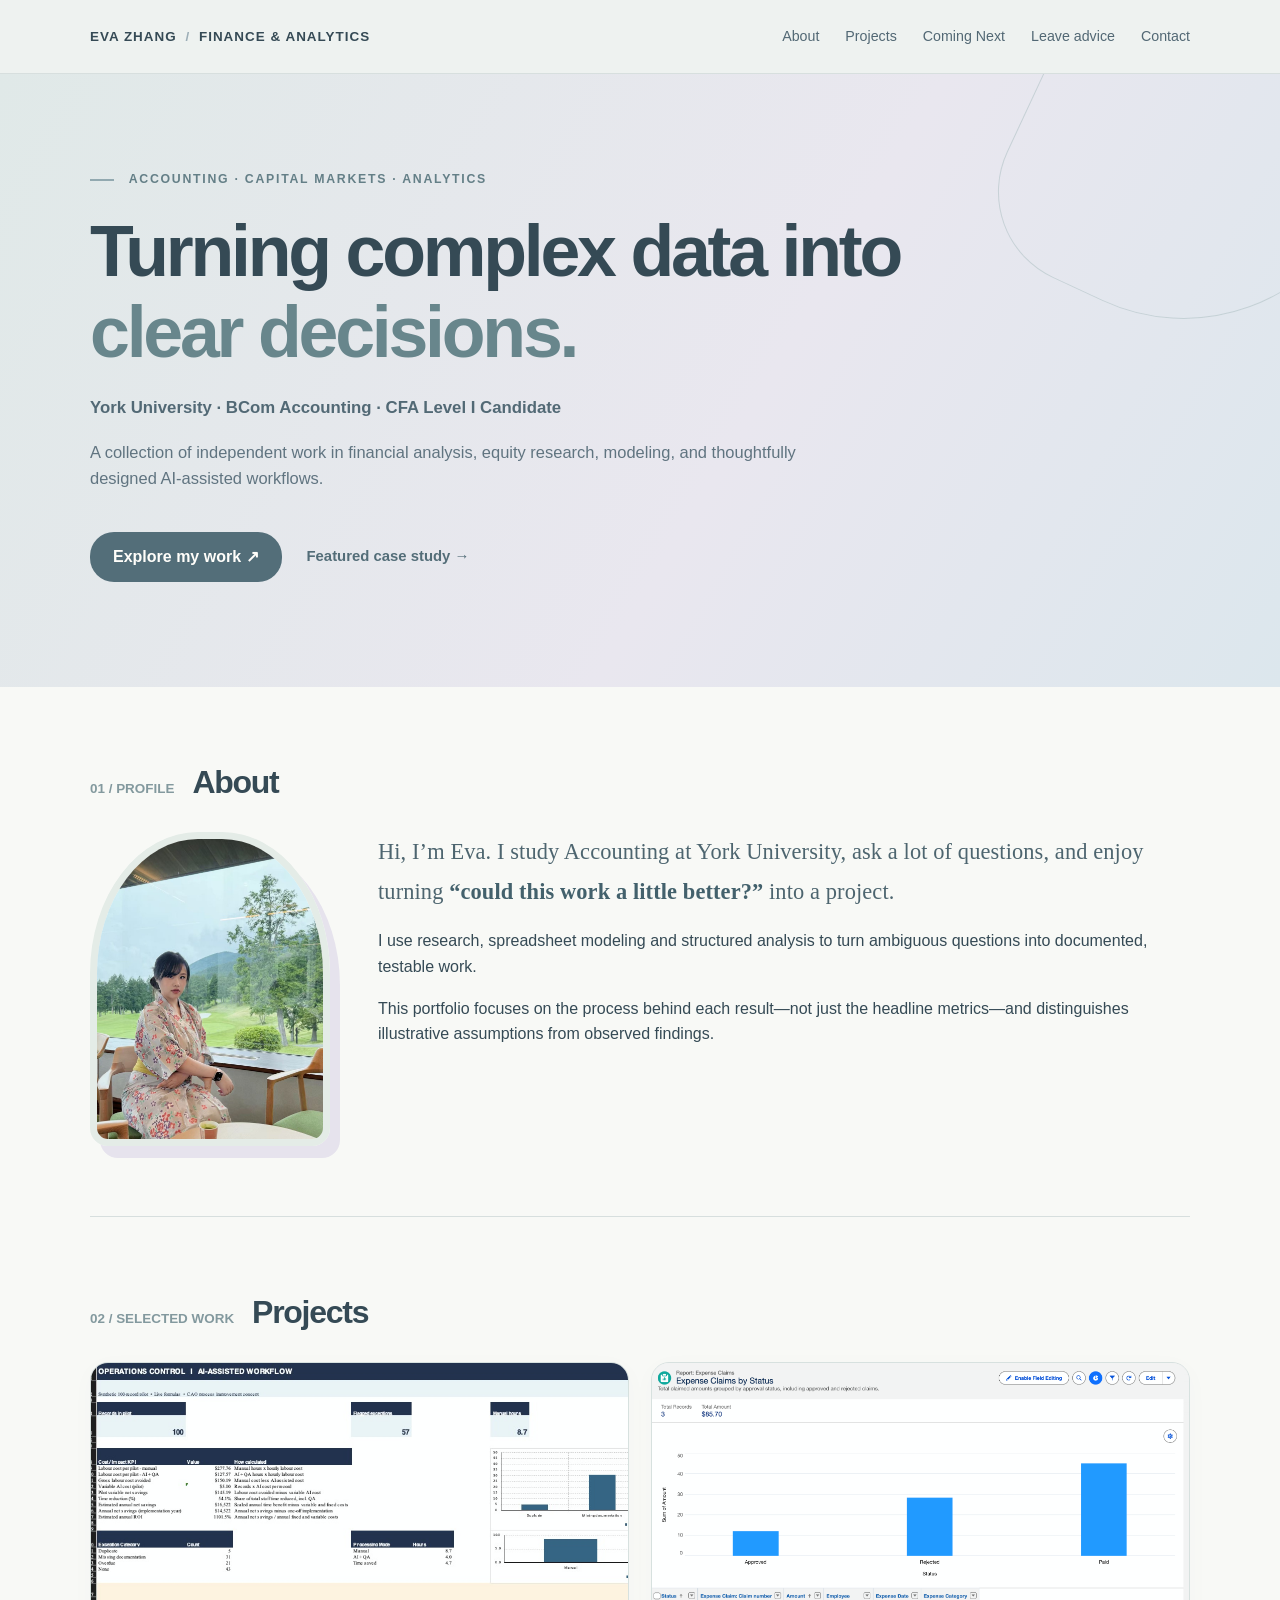
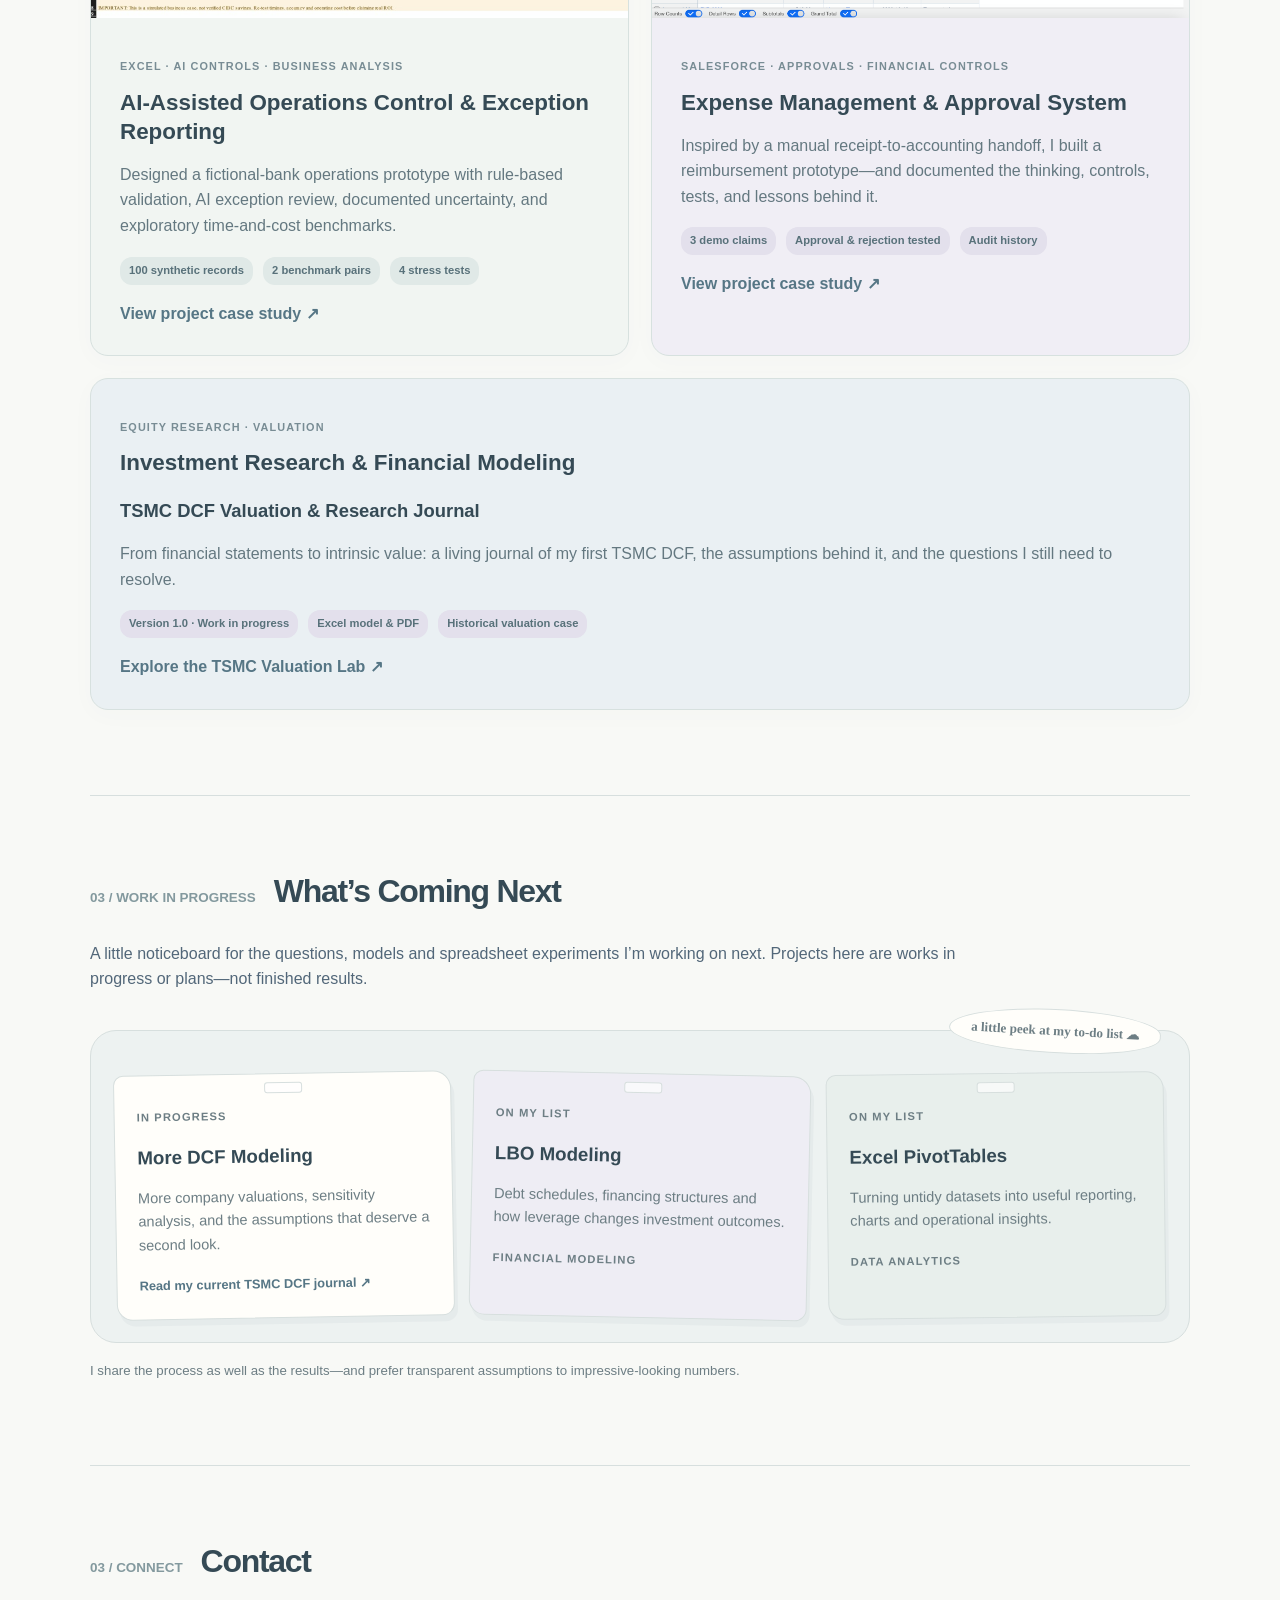
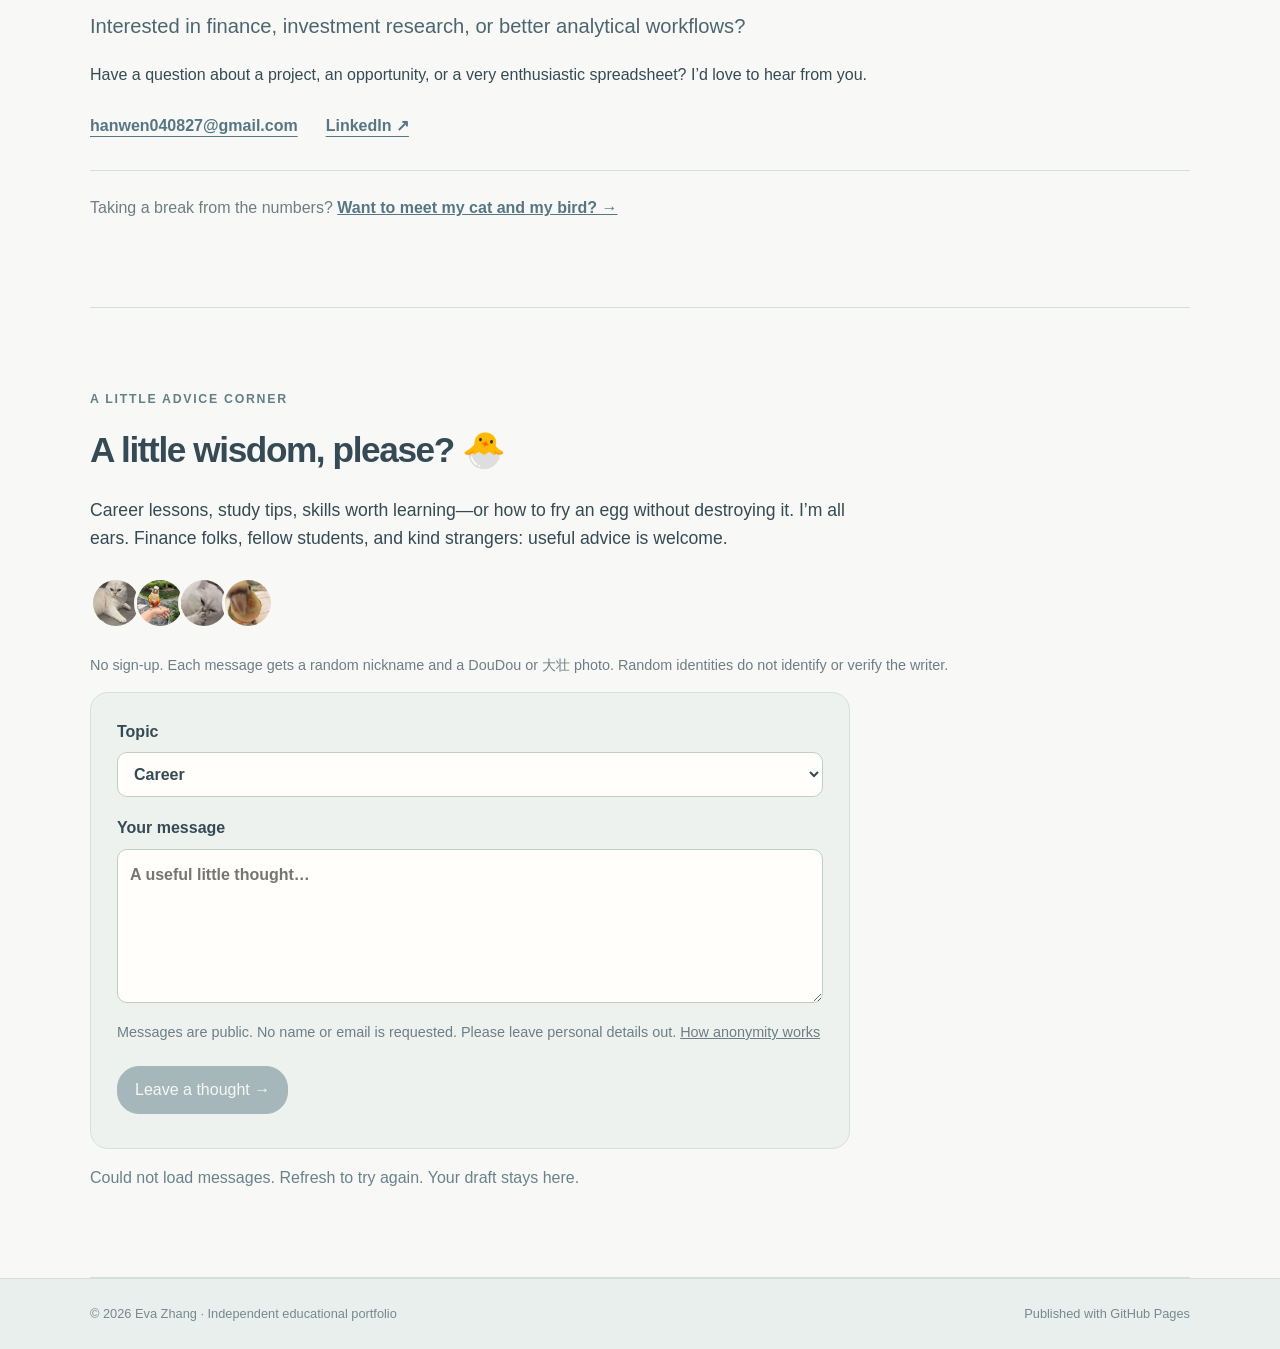
<file: index.html>
<!doctype html>
<html lang="en">
<head>
  <meta charset="utf-8">
  <meta name="viewport" content="width=device-width, initial-scale=1">
  <meta name="description" content="Independent finance, investment research, financial modeling, and AI operations analytics portfolio.">
  <title>Eva Zhang | Finance & Analytics</title>
  <link rel="stylesheet" href="styles.css">
</head>
<body>
<header class="site-header"><nav class="container nav" aria-label="Primary navigation">
  <a class="brand" href="index.html">EVA ZHANG <span class="brand-slash">/</span> FINANCE & ANALYTICS</a>
  <div class="nav-links"><a href="#about">About</a><a href="#projects">Projects</a><a href="#next">Coming Next</a><a href="#wisdom">Leave advice</a><a href="#contact">Contact</a></div>
</nav></header>
<main>
<section class="hero"><div class="container hero-inner">
  <div class="eyebrow"><span class="eyebrow-line"></span> ACCOUNTING · CAPITAL MARKETS · ANALYTICS</div>
  <h1>Turning complex data into <em>clear decisions.</em></h1>
  <p class="hero-sub">York University · BCom Accounting · CFA Level I Candidate</p>
  <p class="hero-detail">A collection of independent work in financial analysis, equity research, modeling, and thoughtfully designed AI-assisted workflows.</p>
  <div class="hero-actions"><a class="primary-link" href="#projects">Explore my work <span aria-hidden="true">↗</span></a><a class="secondary-link" href="operations-control.html">Featured case study →</a></div>
</div></section>
<section class="container section" id="about"><div class="section-heading"><span class="section-number">01 / PROFILE</span><h2>About</h2></div>
  <div class="about-with-photo"><figure class="profile-photo"><img src="assets/eva-portrait.jpg" alt="Eva Zhang seated beside a window overlooking a green landscape" width="900" height="1197" loading="lazy"></figure><div class="about-layout"><p class="lead">Hi, I’m Eva. I study Accounting at York University, ask a lot of questions, and enjoy turning <strong>“could this work a little better?”</strong> into a project.</p>
  <div><p>I use research, spreadsheet modeling and structured analysis to turn ambiguous questions into documented, testable work.</p><p>This portfolio focuses on the process behind each result—not just the headline metrics—and distinguishes illustrative assumptions from observed findings.</p></div></div></div>
</section>
<section class="container section projects-section" id="projects"><div class="section-heading"><span class="section-number">02 / SELECTED WORK</span><h2>Projects</h2></div>
<div class="project-grid">
  <article class="project-card featured">
   <a class="image-link" href="operations-control.html" aria-label="View AI Operations Control case study"><img src="assets/dashboard-overview.jpg" alt="Actual Excel operations-control dashboard showing synthetic case counts, cost assumptions, and exception charts" loading="lazy"></a>
   <div class="card-content"><p class="tag">EXCEL · AI CONTROLS · BUSINESS ANALYSIS</p><h3>AI-Assisted Operations Control & Exception Reporting</h3><p>Designed a fictional-bank operations prototype with rule-based validation, AI exception review, documented uncertainty, and exploratory time-and-cost benchmarks.</p>
     <div class="project-facts"><span>100 synthetic records</span><span>2 benchmark pairs</span><span>4 stress tests</span></div>
     <a class="text-link" href="operations-control.html">View project case study <span aria-hidden="true">↗</span></a></div>
  </article>
  <article class="project-card">
   <a class="image-link" href="expense-management.html" aria-label="View Salesforce expense management case study"><img src="assets/salesforce-report.png" alt="Salesforce expense report showing three demonstration claims totalling $85.70" loading="lazy"></a>
   <div class="card-content"><p class="tag">SALESFORCE · APPROVALS · FINANCIAL CONTROLS</p><h3>Expense Management &amp; Approval System</h3><p>Inspired by a manual receipt-to-accounting handoff, I built a reimbursement prototype—and documented the thinking, controls, tests, and lessons behind it.</p><div class="project-facts"><span>3 demo claims</span><span>Approval &amp; rejection tested</span><span>Audit history</span></div><a class="text-link" href="expense-management.html">View project case study ↗</a></div>
  </article>
  <article class="project-card future" id="investment-research"><div class="card-content"><p class="tag">EQUITY RESEARCH · VALUATION</p><h3>Investment Research &amp; Financial Modeling</h3><h4 style="font-size:1.15rem;margin:18px 0 8px">TSMC DCF Valuation &amp; Research Journal</h4><p>From financial statements to intrinsic value: a living journal of my first TSMC DCF, the assumptions behind it, and the questions I still need to resolve.</p><div class="project-facts"><span>Version 1.0 · Work in progress</span><span>Excel model &amp; PDF</span><span>Historical valuation case</span></div><a class="text-link" href="tsmc-dcf.html">Explore the TSMC Valuation Lab ↗</a></div></article>
</div></section>
<section class="container section upcoming-board-section" id="next">
  <div class="section-heading"><span class="section-number">03 / WORK IN PROGRESS</span><h2>What’s Coming Next</h2></div>
  <p class="section-intro">A little noticeboard for the questions, models and spreadsheet experiments I’m working on next. Projects here are works in progress or plans—not finished results.</p>
  <div class="upcoming-noticeboard">
    <div class="upcoming-cloud" aria-hidden="true">a little peek at my to-do list ☁</div>
    <div class="upcoming-notes">
      <article class="upcoming-note"><span class="upcoming-state">IN PROGRESS</span><h3>More DCF Modeling</h3><p>More company valuations, sensitivity analysis, and the assumptions that deserve a second look.</p><a href="tsmc-dcf.html">Read my current TSMC DCF journal ↗</a></article>
      <article class="upcoming-note"><span class="upcoming-state">ON MY LIST</span><h3>LBO Modeling</h3><p>Debt schedules, financing structures and how leverage changes investment outcomes.</p><span class="upcoming-topic">FINANCIAL MODELING</span></article>
      <article class="upcoming-note"><span class="upcoming-state">ON MY LIST</span><h3>Excel PivotTables</h3><p>Turning untidy datasets into useful reporting, charts and operational insights.</p><span class="upcoming-topic">DATA ANALYTICS</span></article>
    </div>
  </div>
  <p class="upcoming-footnote">I share the process as well as the results—and prefer transparent assumptions to impressive-looking numbers.</p>
</section>
<section id="contact" class="container section contact"><div class="section-heading"><span class="section-number">03 / CONNECT</span><h2>Contact</h2></div><p class="lead contact-lead">Interested in finance, investment research, or better analytical workflows?</p><p>Have a question about a project, an opportunity, or a very enthusiastic spreadsheet? I’d love to hear from you.</p><div class="contact-links"><a href="mailto:hanwen040827@gmail.com">hanwen040827@gmail.com</a><a href="https://www.linkedin.com/in/eva-zhang3124/" target="_blank" rel="noopener noreferrer">LinkedIn ↗</a></div><p class="pet-invite">Taking a break from the numbers? <a href="the-team.html">Want to meet my cat and my bird? →</a></p></section>
<section class="container section discussion" id="wisdom" data-thread="wisdom"><p class="tag">A LITTLE ADVICE CORNER</p><h2>A little wisdom, please? 🐣</h2><p class="discussion-intro">Career lessons, study tips, skills worth learning—or how to fry an egg without destroying it. I’m all ears. Finance folks, fellow students, and kind strangers: useful advice is welcome.</p><div class="avatar-strip" aria-label="Some of your randomly assigned photo avatars"><img src="assets/avatars/pet-2.jpg" alt="DouDou"><img src="assets/avatars/pet-1.jpg" alt="大壮"><img src="assets/avatars/pet-0.jpg" alt="DouDou"><img src="assets/avatars/pet-5.jpg" alt="大壮"></div><p class="muted">No sign-up. Each message gets a random nickname and a DouDou or 大壮 photo. Random identities do not identify or verify the writer.</p><form class="comment-form"><label>Topic<select name="category"><option>Career</option><option>Study</option><option>Skills</option><option>Life</option><option>Eggs &amp; other wisdom</option></select></label><label>Your message<textarea name="body" required minlength="2" maxlength="2000" rows="5" placeholder="A useful little thought…" aria-describedby="wisdom-privacy"></textarea></label><label class="comment-trap" aria-hidden="true">Leave empty<input name="website" tabindex="-1" autocomplete="off"></label><p class="muted" id="wisdom-privacy">Messages are public. No name or email is requested. Please leave personal details out. <a href="comment-privacy.html">How anonymity works</a></p><button type="submit" class="comment-button" disabled>Leave a thought →</button></form><p class="comment-status" role="status" aria-live="polite">Connecting to the message board…</p><div class="comment-list"></div><button class="comment-more" type="button" hidden>Older messages ↓</button><noscript>Please enable JavaScript to use the message board.</noscript></section></main><footer class="footer"><div class="container footer-inner"><span>© 2026 Eva Zhang · Independent educational portfolio</span><span>Published with GitHub Pages</span></div></footer>
<script src="comments-config.js"></script><script src="comments.js" defer></script></body></html>
</file>
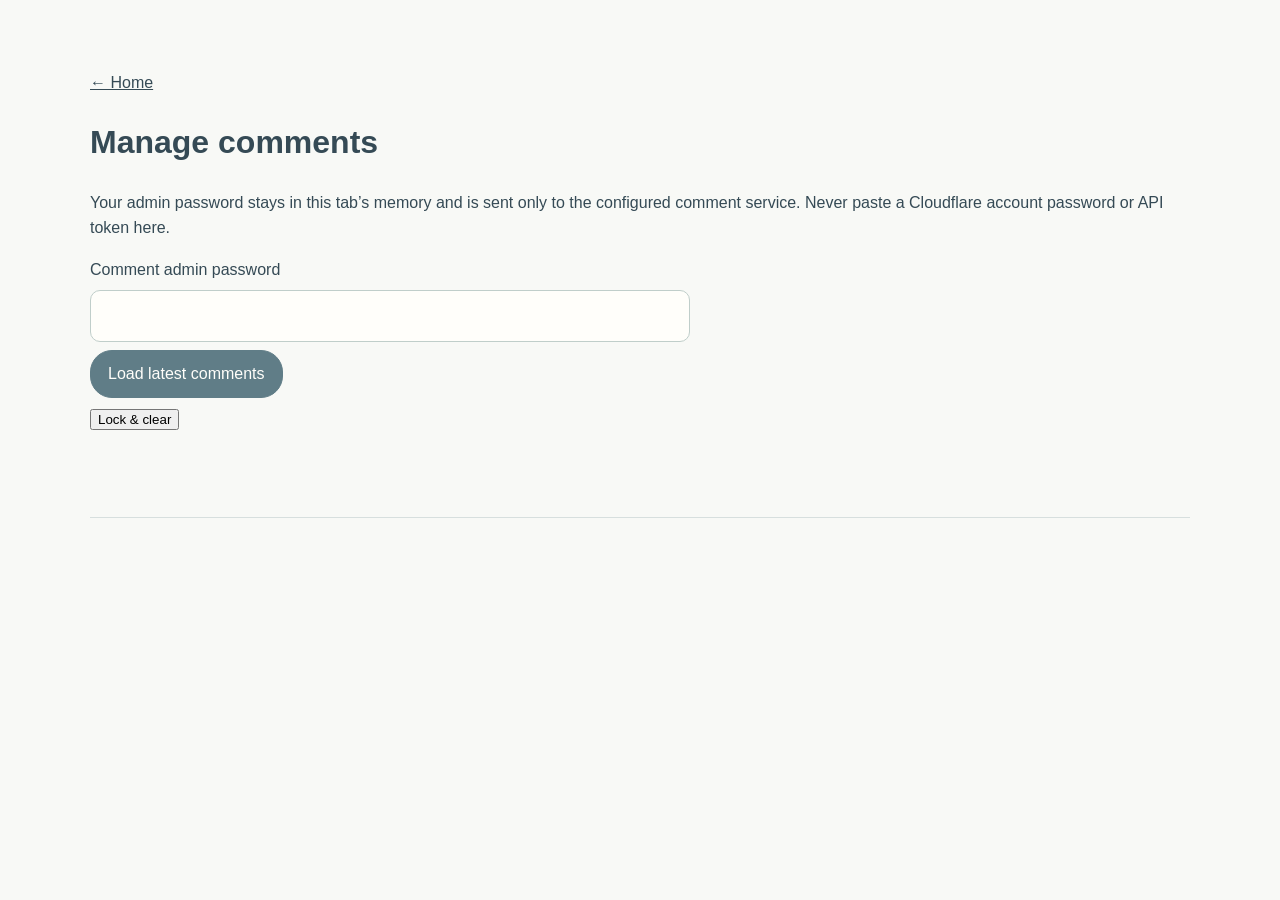
<file: comment-admin.html>
<!doctype html><html lang="en"><head><meta charset="utf-8"><meta name="viewport" content="width=device-width,initial-scale=1"><meta name="robots" content="noindex,nofollow"><title>Manage comments | Eva Zhang</title><link rel="stylesheet" href="styles.css"></head><body><main class="container section"><a href="index.html">← Home</a><h1>Manage comments</h1><p>Your admin password stays in this tab’s memory and is sent only to the configured comment service. Never paste a Cloudflare account password or API token here.</p><form id="admin-login"><label>Comment admin password <input type="password" required autocomplete="off" id="admin-token"></label><button class="comment-button">Load latest comments</button></form><button id="lock" type="button">Lock &amp; clear</button><p role="status" id="admin-status"></p><div id="admin-list"></div></main><script src="comments-config.js"></script><script src="comments.js"></script><script src="comment-admin.js"></script></body></html>
</file>
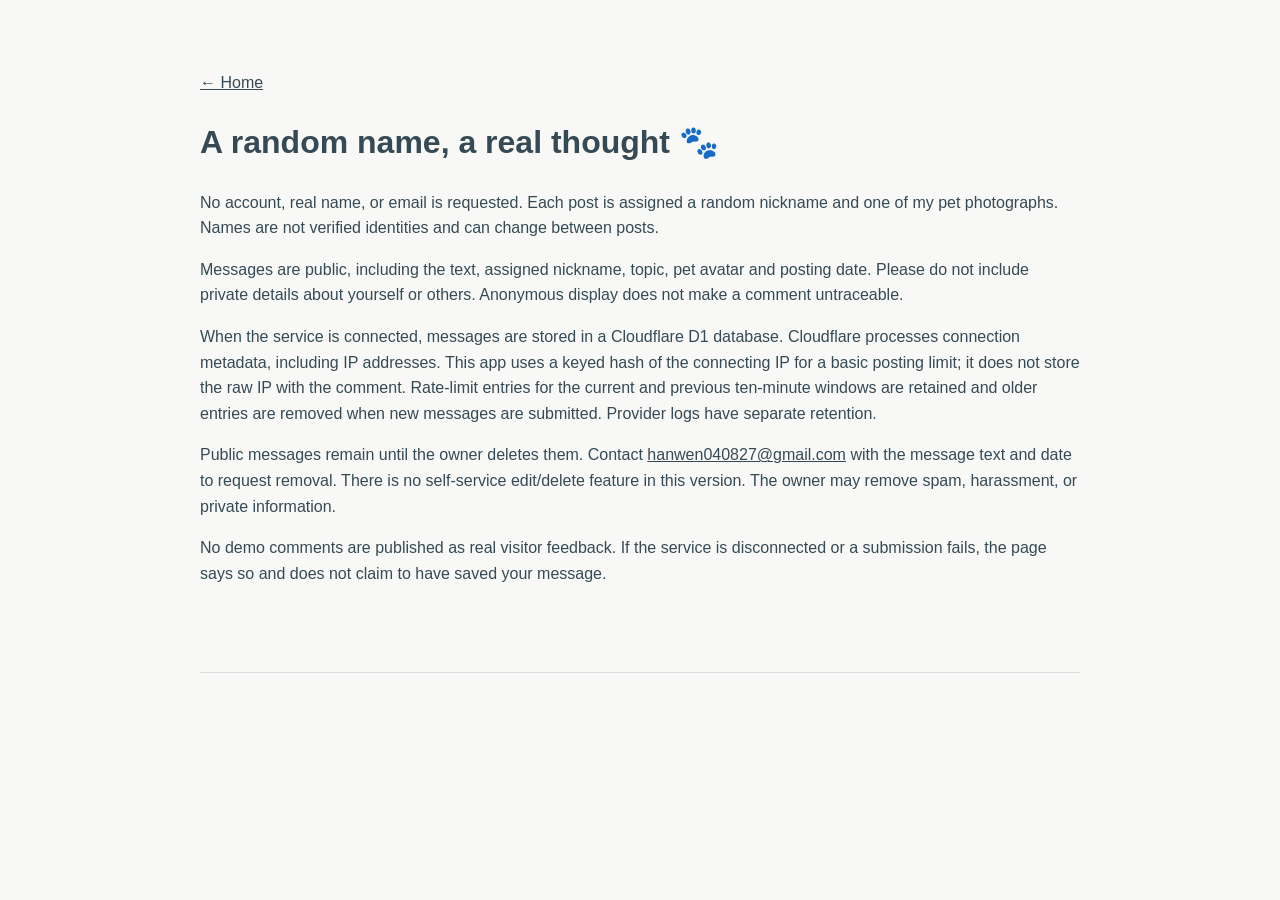
<file: comment-privacy.html>
<!doctype html><html lang="en"><head><meta charset="utf-8"><meta name="viewport" content="width=device-width,initial-scale=1"><title>About anonymous messages | Eva Zhang</title><link rel="stylesheet" href="styles.css"></head><body><main class="container section narrow"><a href="index.html">← Home</a><h1>A random name, a real thought 🐾</h1><p>No account, real name, or email is requested. Each post is assigned a random nickname and one of my pet photographs. Names are not verified identities and can change between posts.</p><p>Messages are public, including the text, assigned nickname, topic, pet avatar and posting date. Please do not include private details about yourself or others. Anonymous display does not make a comment untraceable.</p><p>When the service is connected, messages are stored in a Cloudflare D1 database. Cloudflare processes connection metadata, including IP addresses. This app uses a keyed hash of the connecting IP for a basic posting limit; it does not store the raw IP with the comment. Rate-limit entries for the current and previous ten-minute windows are retained and older entries are removed when new messages are submitted. Provider logs have separate retention.</p><p>Public messages remain until the owner deletes them. Contact <a href="mailto:hanwen040827@gmail.com">hanwen040827@gmail.com</a> with the message text and date to request removal. There is no self-service edit/delete feature in this version. The owner may remove spam, harassment, or private information.</p><p>No demo comments are published as real visitor feedback. If the service is disconnected or a submission fails, the page says so and does not claim to have saved your message.</p></main></body></html>
</file>
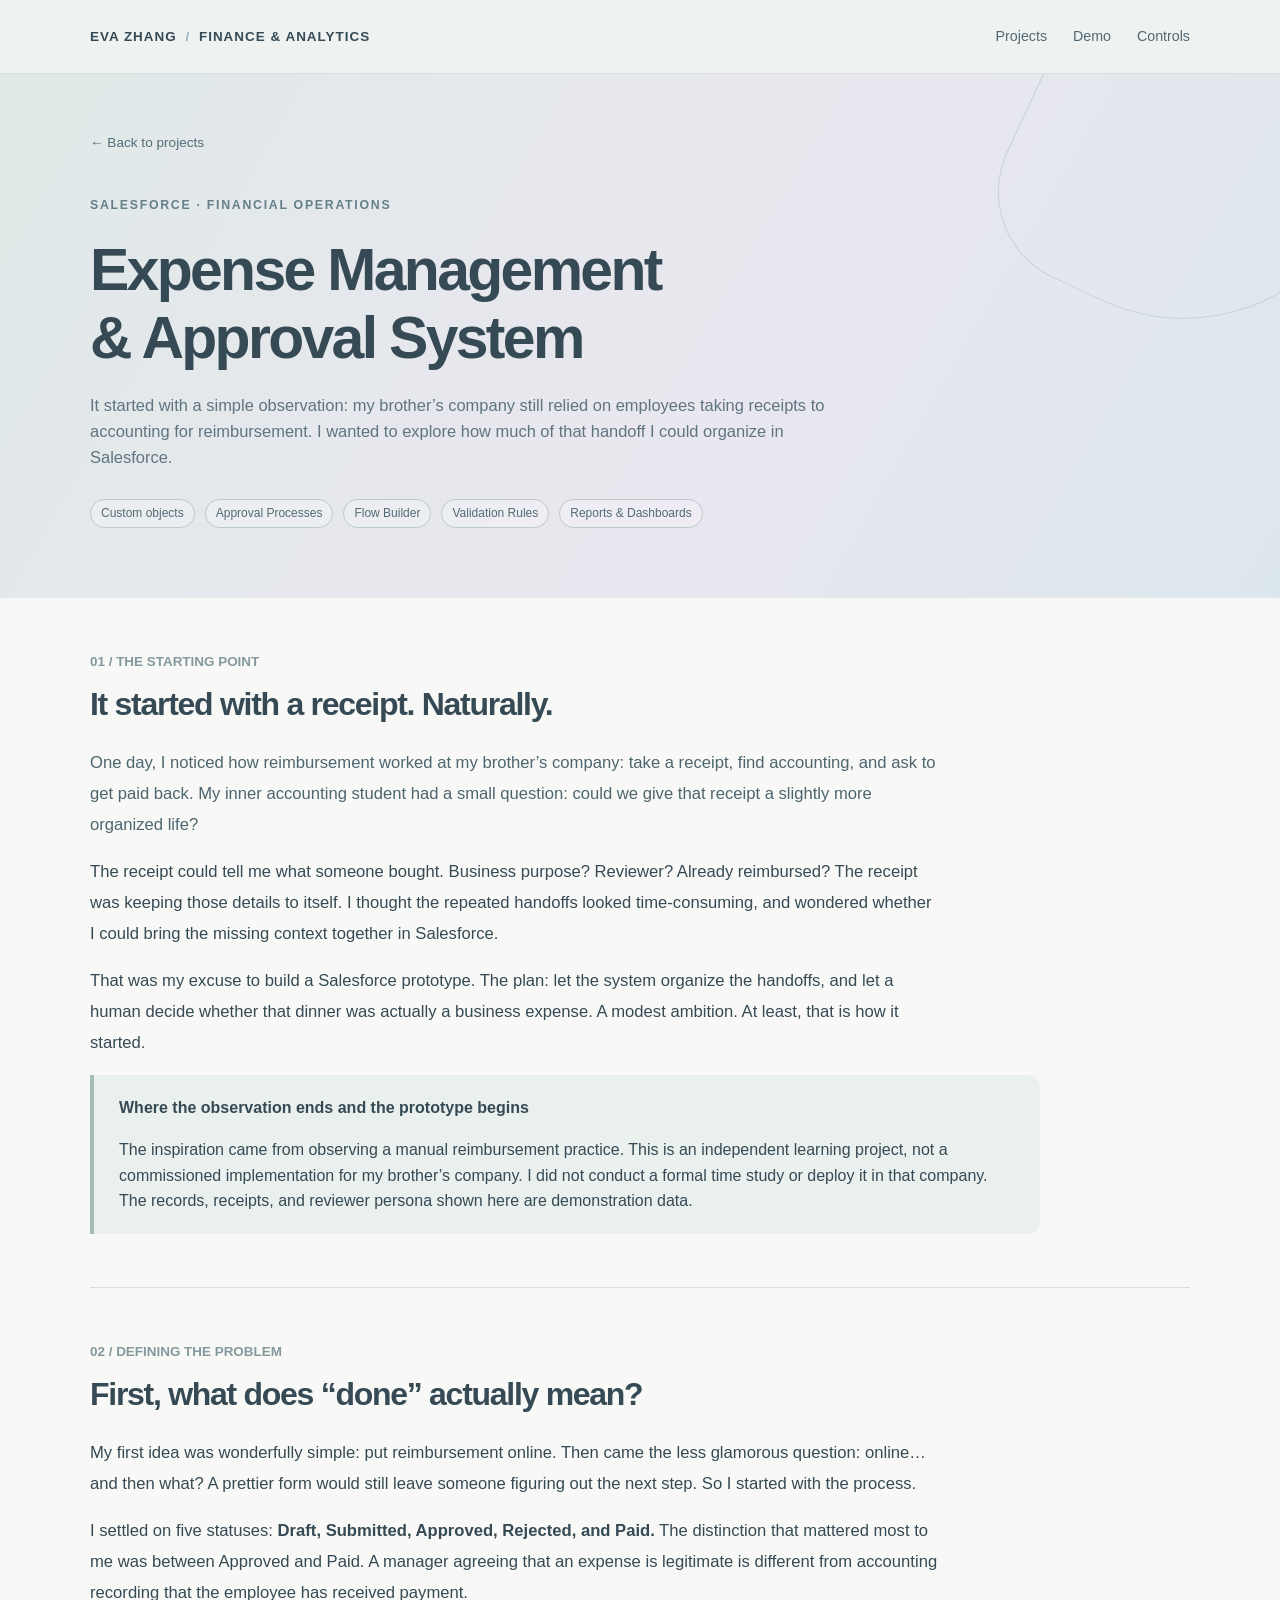
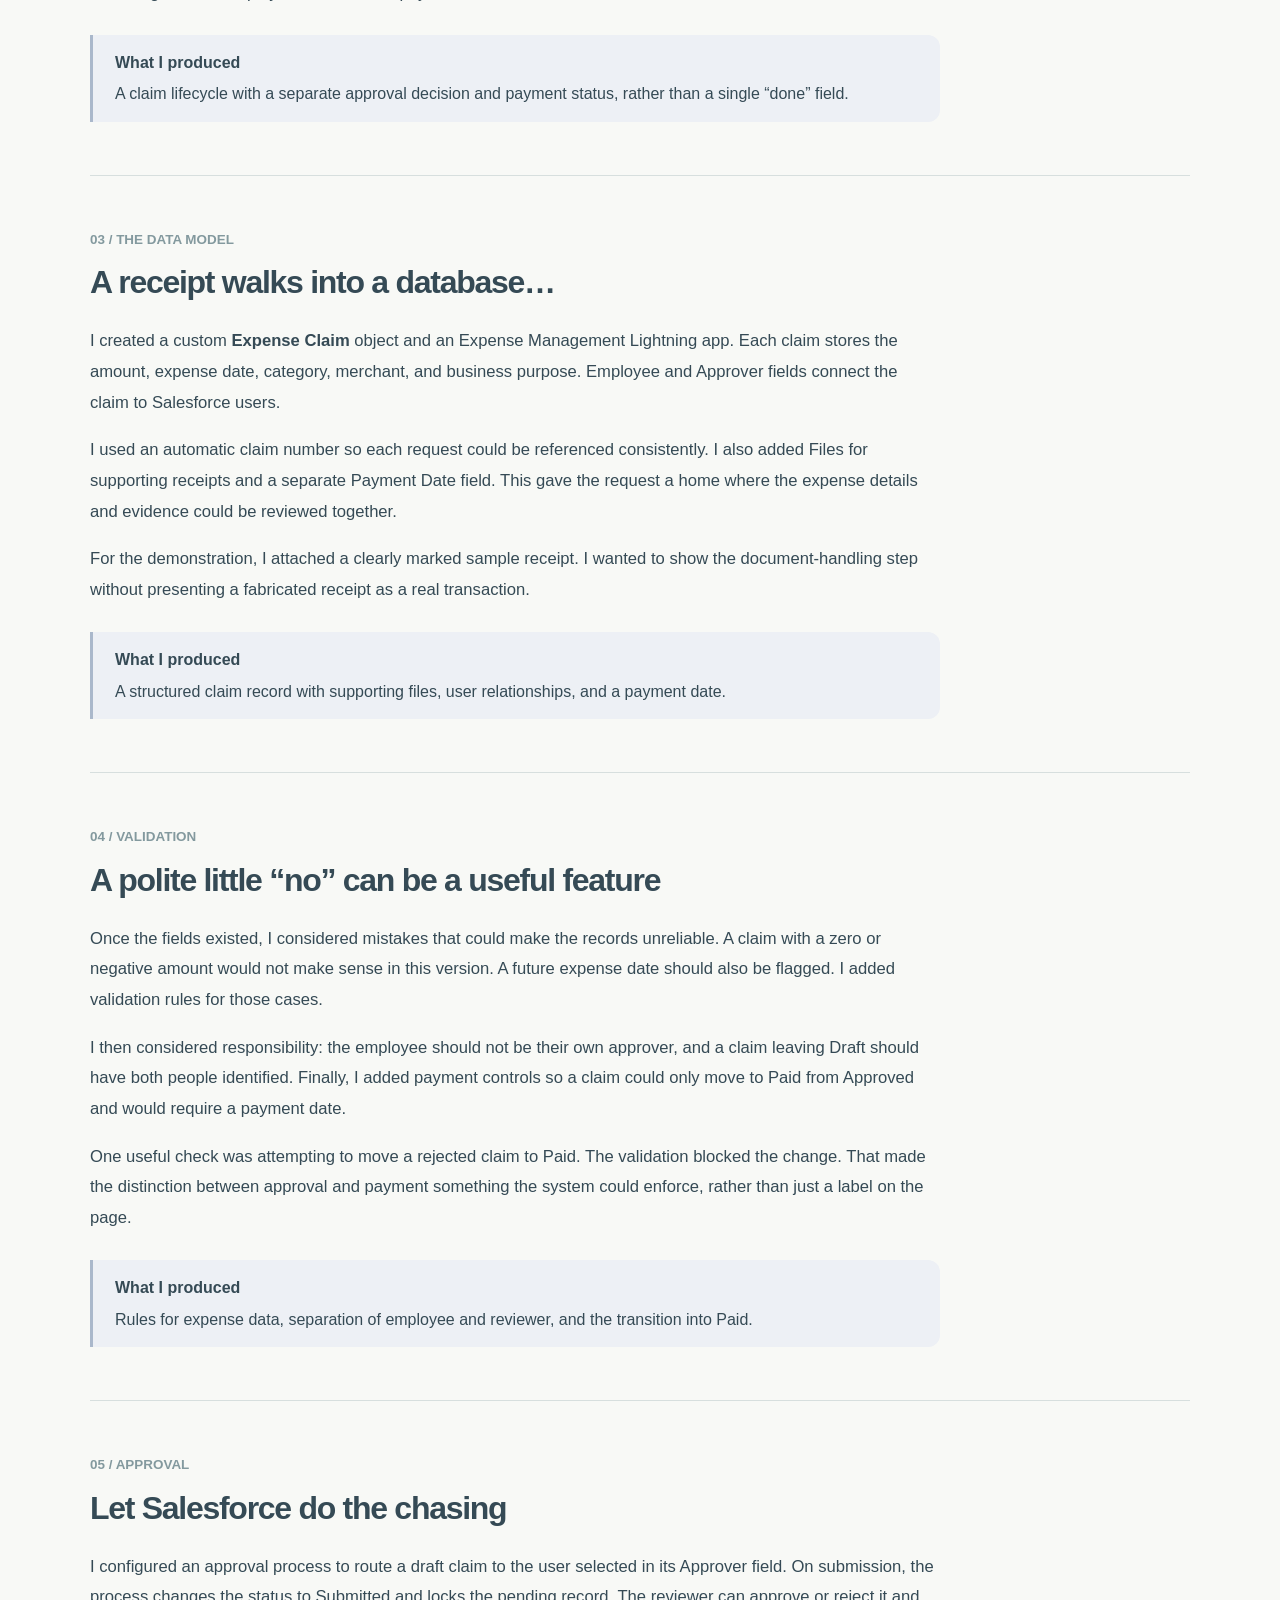
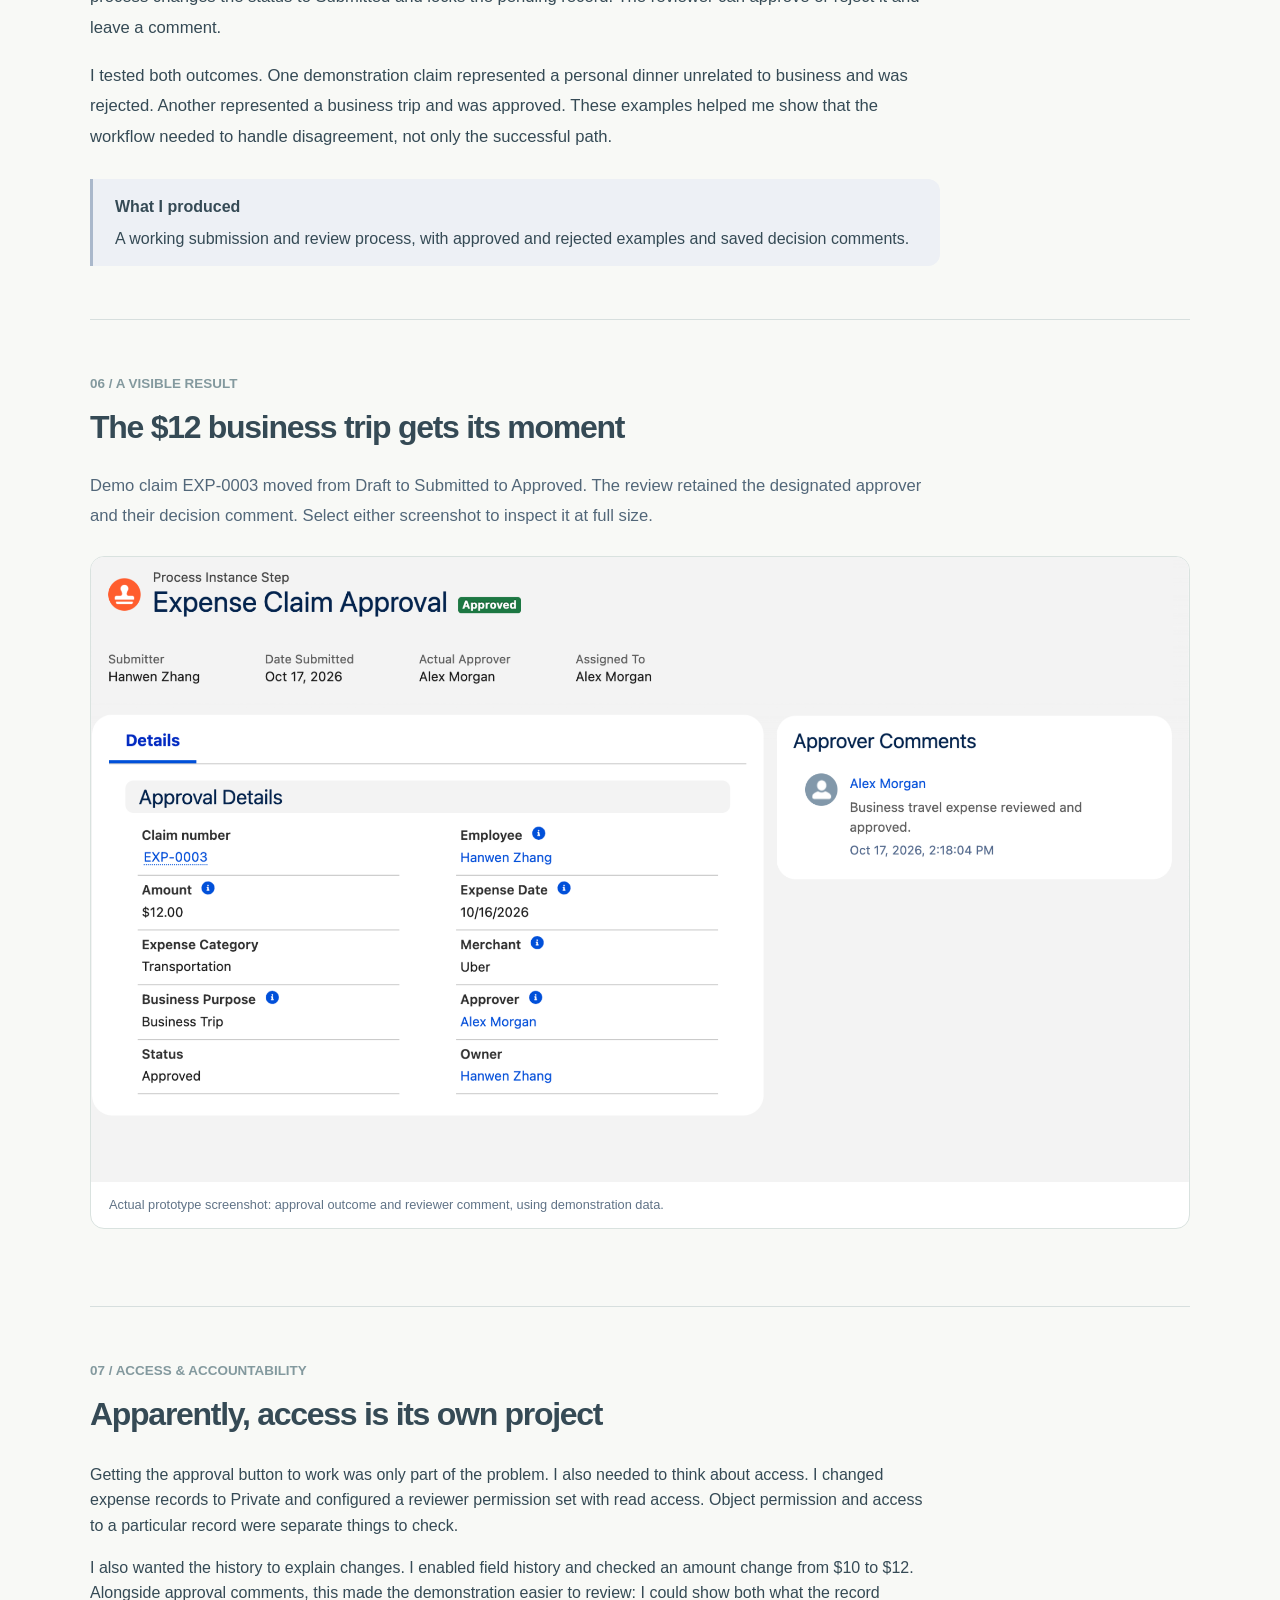
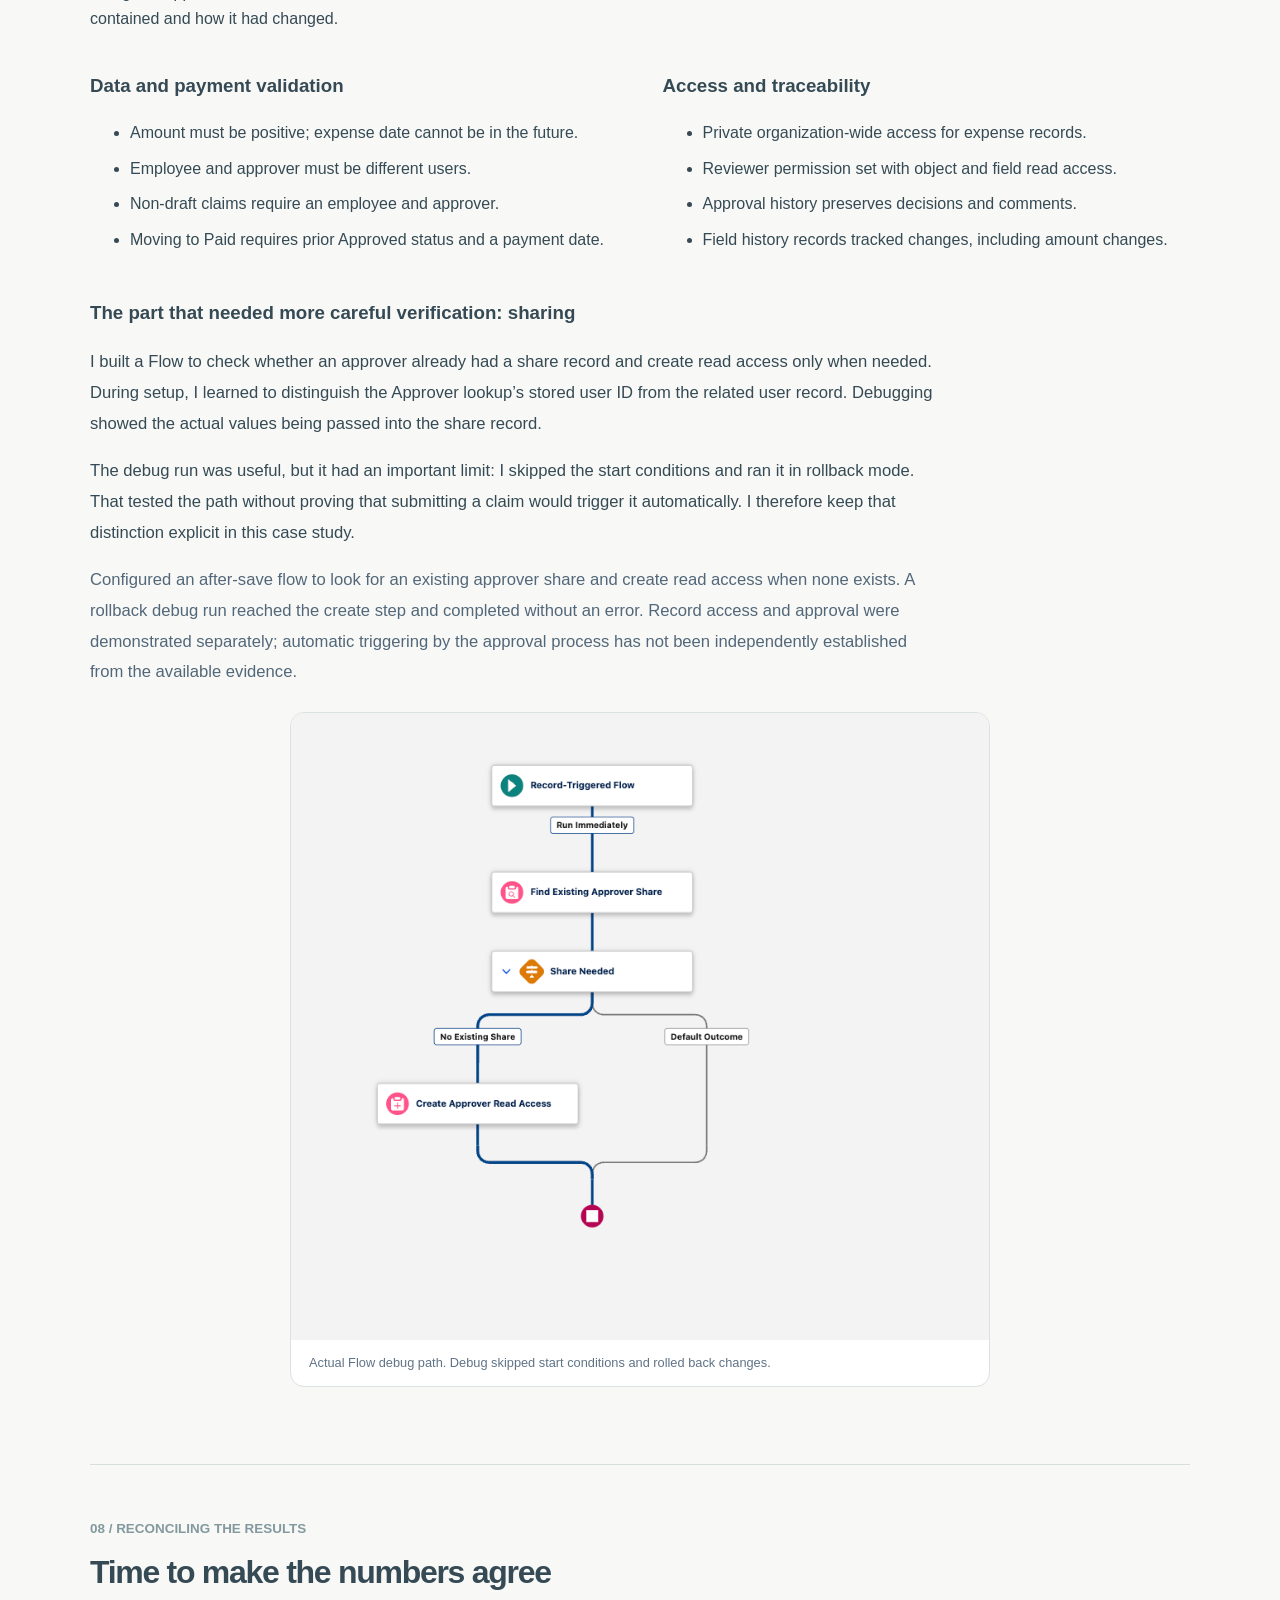
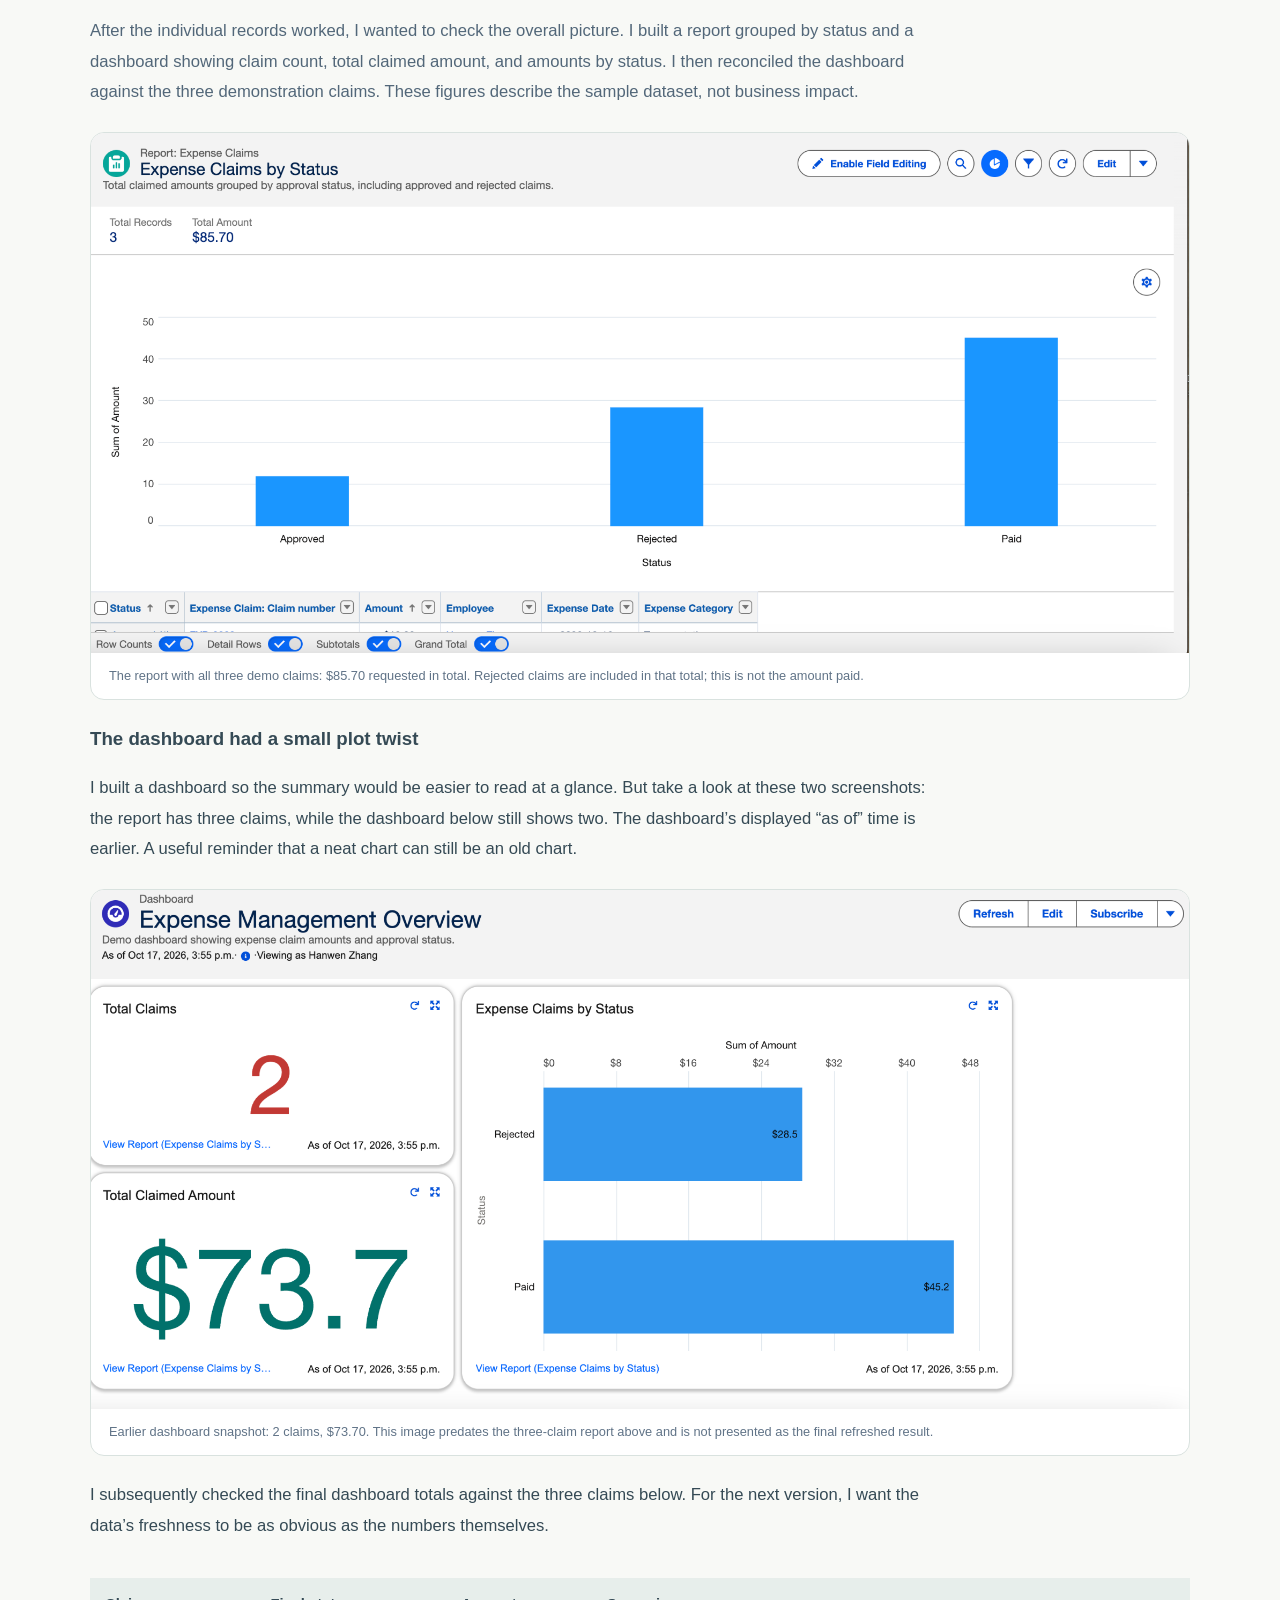
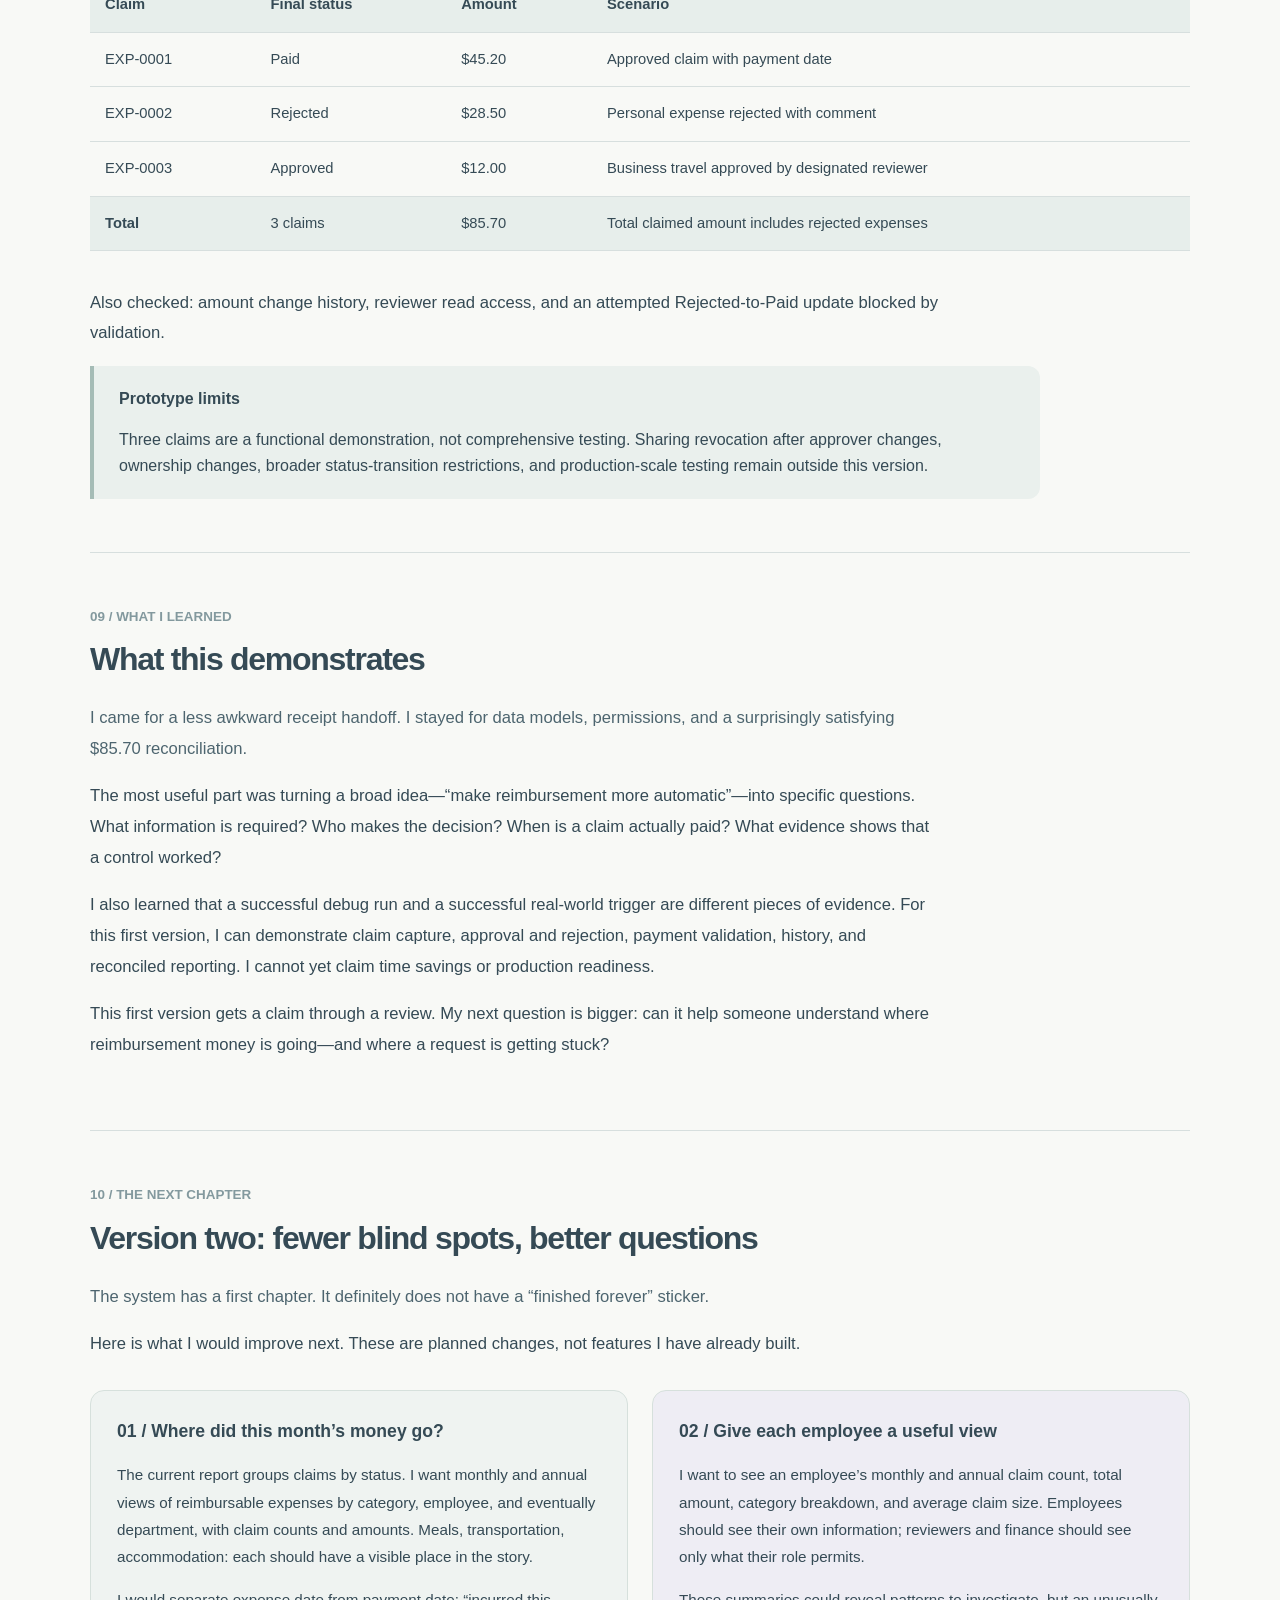
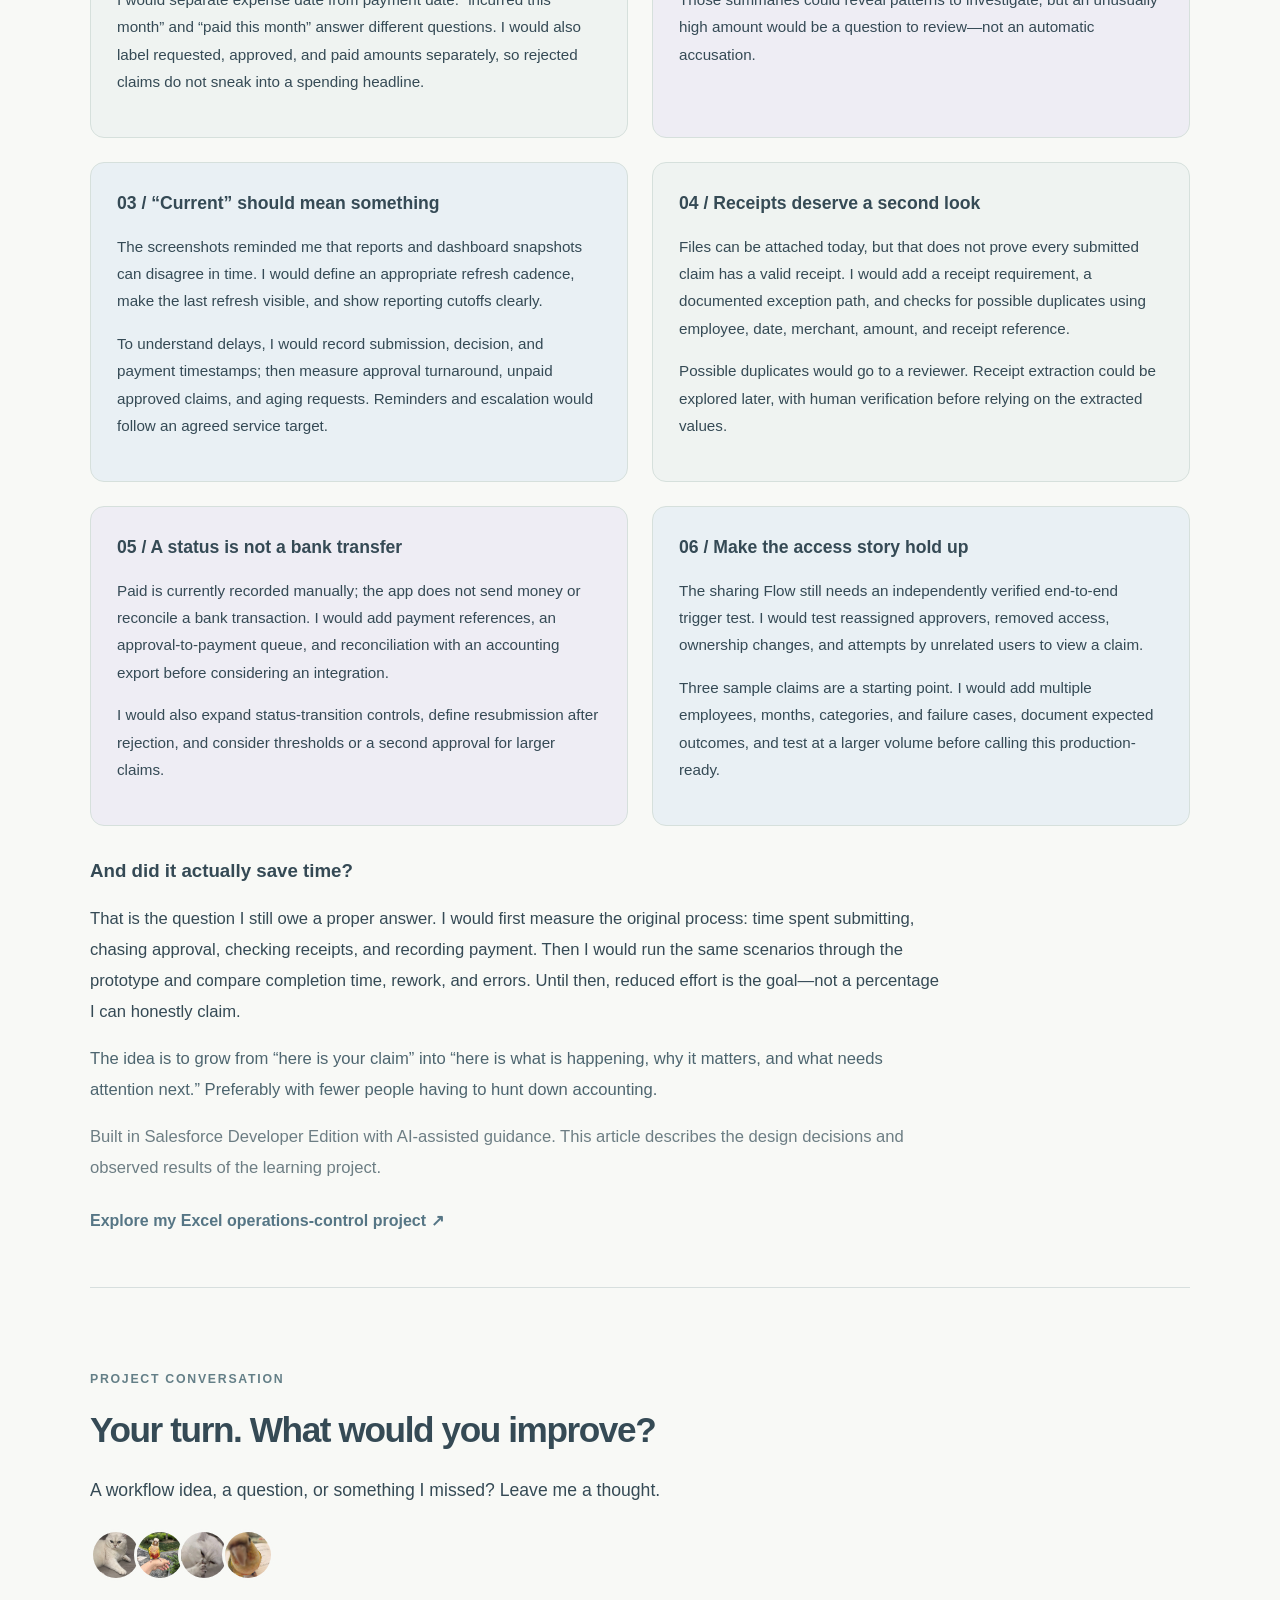
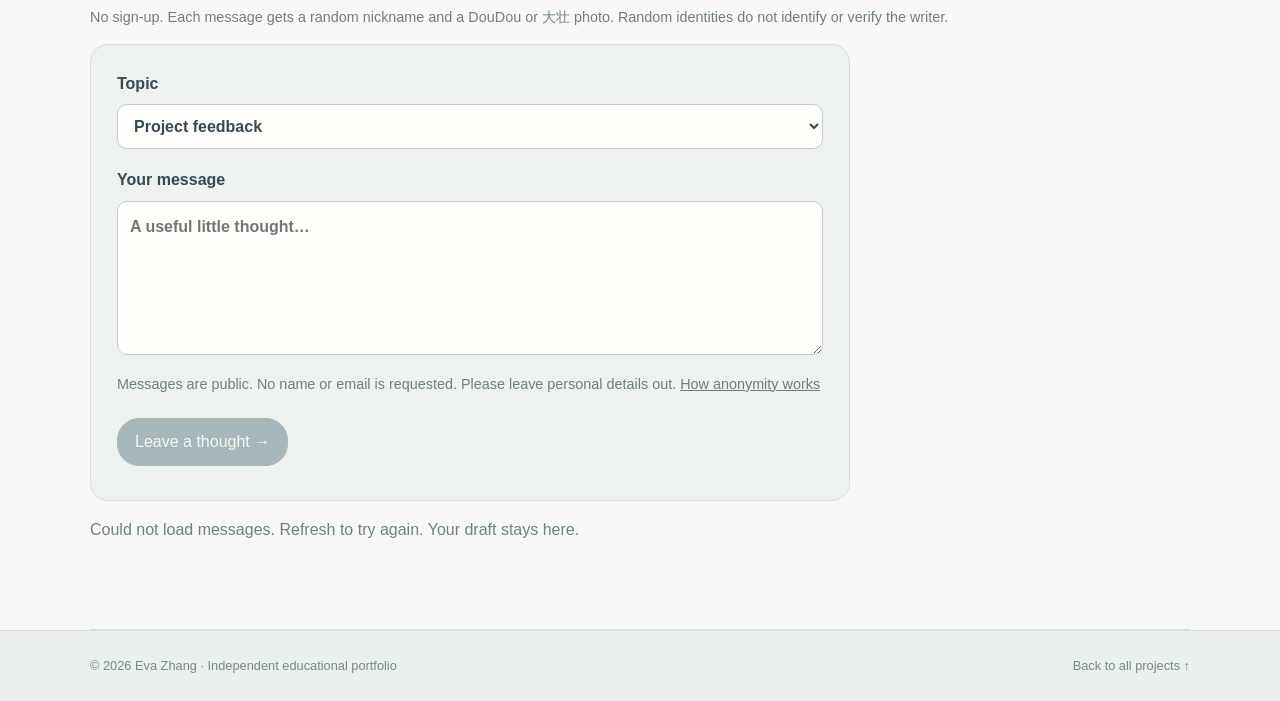
<file: expense-management.html>
<!doctype html>
<html lang="en"><head><meta charset="utf-8"><meta name="viewport" content="width=device-width, initial-scale=1"><meta name="description" content="A Salesforce expense reimbursement portfolio prototype demonstrating approvals, validation, access configuration and financial reporting."><title>Salesforce Expense Management | Eva Zhang</title><link rel="stylesheet" href="styles.css"></head>
<body><header class="site-header"><nav class="container nav" aria-label="Primary navigation"><a class="brand" href="index.html">EVA ZHANG <span class="brand-slash">/</span> FINANCE &amp; ANALYTICS</a><div class="nav-links"><a href="index.html#projects">Projects</a><a href="#evidence">Demo</a><a href="#controls">Controls</a></div></nav></header>
<main><section class="case-hero"><div class="container"><a class="back-link" href="index.html#projects">← Back to projects</a><div class="eyebrow">SALESFORCE · FINANCIAL OPERATIONS</div><h1>Expense Management<br>&amp; Approval System</h1><p class="hero-detail">It started with a simple observation: my brother’s company still relied on employees taking receipts to accounting for reimbursement. I wanted to explore how much of that handoff I could organize in Salesforce.</p><div class="case-tags"><span>Custom objects</span><span>Approval Processes</span><span>Flow Builder</span><span>Validation Rules</span><span>Reports &amp; Dashboards</span></div></div></section>
<article class="project-story"><section class="container section case-section"><div class="section-heading"><span class="section-number">01 / THE STARTING POINT</span><h2>It started with a receipt. Naturally.</h2></div><p class="lead">One day, I noticed how reimbursement worked at my brother’s company: take a receipt, find accounting, and ask to get paid back. My inner accounting student had a small question: could we give that receipt a slightly more organized life?</p><p>The receipt could tell me what someone bought. Business purpose? Reviewer? Already reimbursed? The receipt was keeping those details to itself. I thought the repeated handoffs looked time-consuming, and wondered whether I could bring the missing context together in Salesforce.</p><p>That was my excuse to build a Salesforce prototype. The plan: let the system organize the handoffs, and let a human decide whether that dinner was actually a business expense. A modest ambition. At least, that is how it started.</p><div class="notice"><strong>Where the observation ends and the prototype begins</strong><p>The inspiration came from observing a manual reimbursement practice. This is an independent learning project, not a commissioned implementation for my brother’s company. I did not conduct a formal time study or deploy it in that company. The records, receipts, and reviewer persona shown here are demonstration data.</p></div></section>
<section class="container section case-section"><div class="section-heading"><span class="section-number">02 / DEFINING THE PROBLEM</span><h2>First, what does “done” actually mean?</h2></div><p>My first idea was wonderfully simple: put reimbursement online. Then came the less glamorous question: online… and then what? A prettier form would still leave someone figuring out the next step. So I started with the process.</p><p>I settled on five statuses: <strong>Draft, Submitted, Approved, Rejected, and Paid.</strong> The distinction that mattered most to me was between Approved and Paid. A manager agreeing that an expense is legitimate is different from accounting recording that the employee has received payment.</p><div class="story-outcome"><strong>What I produced</strong><p>A claim lifecycle with a separate approval decision and payment status, rather than a single “done” field.</p></div></section>
<section class="container section case-section"><div class="section-heading"><span class="section-number">03 / THE DATA MODEL</span><h2>A receipt walks into a database…</h2></div><p>I created a custom <strong>Expense Claim</strong> object and an Expense Management Lightning app. Each claim stores the amount, expense date, category, merchant, and business purpose. Employee and Approver fields connect the claim to Salesforce users.</p><p>I used an automatic claim number so each request could be referenced consistently. I also added Files for supporting receipts and a separate Payment Date field. This gave the request a home where the expense details and evidence could be reviewed together.</p><p>For the demonstration, I attached a clearly marked sample receipt. I wanted to show the document-handling step without presenting a fabricated receipt as a real transaction.</p><div class="story-outcome"><strong>What I produced</strong><p>A structured claim record with supporting files, user relationships, and a payment date.</p></div></section>
<section class="container section case-section"><div class="section-heading"><span class="section-number">04 / VALIDATION</span><h2>A polite little “no” can be a useful feature</h2></div><p>Once the fields existed, I considered mistakes that could make the records unreliable. A claim with a zero or negative amount would not make sense in this version. A future expense date should also be flagged. I added validation rules for those cases.</p><p>I then considered responsibility: the employee should not be their own approver, and a claim leaving Draft should have both people identified. Finally, I added payment controls so a claim could only move to Paid from Approved and would require a payment date.</p><p>One useful check was attempting to move a rejected claim to Paid. The validation blocked the change. That made the distinction between approval and payment something the system could enforce, rather than just a label on the page.</p><div class="story-outcome"><strong>What I produced</strong><p>Rules for expense data, separation of employee and reviewer, and the transition into Paid.</p></div></section>
<section class="container section case-section"><div class="section-heading"><span class="section-number">05 / APPROVAL</span><h2>Let Salesforce do the chasing</h2></div><p>I configured an approval process to route a draft claim to the user selected in its Approver field. On submission, the process changes the status to Submitted and locks the pending record. The reviewer can approve or reject it and leave a comment.</p><p>I tested both outcomes. One demonstration claim represented a personal dinner unrelated to business and was rejected. Another represented a business trip and was approved. These examples helped me show that the workflow needed to handle disagreement, not only the successful path.</p><div class="story-outcome"><strong>What I produced</strong><p>A working submission and review process, with approved and rejected examples and saved decision comments.</p></div></section>
<section id="evidence" class="container section case-section"><div class="section-heading"><span class="section-number">06 / A VISIBLE RESULT</span><h2>The $12 business trip gets its moment</h2></div><p class="section-intro">Demo claim EXP-0003 moved from Draft to Submitted to Approved. The review retained the designated approver and their decision comment. Select either screenshot to inspect it at full size.</p><figure class="dashboard-figure"><a href="assets/salesforce-approved.png"><img src="assets/salesforce-approved.png" alt="EXP-0003 approved: twelve-dollar Uber business trip, Alex Morgan reviewer, and saved approval comment" loading="lazy"></a><figcaption>Actual prototype screenshot: approval outcome and reviewer comment, using demonstration data.</figcaption></figure></section>
<section id="controls" class="container section case-section"><div class="section-heading"><span class="section-number">07 / ACCESS &amp; ACCOUNTABILITY</span><h2>Apparently, access is its own project</h2><div class="story-prose"><p>Getting the approval button to work was only part of the problem. I also needed to think about access. I changed expense records to Private and configured a reviewer permission set with read access. Object permission and access to a particular record were separate things to check.</p><p>I also wanted the history to explain changes. I enabled field history and checked an amount change from $10 to $12. Alongside approval comments, this made the demonstration easier to review: I could show both what the record contained and how it had changed.</p></div></div><div class="control-grid"><div><h3>Data and payment validation</h3><ul><li>Amount must be positive; expense date cannot be in the future.</li><li>Employee and approver must be different users.</li><li>Non-draft claims require an employee and approver.</li><li>Moving to Paid requires prior Approved status and a payment date.</li></ul></div><div><h3>Access and traceability</h3><ul><li>Private organization-wide access for expense records.</li><li>Reviewer permission set with object and field read access.</li><li>Approval history preserves decisions and comments.</li><li>Field history records tracked changes, including amount changes.</li></ul></div></div><h3>The part that needed more careful verification: sharing</h3><p>I built a Flow to check whether an approver already had a share record and create read access only when needed. During setup, I learned to distinguish the Approver lookup’s stored user ID from the related user record. Debugging showed the actual values being passed into the share record.</p><p>The debug run was useful, but it had an important limit: I skipped the start conditions and ran it in rollback mode. That tested the path without proving that submitting a claim would trigger it automatically. I therefore keep that distinction explicit in this case study.</p><p class="section-intro">Configured an after-save flow to look for an existing approver share and create read access when none exists. A rollback debug run reached the create step and completed without an error. Record access and approval were demonstrated separately; automatic triggering by the approval process has not been independently established from the available evidence.</p><figure class="dashboard-figure flow-figure"><a href="assets/salesforce-sharing-flow.png"><img src="assets/salesforce-sharing-flow.png" alt="Flow diagram: find existing approver share, decide whether sharing is needed, then create read access" loading="lazy"></a><figcaption>Actual Flow debug path. Debug skipped start conditions and rolled back changes.</figcaption></figure></section>
<section class="container section case-section"><div class="section-heading"><span class="section-number">08 / RECONCILING THE RESULTS</span><h2>Time to make the numbers agree</h2></div><p class="section-intro">After the individual records worked, I wanted to check the overall picture. I built a report grouped by status and a dashboard showing claim count, total claimed amount, and amounts by status. I then reconciled the dashboard against the three demonstration claims. These figures describe the sample dataset, not business impact.</p><figure class="dashboard-figure"><a href="assets/salesforce-report.png"><img src="assets/salesforce-report.png" alt="Expense Claims by Status report showing three records totalling $85.70: Approved $12, Rejected $28.50, Paid $45.20" loading="lazy"></a><figcaption>The report with all three demo claims: $85.70 requested in total. Rejected claims are included in that total; this is not the amount paid.</figcaption></figure><h3>The dashboard had a small plot twist</h3><p>I built a dashboard so the summary would be easier to read at a glance. But take a look at these two screenshots: the report has three claims, while the dashboard below still shows two. The dashboard’s displayed “as of” time is earlier. A useful reminder that a neat chart can still be an old chart.</p><figure class="dashboard-figure"><a href="assets/salesforce-dashboard.png"><img src="assets/salesforce-dashboard.png" alt="Earlier dashboard snapshot showing two claims totalling $73.70, with Paid and Rejected status bars" loading="lazy"></a><figcaption>Earlier dashboard snapshot: 2 claims, $73.70. This image predates the three-claim report above and is not presented as the final refreshed result.</figcaption></figure><p>I subsequently checked the final dashboard totals against the three claims below. For the next version, I want the data’s freshness to be as obvious as the numbers themselves.</p><div class="expense-table-wrap"><table class="expense-table"><thead><tr><th scope="col">Claim</th><th scope="col">Final status</th><th scope="col">Amount</th><th scope="col">Scenario</th></tr></thead><tbody><tr><td>EXP-0001</td><td>Paid</td><td>$45.20</td><td>Approved claim with payment date</td></tr><tr><td>EXP-0002</td><td>Rejected</td><td>$28.50</td><td>Personal expense rejected with comment</td></tr><tr><td>EXP-0003</td><td>Approved</td><td>$12.00</td><td>Business travel approved by designated reviewer</td></tr></tbody><tfoot><tr><th scope="row">Total</th><td>3 claims</td><td>$85.70</td><td>Total claimed amount includes rejected expenses</td></tr></tfoot></table></div><p>Also checked: amount change history, reviewer read access, and an attempted Rejected-to-Paid update blocked by validation.</p><div class="notice"><strong>Prototype limits</strong><p>Three claims are a functional demonstration, not comprehensive testing. Sharing revocation after approver changes, ownership changes, broader status-transition restrictions, and production-scale testing remain outside this version.</p></div></section>
<section class="container section case-section"><div class="section-heading"><span class="section-number">09 / WHAT I LEARNED</span><h2>What this demonstrates</h2></div><p class="lead">I came for a less awkward receipt handoff. I stayed for data models, permissions, and a surprisingly satisfying $85.70 reconciliation.</p><p>The most useful part was turning a broad idea—“make reimbursement more automatic”—into specific questions. What information is required? Who makes the decision? When is a claim actually paid? What evidence shows that a control worked?</p><p>I also learned that a successful debug run and a successful real-world trigger are different pieces of evidence. For this first version, I can demonstrate claim capture, approval and rejection, payment validation, history, and reconciled reporting. I cannot yet claim time savings or production readiness.</p><p>This first version gets a claim through a review. My next question is bigger: can it help someone understand where reimbursement money is going—and where a request is getting stuck?</p></section>
<section class="container section case-section" id="next"><div class="section-heading"><span class="section-number">10 / THE NEXT CHAPTER</span><h2>Version two: fewer blind spots, better questions</h2></div><p class="lead">The system has a first chapter. It definitely does not have a “finished forever” sticker.</p><p>Here is what I would improve next. These are planned changes, not features I have already built.</p><div class="roadmap-grid"><div class="sidebar-facts"><h3>01 / Where did this month’s money go?</h3><p>The current report groups claims by status. I want monthly and annual views of reimbursable expenses by category, employee, and eventually department, with claim counts and amounts. Meals, transportation, accommodation: each should have a visible place in the story.</p><p>I would separate expense date from payment date: “incurred this month” and “paid this month” answer different questions. I would also label requested, approved, and paid amounts separately, so rejected claims do not sneak into a spending headline.</p></div><div class="sidebar-facts"><h3>02 / Give each employee a useful view</h3><p>I want to see an employee’s monthly and annual claim count, total amount, category breakdown, and average claim size. Employees should see their own information; reviewers and finance should see only what their role permits.</p><p>Those summaries could reveal patterns to investigate, but an unusually high amount would be a question to review—not an automatic accusation.</p></div><div class="sidebar-facts"><h3>03 / “Current” should mean something</h3><p>The screenshots reminded me that reports and dashboard snapshots can disagree in time. I would define an appropriate refresh cadence, make the last refresh visible, and show reporting cutoffs clearly.</p><p>To understand delays, I would record submission, decision, and payment timestamps; then measure approval turnaround, unpaid approved claims, and aging requests. Reminders and escalation would follow an agreed service target.</p></div><div class="sidebar-facts"><h3>04 / Receipts deserve a second look</h3><p>Files can be attached today, but that does not prove every submitted claim has a valid receipt. I would add a receipt requirement, a documented exception path, and checks for possible duplicates using employee, date, merchant, amount, and receipt reference.</p><p>Possible duplicates would go to a reviewer. Receipt extraction could be explored later, with human verification before relying on the extracted values.</p></div><div class="sidebar-facts"><h3>05 / A status is not a bank transfer</h3><p>Paid is currently recorded manually; the app does not send money or reconcile a bank transaction. I would add payment references, an approval-to-payment queue, and reconciliation with an accounting export before considering an integration.</p><p>I would also expand status-transition controls, define resubmission after rejection, and consider thresholds or a second approval for larger claims.</p></div><div class="sidebar-facts"><h3>06 / Make the access story hold up</h3><p>The sharing Flow still needs an independently verified end-to-end trigger test. I would test reassigned approvers, removed access, ownership changes, and attempts by unrelated users to view a claim.</p><p>Three sample claims are a starting point. I would add multiple employees, months, categories, and failure cases, document expected outcomes, and test at a larger volume before calling this production-ready.</p></div></div><h3>And did it actually save time?</h3><p>That is the question I still owe a proper answer. I would first measure the original process: time spent submitting, chasing approval, checking receipts, and recording payment. Then I would run the same scenarios through the prototype and compare completion time, rework, and errors. Until then, reduced effort is the goal—not a percentage I can honestly claim.</p><p class="lead">The idea is to grow from “here is your claim” into “here is what is happening, why it matters, and what needs attention next.” Preferably with fewer people having to hunt down accounting.</p><p class="muted">Built in Salesforce Developer Edition with AI-assisted guidance. This article describes the design decisions and observed results of the learning project.</p><a class="text-link" href="operations-control.html">Explore my Excel operations-control project ↗</a></section></article><section class="container section discussion" id="comments" data-thread="salesforce"><p class="tag">PROJECT CONVERSATION</p><h2>Your turn. What would you improve?</h2><p class="discussion-intro">A workflow idea, a question, or something I missed? Leave me a thought.</p><div class="avatar-strip" aria-label="Some of your randomly assigned photo avatars"><img src="assets/avatars/pet-2.jpg" alt="DouDou"><img src="assets/avatars/pet-1.jpg" alt="大壮"><img src="assets/avatars/pet-0.jpg" alt="DouDou"><img src="assets/avatars/pet-5.jpg" alt="大壮"></div><p class="muted">No sign-up. Each message gets a random nickname and a DouDou or 大壮 photo. Random identities do not identify or verify the writer.</p><form class="comment-form"><label>Topic<select name="category"><option>Project feedback</option></select></label><label>Your message<textarea name="body" required minlength="2" maxlength="2000" rows="5" placeholder="A useful little thought…" aria-describedby="salesforce-privacy"></textarea></label><label class="comment-trap" aria-hidden="true">Leave empty<input name="website" tabindex="-1" autocomplete="off"></label><p class="muted" id="salesforce-privacy">Messages are public. No name or email is requested. Please leave personal details out. <a href="comment-privacy.html">How anonymity works</a></p><button type="submit" class="comment-button" disabled>Leave a thought →</button></form><p class="comment-status" role="status" aria-live="polite">Connecting to the message board…</p><div class="comment-list"></div><button class="comment-more" type="button" hidden>Older messages ↓</button><noscript>Please enable JavaScript to use the message board.</noscript></section></main><footer class="footer"><div class="container footer-inner"><span>© 2026 Eva Zhang · Independent educational portfolio</span><a href="index.html#projects">Back to all projects ↑</a></div></footer><script src="comments-config.js"></script><script src="comments.js" defer></script></body></html>
</file>
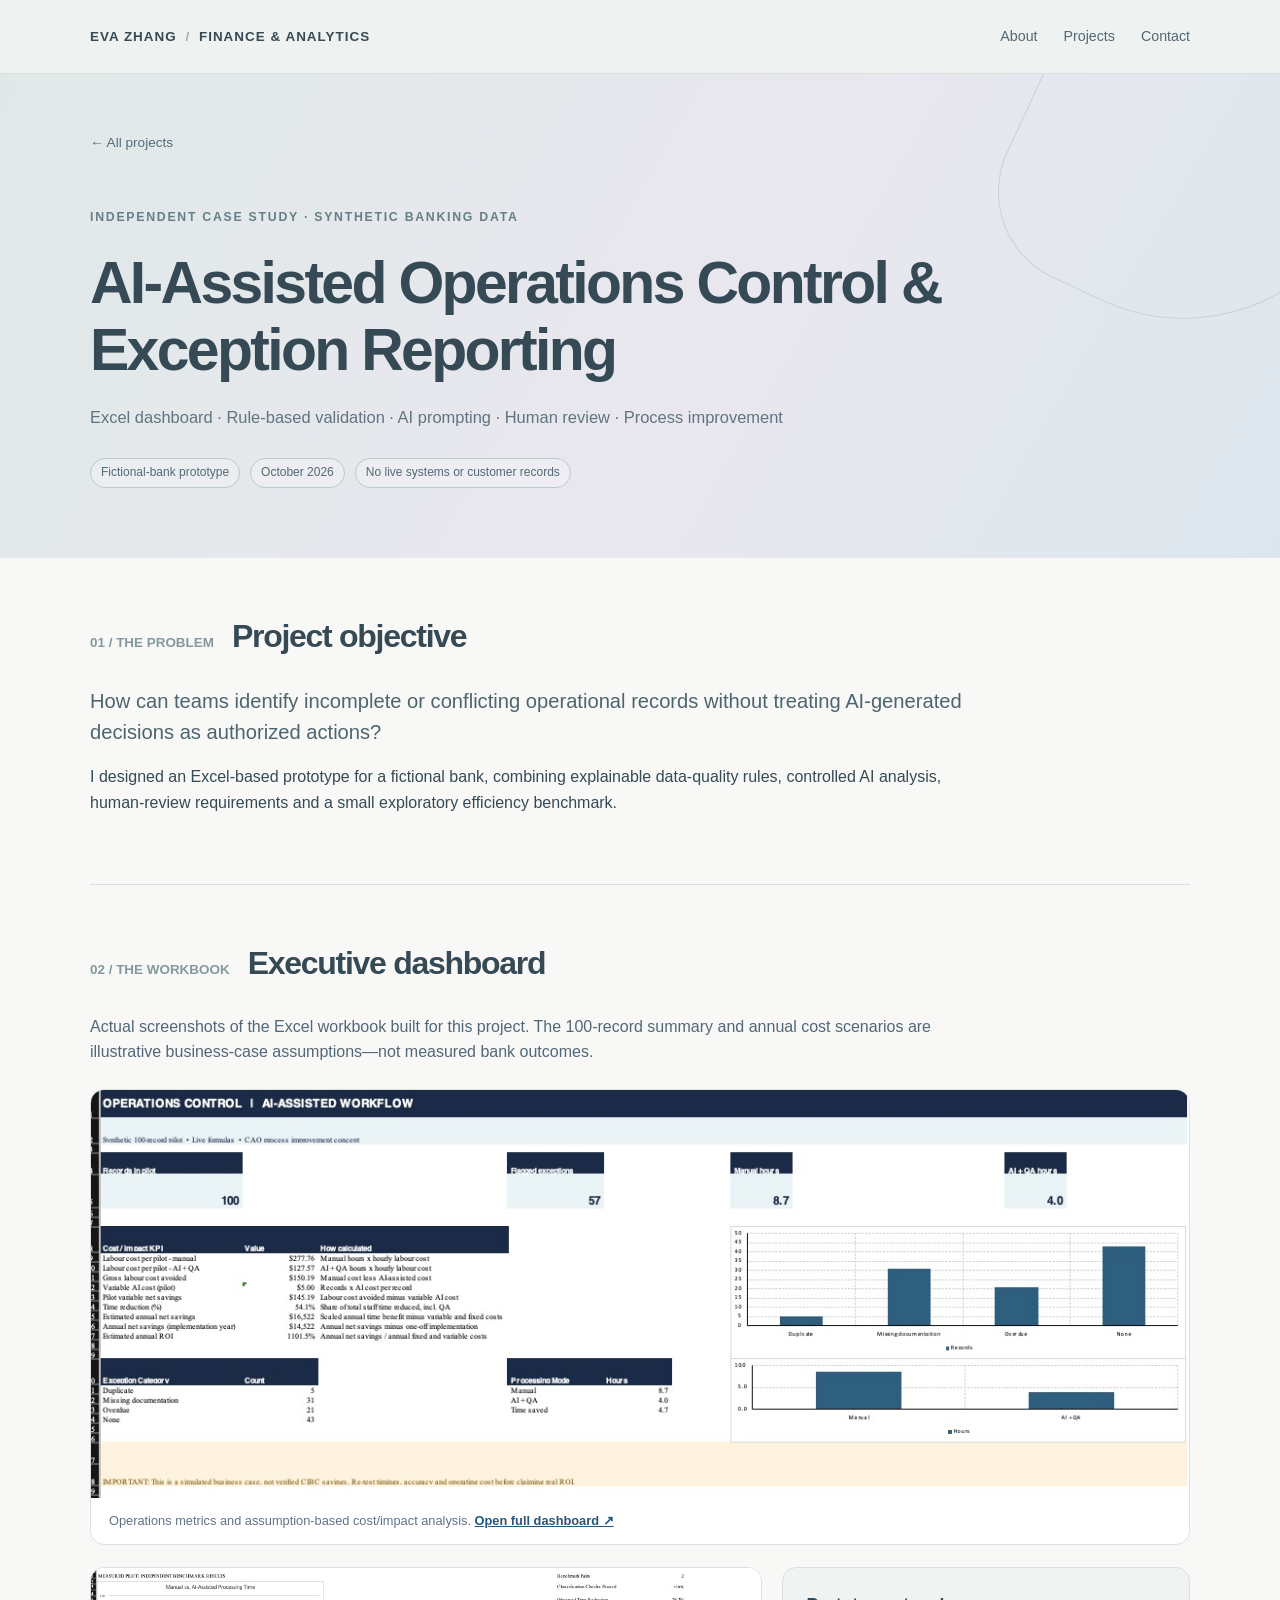
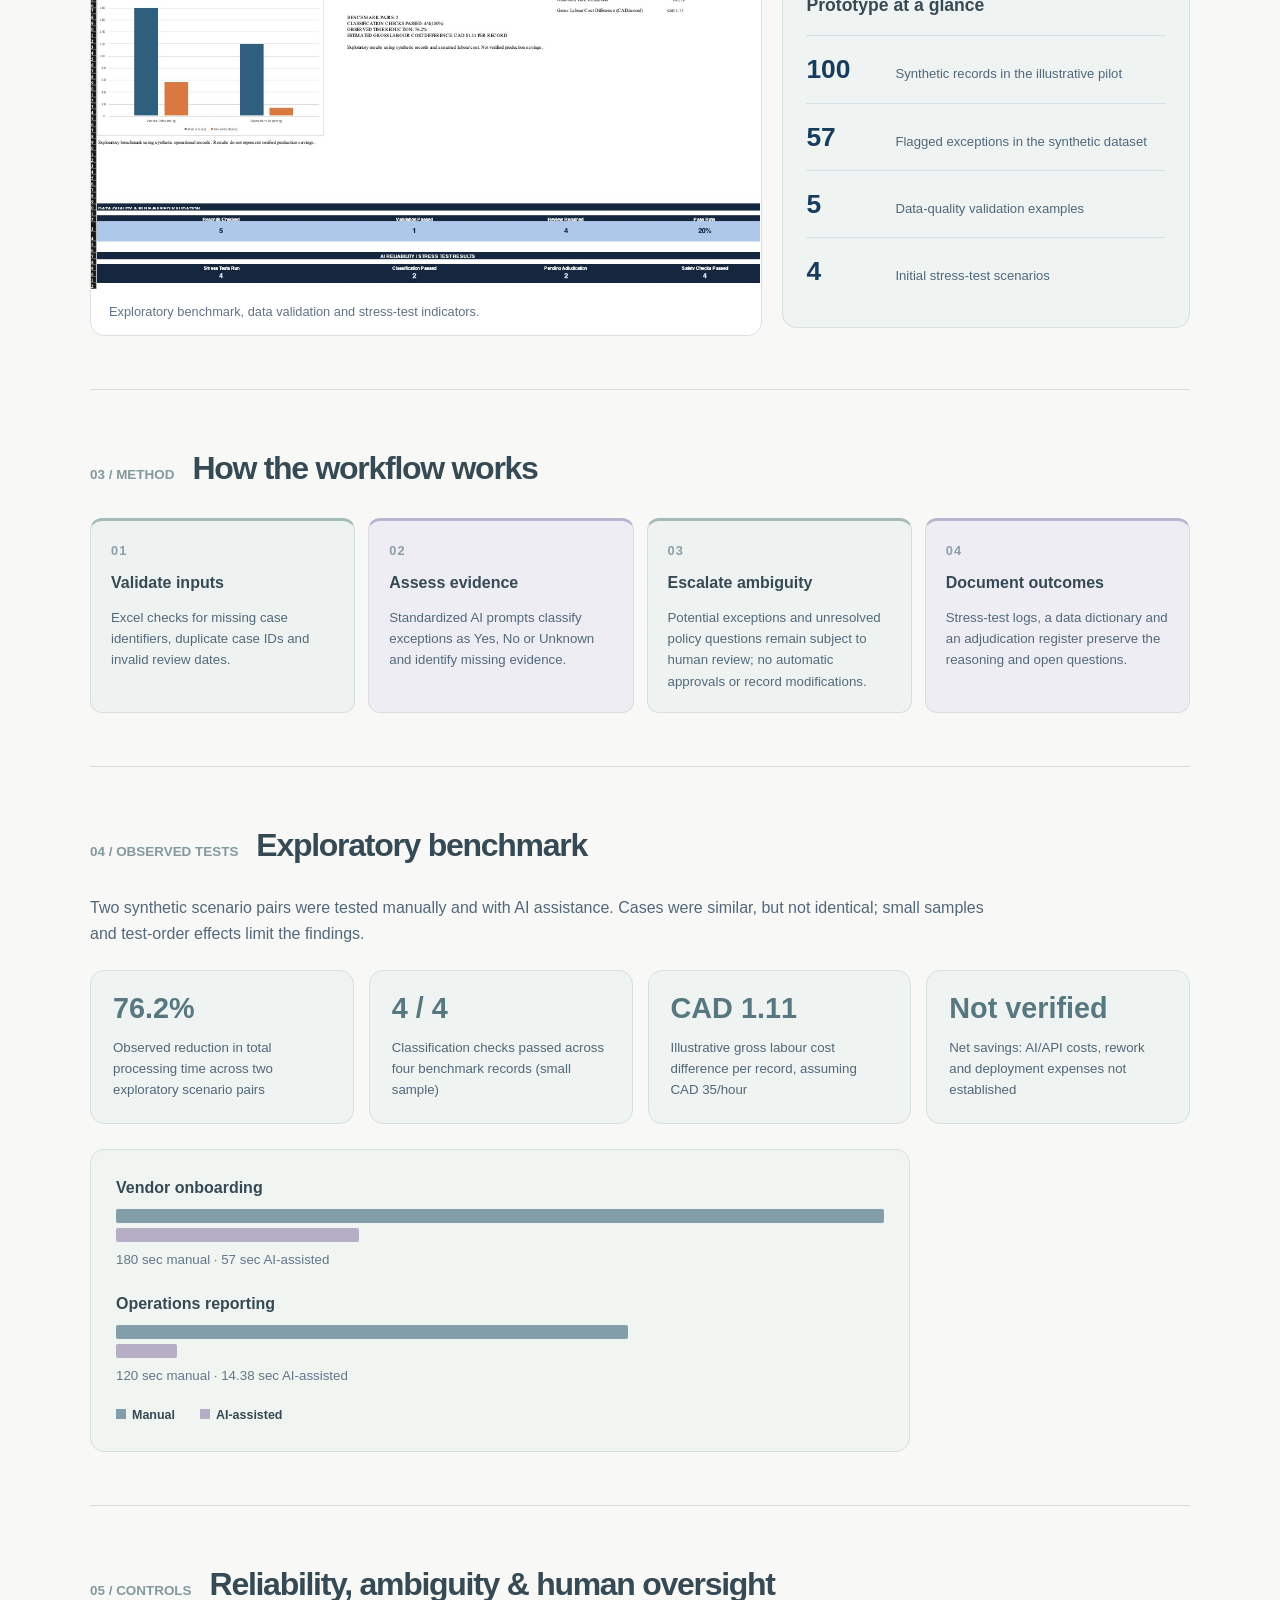
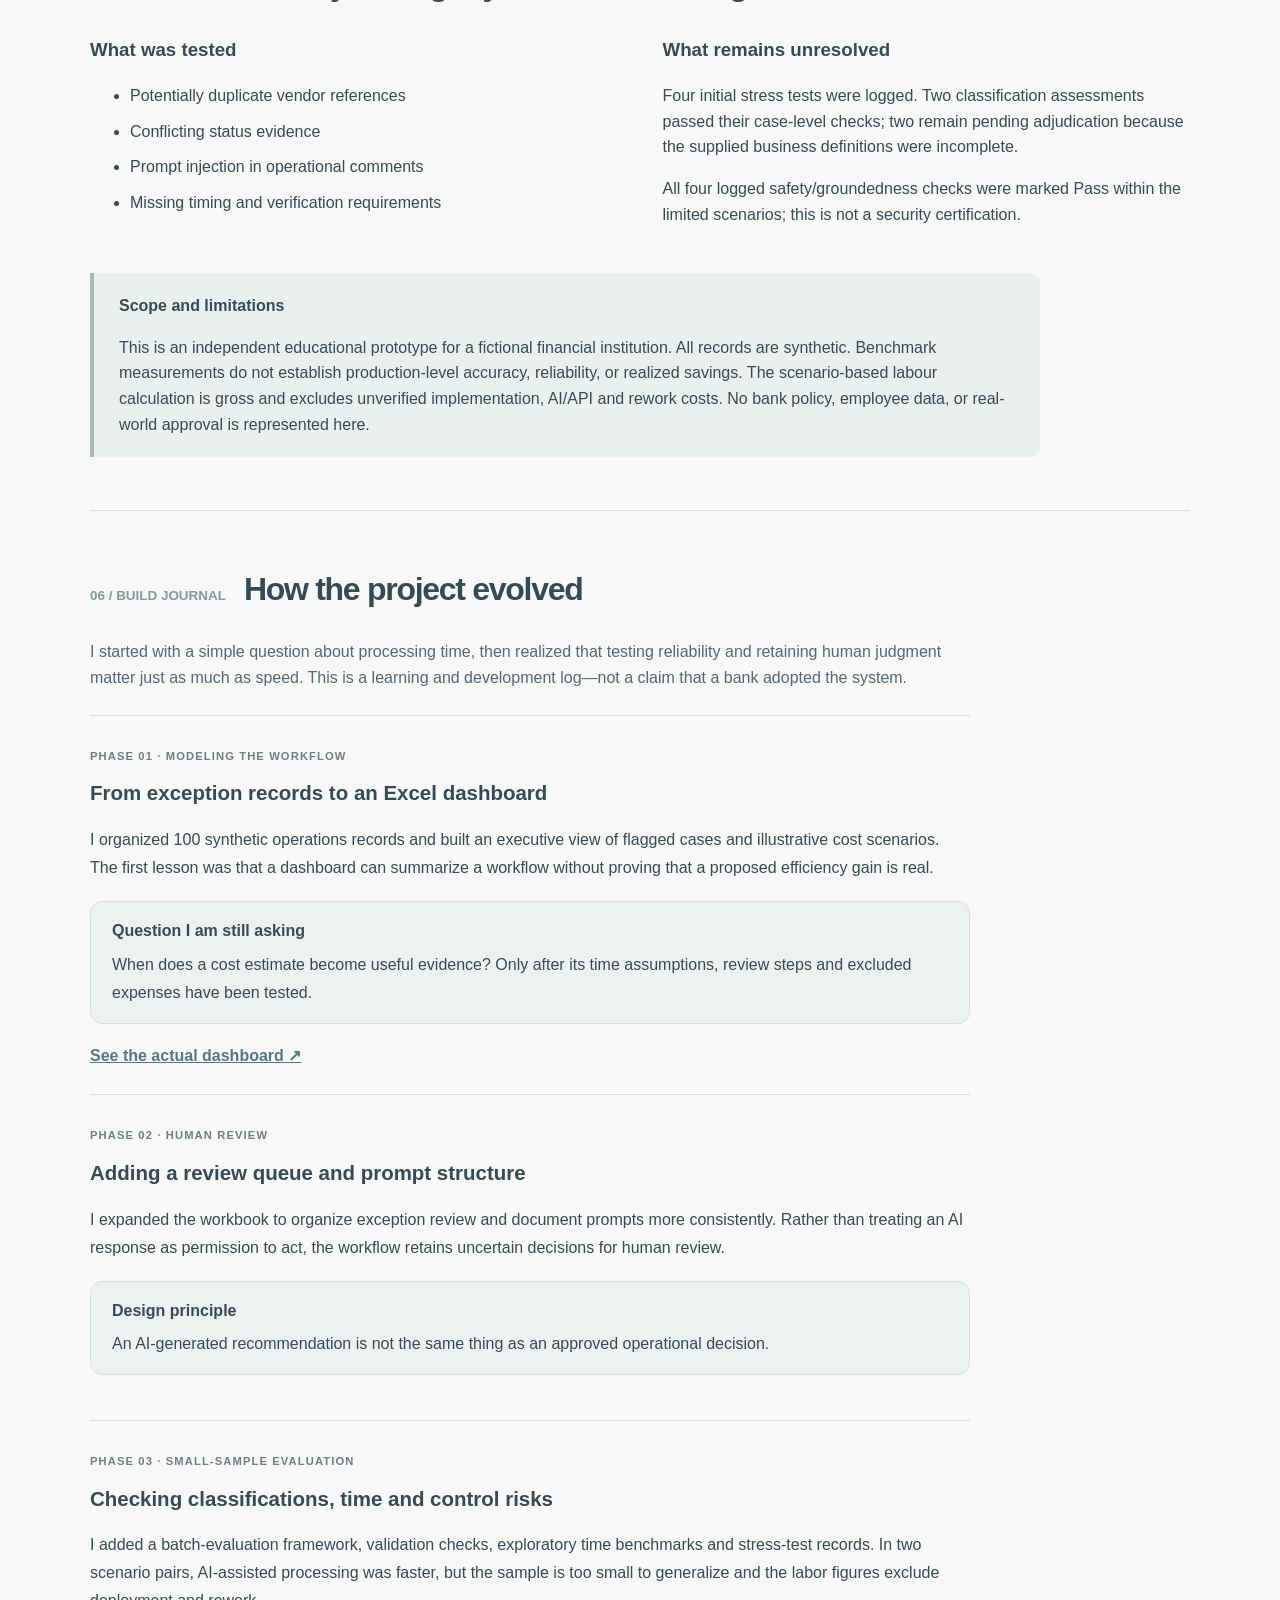
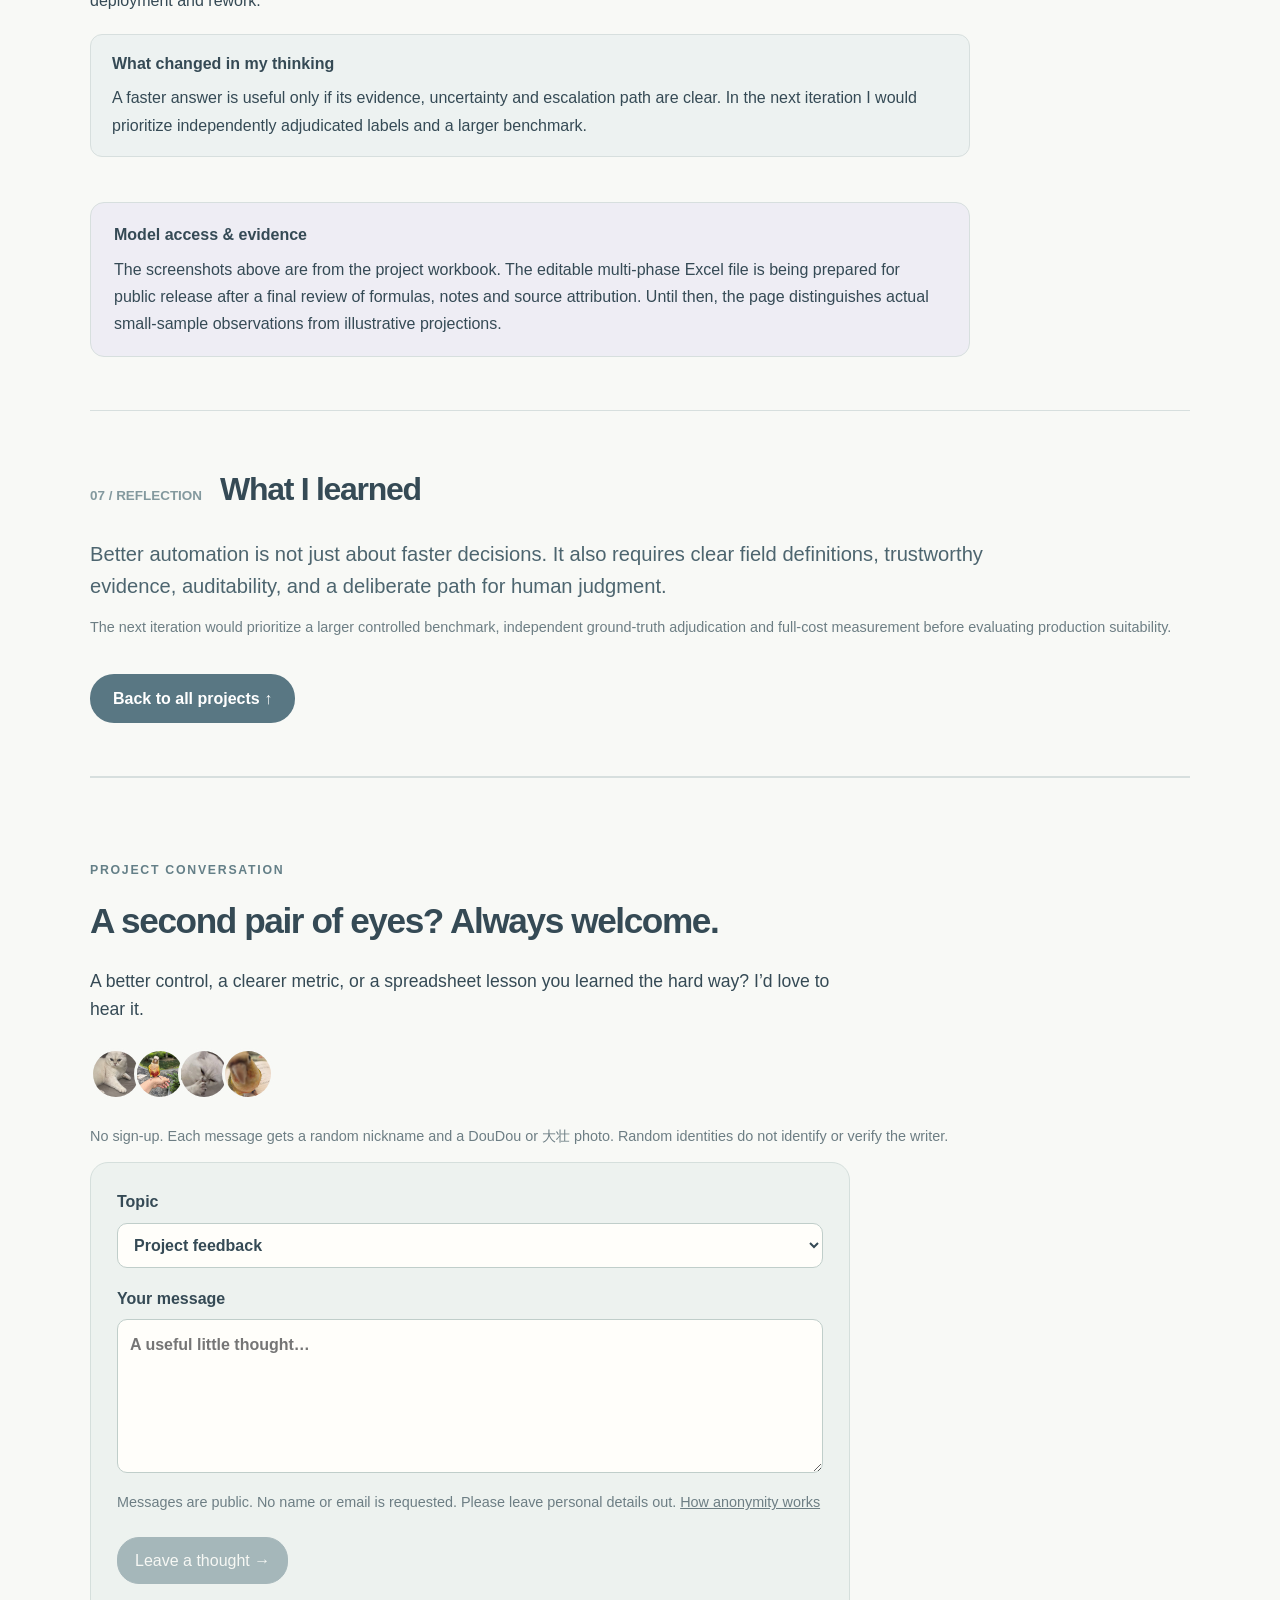
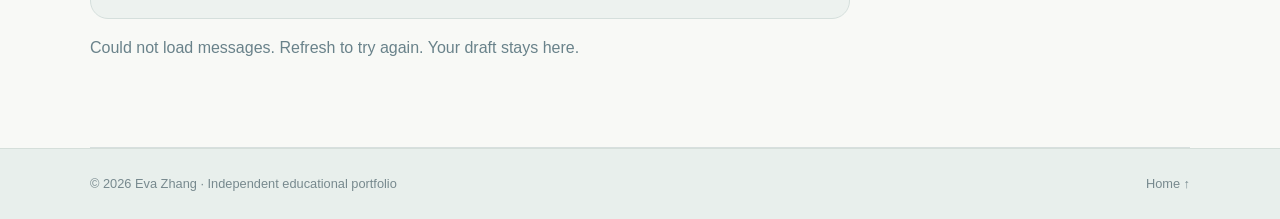
<file: operations-control.html>
<!doctype html>
<html lang="en"><head><meta charset="utf-8"><meta name="viewport" content="width=device-width, initial-scale=1"><meta name="description" content="Case study of an Excel dashboard, AI-assisted exception analysis, and governance testing using synthetic operational records."><title>AI Operations Control | Eva Zhang</title><link rel="stylesheet" href="styles.css"></head>
<body>
<header class="site-header"><nav class="container nav" aria-label="Primary navigation"><a class="brand" href="index.html">EVA ZHANG <span class="brand-slash">/</span> FINANCE & ANALYTICS</a><div class="nav-links"><a href="index.html#about">About</a><a href="index.html#projects">Projects</a><a href="index.html#contact">Contact</a></div></nav></header>
<main>
<section class="case-hero"><div class="container"><a class="back-link" href="index.html#projects">← All projects</a><p class="eyebrow">INDEPENDENT CASE STUDY · SYNTHETIC BANKING DATA</p><h1>AI-Assisted Operations Control & Exception Reporting</h1><p class="hero-detail">Excel dashboard · Rule-based validation · AI prompting · Human review · Process improvement</p><div class="case-tags"><span>Fictional-bank prototype</span><span>October 2026</span><span>No live systems or customer records</span></div></div></section>
<section class="container section case-section"><div class="section-heading"><span class="section-number">01 / THE PROBLEM</span><h2>Project objective</h2></div><div class="narrow"><p class="lead">How can teams identify incomplete or conflicting operational records without treating AI-generated decisions as authorized actions?</p><p>I designed an Excel-based prototype for a fictional bank, combining explainable data-quality rules, controlled AI analysis, human-review requirements and a small exploratory efficiency benchmark.</p></div></section>
<section class="container section case-section"><div class="section-heading"><span class="section-number">02 / THE WORKBOOK</span><h2>Executive dashboard</h2></div><p class="section-intro">Actual screenshots of the Excel workbook built for this project. The 100-record summary and annual cost scenarios are illustrative business-case assumptions—not measured bank outcomes.</p>
 <figure class="dashboard-figure"><a href="assets/dashboard-full.jpg" target="_blank" rel="noopener"><img src="assets/dashboard-overview.jpg" alt="Dashboard upper panel: 100 synthetic records, 57 flagged exceptions, 8.7 assumed manual hours and 4.0 assumed AI plus QA hours" loading="lazy"></a><figcaption>Operations metrics and assumption-based cost/impact analysis. <a href="assets/dashboard-full.jpg" target="_blank" rel="noopener">Open full dashboard ↗</a></figcaption></figure>
 <div class="image-detail-grid"><figure class="dashboard-figure"><a href="assets/dashboard-full.jpg" target="_blank" rel="noopener"><img src="assets/dashboard-validation.jpg" alt="Dashboard lower panel with exploratory time benchmark, data-quality indicators, and stress-test results" loading="lazy"></a><figcaption>Exploratory benchmark, data validation and stress-test indicators.</figcaption></figure><div class="sidebar-facts"><h3>Prototype at a glance</h3><div class="fact-row"><strong>100</strong><span>Synthetic records in the illustrative pilot</span></div><div class="fact-row"><strong>57</strong><span>Flagged exceptions in the synthetic dataset</span></div><div class="fact-row"><strong>5</strong><span>Data-quality validation examples</span></div><div class="fact-row"><strong>4</strong><span>Initial stress-test scenarios</span></div></div></div>
</section>
<section class="container section case-section"><div class="section-heading"><span class="section-number">03 / METHOD</span><h2>How the workflow works</h2></div>
  <div class="workflow"><div><span class="step-num">01</span><strong>Validate inputs</strong><p>Excel checks for missing case identifiers, duplicate case IDs and invalid review dates.</p></div><div><span class="step-num">02</span><strong>Assess evidence</strong><p>Standardized AI prompts classify exceptions as Yes, No or Unknown and identify missing evidence.</p></div><div><span class="step-num">03</span><strong>Escalate ambiguity</strong><p>Potential exceptions and unresolved policy questions remain subject to human review; no automatic approvals or record modifications.</p></div><div><span class="step-num">04</span><strong>Document outcomes</strong><p>Stress-test logs, a data dictionary and an adjudication register preserve the reasoning and open questions.</p></div></div>
</section>
<section class="container section case-section"><div class="section-heading"><span class="section-number">04 / OBSERVED TESTS</span><h2>Exploratory benchmark</h2></div><p class="section-intro">Two synthetic scenario pairs were tested manually and with AI assistance. Cases were similar, but not identical; small samples and test-order effects limit the findings.</p>
<div class="stat-grid"><div class="stat"><strong>76.2%</strong><span>Observed reduction in total processing time across two exploratory scenario pairs</span></div><div class="stat"><strong>4 / 4</strong><span>Classification checks passed across four benchmark records (small sample)</span></div><div class="stat"><strong>CAD 1.11</strong><span>Illustrative gross labour cost difference per record, assuming CAD 35/hour</span></div><div class="stat"><strong>Not verified</strong><span>Net savings: AI/API costs, rework and deployment expenses not established</span></div></div>
<div class="benchmark-rows"><div><span>Vendor onboarding</span><div class="bars"><i class="bar-manual" style="width:100%"></i><i class="bar-ai" style="width:31.67%"></i></div><small>180 sec manual · 57 sec AI-assisted</small></div><div><span>Operations reporting</span><div class="bars"><i class="bar-manual" style="width:66.67%"></i><i class="bar-ai" style="width:7.99%"></i></div><small>120 sec manual · 14.38 sec AI-assisted</small></div><div class="legend"><span><i class="dot-manual"></i>Manual</span><span><i class="dot-ai"></i>AI-assisted</span></div></div>
</section>
<section class="container section case-section"><div class="section-heading"><span class="section-number">05 / CONTROLS</span><h2>Reliability, ambiguity & human oversight</h2></div><div class="control-grid"><div><h3>What was tested</h3><ul><li>Potentially duplicate vendor references</li><li>Conflicting status evidence</li><li>Prompt injection in operational comments</li><li>Missing timing and verification requirements</li></ul></div><div><h3>What remains unresolved</h3><p>Four initial stress tests were logged. Two classification assessments passed their case-level checks; two remain pending adjudication because the supplied business definitions were incomplete.</p><p>All four logged safety/groundedness checks were marked Pass within the limited scenarios; this is not a security certification.</p></div></div>
<div class="notice"><strong>Scope and limitations</strong><p>This is an independent educational prototype for a fictional financial institution. All records are synthetic. Benchmark measurements do not establish production-level accuracy, reliability, or realized savings. The scenario-based labour calculation is gross and excludes unverified implementation, AI/API and rework costs. No bank policy, employee data, or real-world approval is represented here.</p></div></section>
<section class="container section case-section ops-journal" id="build-journal">
  <div class="section-heading"><span class="section-number">06 / BUILD JOURNAL</span><h2>How the project evolved</h2></div>
  <p class="section-intro">I started with a simple question about processing time, then realized that testing reliability and retaining human judgment matter just as much as speed. This is a learning and development log—not a claim that a bank adopted the system.</p>
  <article class="ops-journal-step"><span class="ops-phase">PHASE 01 · MODELING THE WORKFLOW</span><h3>From exception records to an Excel dashboard</h3><p>I organized 100 synthetic operations records and built an executive view of flagged cases and illustrative cost scenarios. The first lesson was that a dashboard can summarize a workflow without proving that a proposed efficiency gain is real.</p><div class="ops-reflection"><strong>Question I am still asking</strong><p>When does a cost estimate become useful evidence? Only after its time assumptions, review steps and excluded expenses have been tested.</p></div><a href="assets/dashboard-full.jpg" target="_blank" rel="noopener noreferrer">See the actual dashboard ↗</a></article>
  <article class="ops-journal-step"><span class="ops-phase">PHASE 02 · HUMAN REVIEW</span><h3>Adding a review queue and prompt structure</h3><p>I expanded the workbook to organize exception review and document prompts more consistently. Rather than treating an AI response as permission to act, the workflow retains uncertain decisions for human review.</p><div class="ops-reflection"><strong>Design principle</strong><p>An AI-generated recommendation is not the same thing as an approved operational decision.</p></div></article>
  <article class="ops-journal-step"><span class="ops-phase">PHASE 03 · SMALL-SAMPLE EVALUATION</span><h3>Checking classifications, time and control risks</h3><p>I added a batch-evaluation framework, validation checks, exploratory time benchmarks and stress-test records. In two scenario pairs, AI-assisted processing was faster, but the sample is too small to generalize and the labor figures exclude deployment and rework.</p><div class="ops-reflection"><strong>What changed in my thinking</strong><p>A faster answer is useful only if its evidence, uncertainty and escalation path are clear. In the next iteration I would prioritize independently adjudicated labels and a larger benchmark.</p></div></article>
  <div class="ops-journal-disclosure"><strong>Model access &amp; evidence</strong><p>The screenshots above are from the project workbook. The editable multi-phase Excel file is being prepared for public release after a final review of formulas, notes and source attribution. Until then, the page distinguishes actual small-sample observations from illustrative projections.</p></div>
</section>
<section class="container section case-section"><div class="section-heading"><span class="section-number">07 / REFLECTION</span><h2>What I learned</h2></div><p class="lead narrow">Better automation is not just about faster decisions. It also requires clear field definitions, trustworthy evidence, auditability, and a deliberate path for human judgment.</p><p class="muted">The next iteration would prioritize a larger controlled benchmark, independent ground-truth adjudication and full-cost measurement before evaluating production suitability.</p><a class="primary-link dark-link" href="index.html#projects">Back to all projects ↑</a></section>
<section class="container section discussion" id="comments" data-thread="excel"><p class="tag">PROJECT CONVERSATION</p><h2>A second pair of eyes? Always welcome.</h2><p class="discussion-intro">A better control, a clearer metric, or a spreadsheet lesson you learned the hard way? I’d love to hear it.</p><div class="avatar-strip" aria-label="Some of your randomly assigned photo avatars"><img src="assets/avatars/pet-2.jpg" alt="DouDou"><img src="assets/avatars/pet-1.jpg" alt="大壮"><img src="assets/avatars/pet-0.jpg" alt="DouDou"><img src="assets/avatars/pet-5.jpg" alt="大壮"></div><p class="muted">No sign-up. Each message gets a random nickname and a DouDou or 大壮 photo. Random identities do not identify or verify the writer.</p><form class="comment-form"><label>Topic<select name="category"><option>Project feedback</option></select></label><label>Your message<textarea name="body" required minlength="2" maxlength="2000" rows="5" placeholder="A useful little thought…" aria-describedby="excel-privacy"></textarea></label><label class="comment-trap" aria-hidden="true">Leave empty<input name="website" tabindex="-1" autocomplete="off"></label><p class="muted" id="excel-privacy">Messages are public. No name or email is requested. Please leave personal details out. <a href="comment-privacy.html">How anonymity works</a></p><button type="submit" class="comment-button" disabled>Leave a thought →</button></form><p class="comment-status" role="status" aria-live="polite">Connecting to the message board…</p><div class="comment-list"></div><button class="comment-more" type="button" hidden>Older messages ↓</button><noscript>Please enable JavaScript to use the message board.</noscript></section></main><footer class="footer"><div class="container footer-inner"><span>© 2026 Eva Zhang · Independent educational portfolio</span><a href="index.html">Home ↑</a></div></footer>
<script src="comments-config.js"></script><script src="comments.js" defer></script></body></html>
</file>
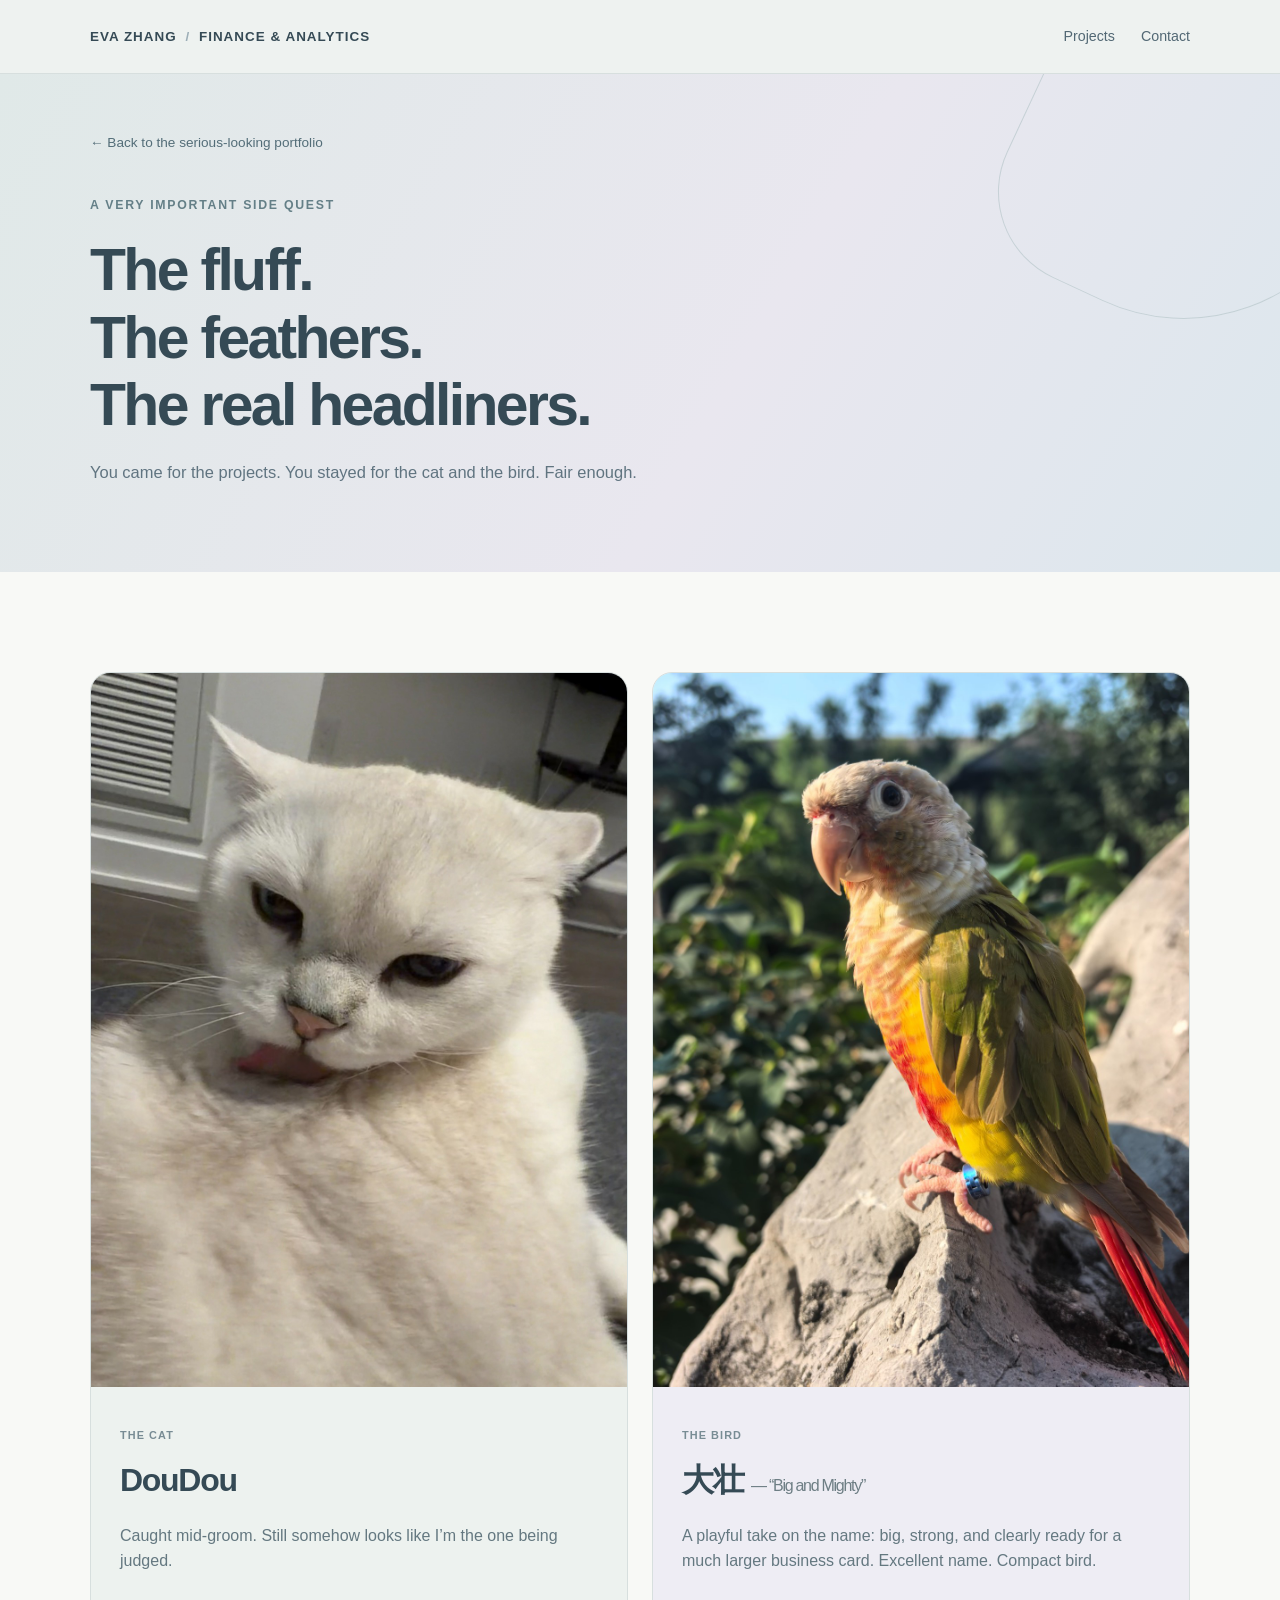
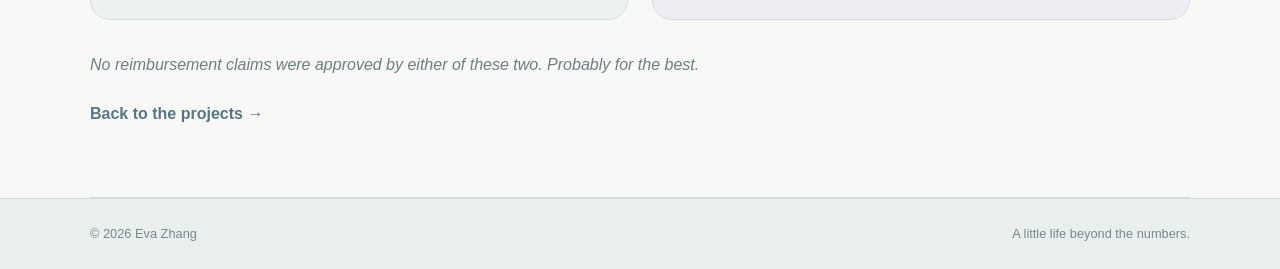
<file: the-team.html>
<!doctype html><html lang="en"><head><meta charset="utf-8"><meta name="viewport" content="width=device-width,initial-scale=1"><title>DouDou &amp; 大壮 | Eva Zhang</title><meta name="description" content="Meet DouDou the cat and 大壮 the bird: a small personal detour from Eva Zhang’s finance portfolio."><link rel="stylesheet" href="styles.css"></head><body><header class="site-header"><nav class="container nav" aria-label="Primary navigation"><a class="brand" href="index.html">EVA ZHANG <span class="brand-slash">/</span> FINANCE &amp; ANALYTICS</a><div class="nav-links"><a href="index.html#projects">Projects</a><a href="index.html#contact">Contact</a></div></nav></header><main><section class="case-hero"><div class="container"><a class="back-link" href="index.html">← Back to the serious-looking portfolio</a><div class="eyebrow">A VERY IMPORTANT SIDE QUEST</div><h1>The fluff.<br>The feathers.<br>The real headliners.</h1><p class="hero-detail">You came for the projects. You stayed for the cat and the bird. Fair enough.</p></div></section><section class="container section"><div class="pet-grid"><article class="pet-card"><img src="assets/doudou-new.jpg" alt="DouDou, a fluffy pale cat caught mid-groom with a tiny tongue showing"><div class="card-content"><p class="tag">THE CAT</p><h2>DouDou</h2><p>Caught mid-groom. Still somehow looks like I’m the one being judged.</p></div></article><article class="pet-card"><img src="assets/dazhuang.jpg" alt="大壮, a green, yellow and red bird perched on a rock in sunlight"><div class="card-content"><p class="tag">THE BIRD</p><h2><span lang="zh">大壮</span> <small>— “Big and Mighty”</small></h2><p>A playful take on the name: big, strong, and clearly ready for a much larger business card. Excellent name. Compact bird.</p></div></article></div><p class="pet-signoff">No reimbursement claims were approved by either of these two. Probably for the best.</p><a class="text-link" href="index.html#projects">Back to the projects →</a></section></main><footer class="footer"><div class="container footer-inner"><span>© 2026 Eva Zhang</span><span>A little life beyond the numbers.</span></div></footer></body></html>
</file>
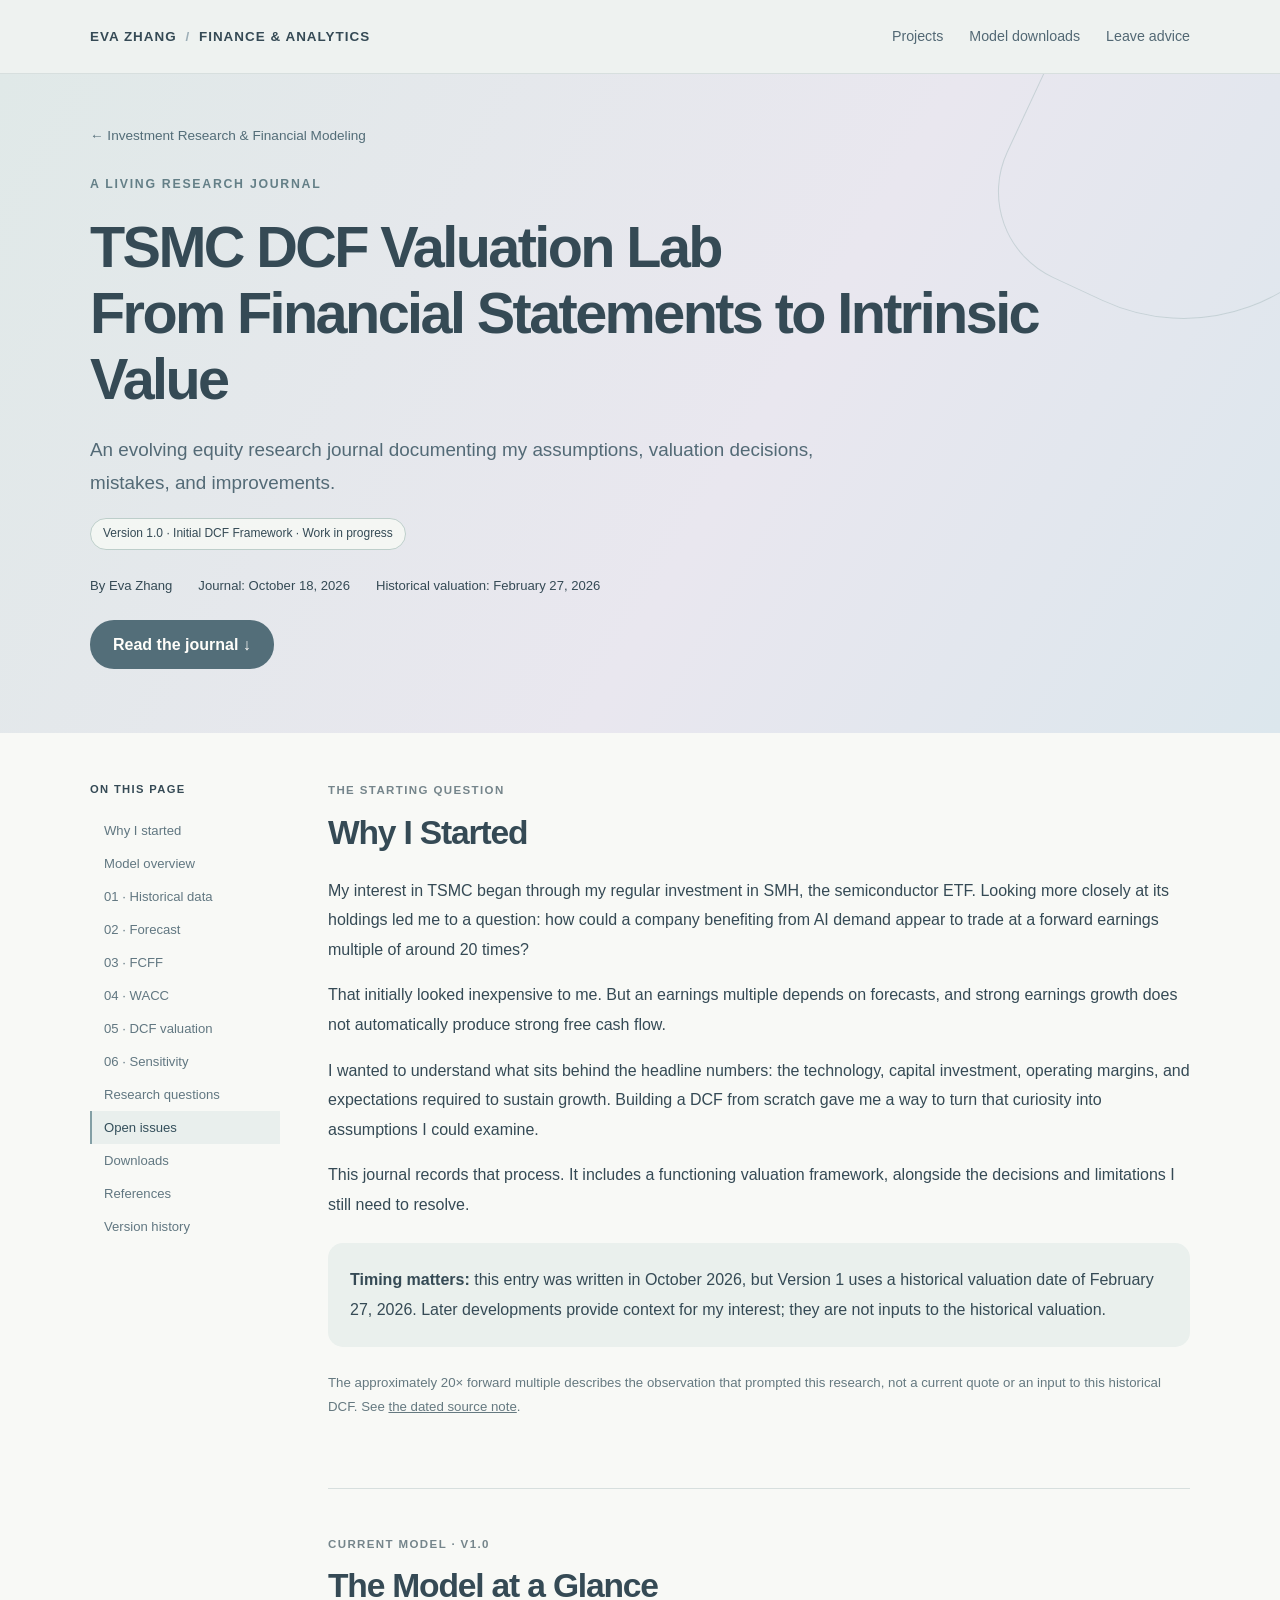
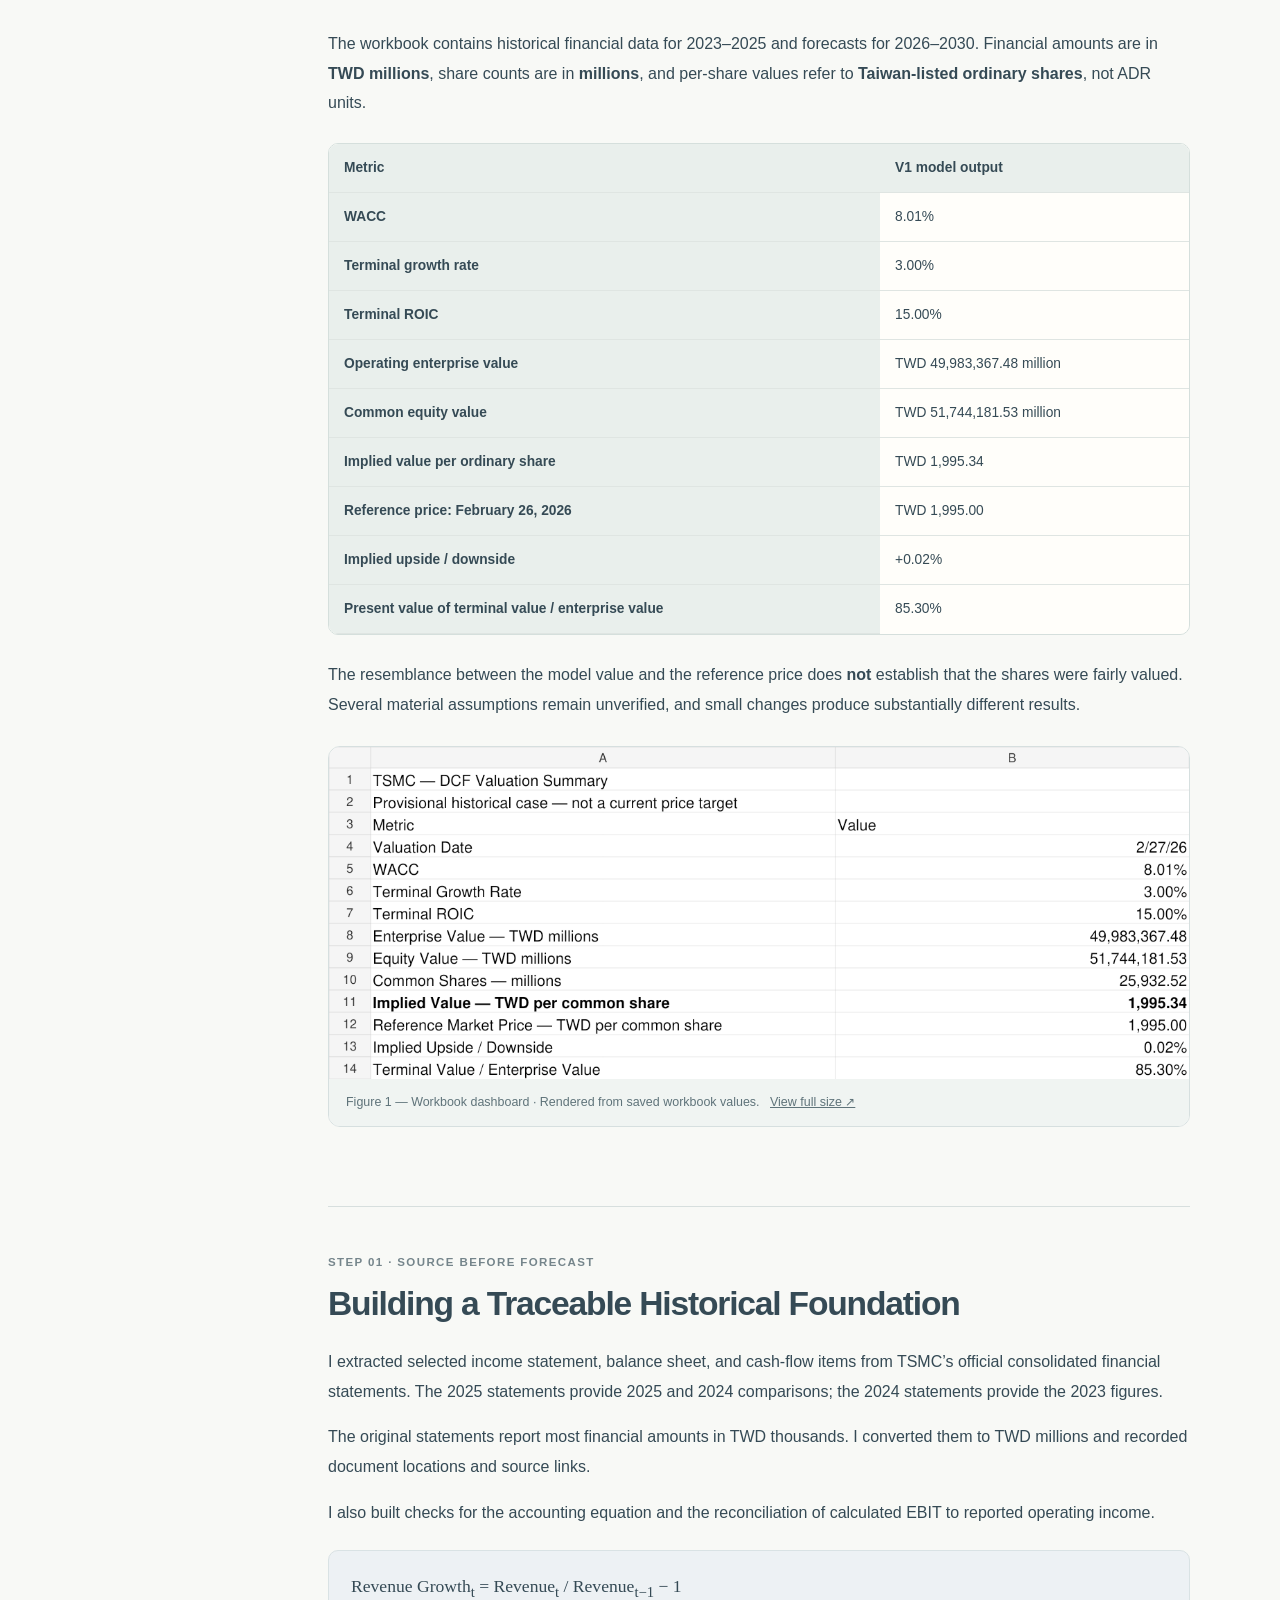
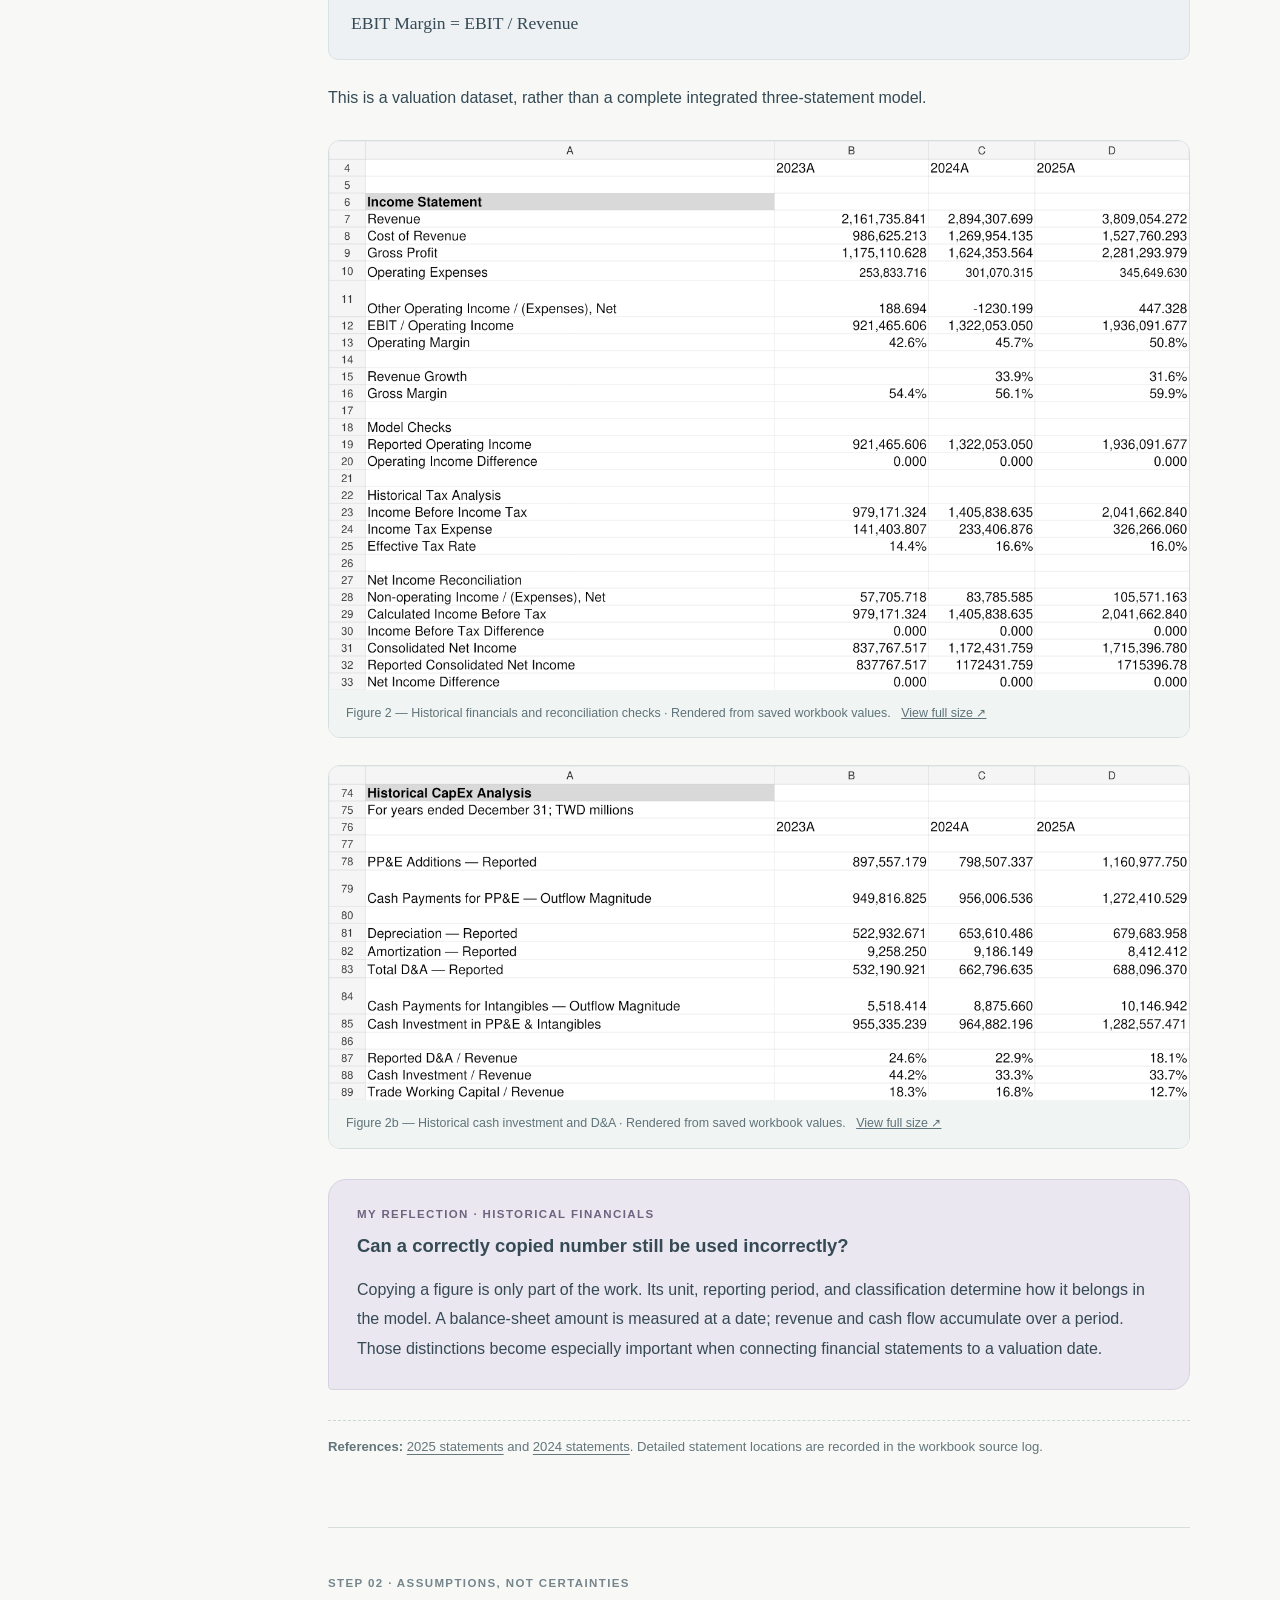
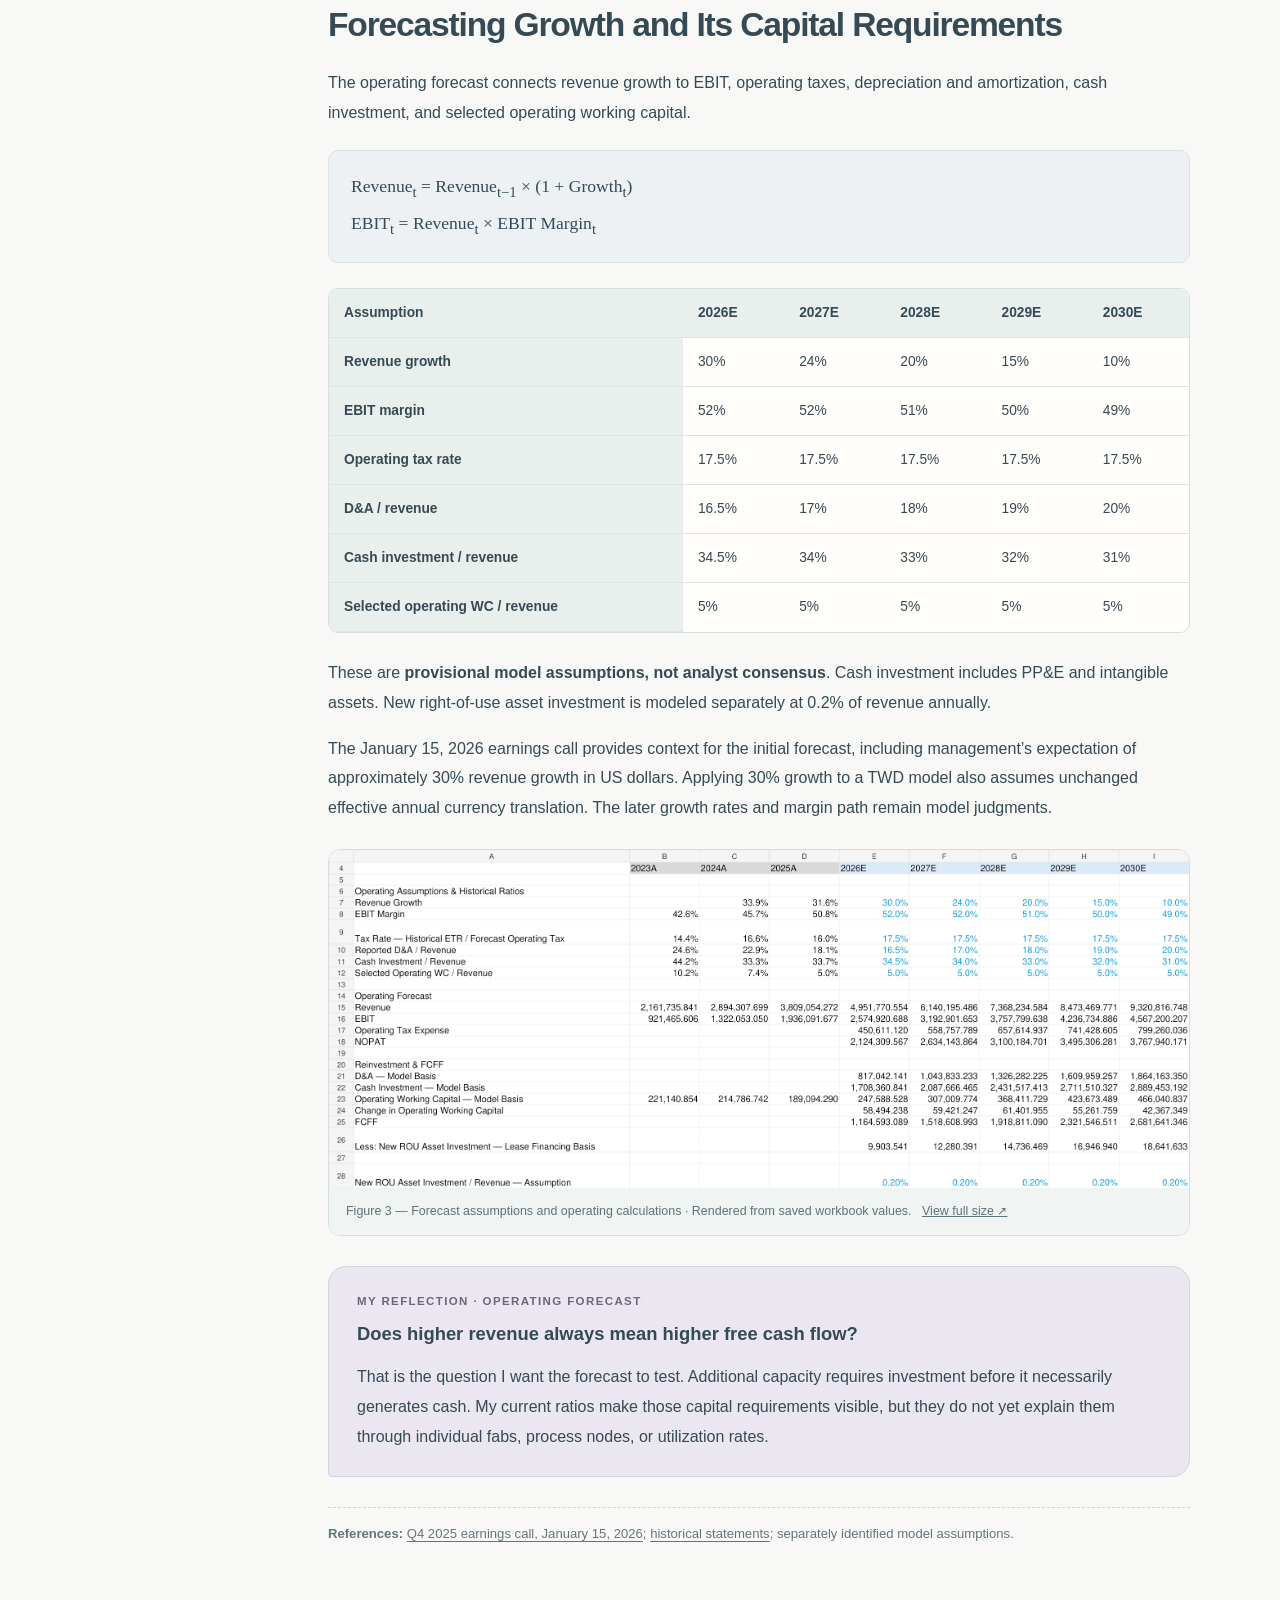
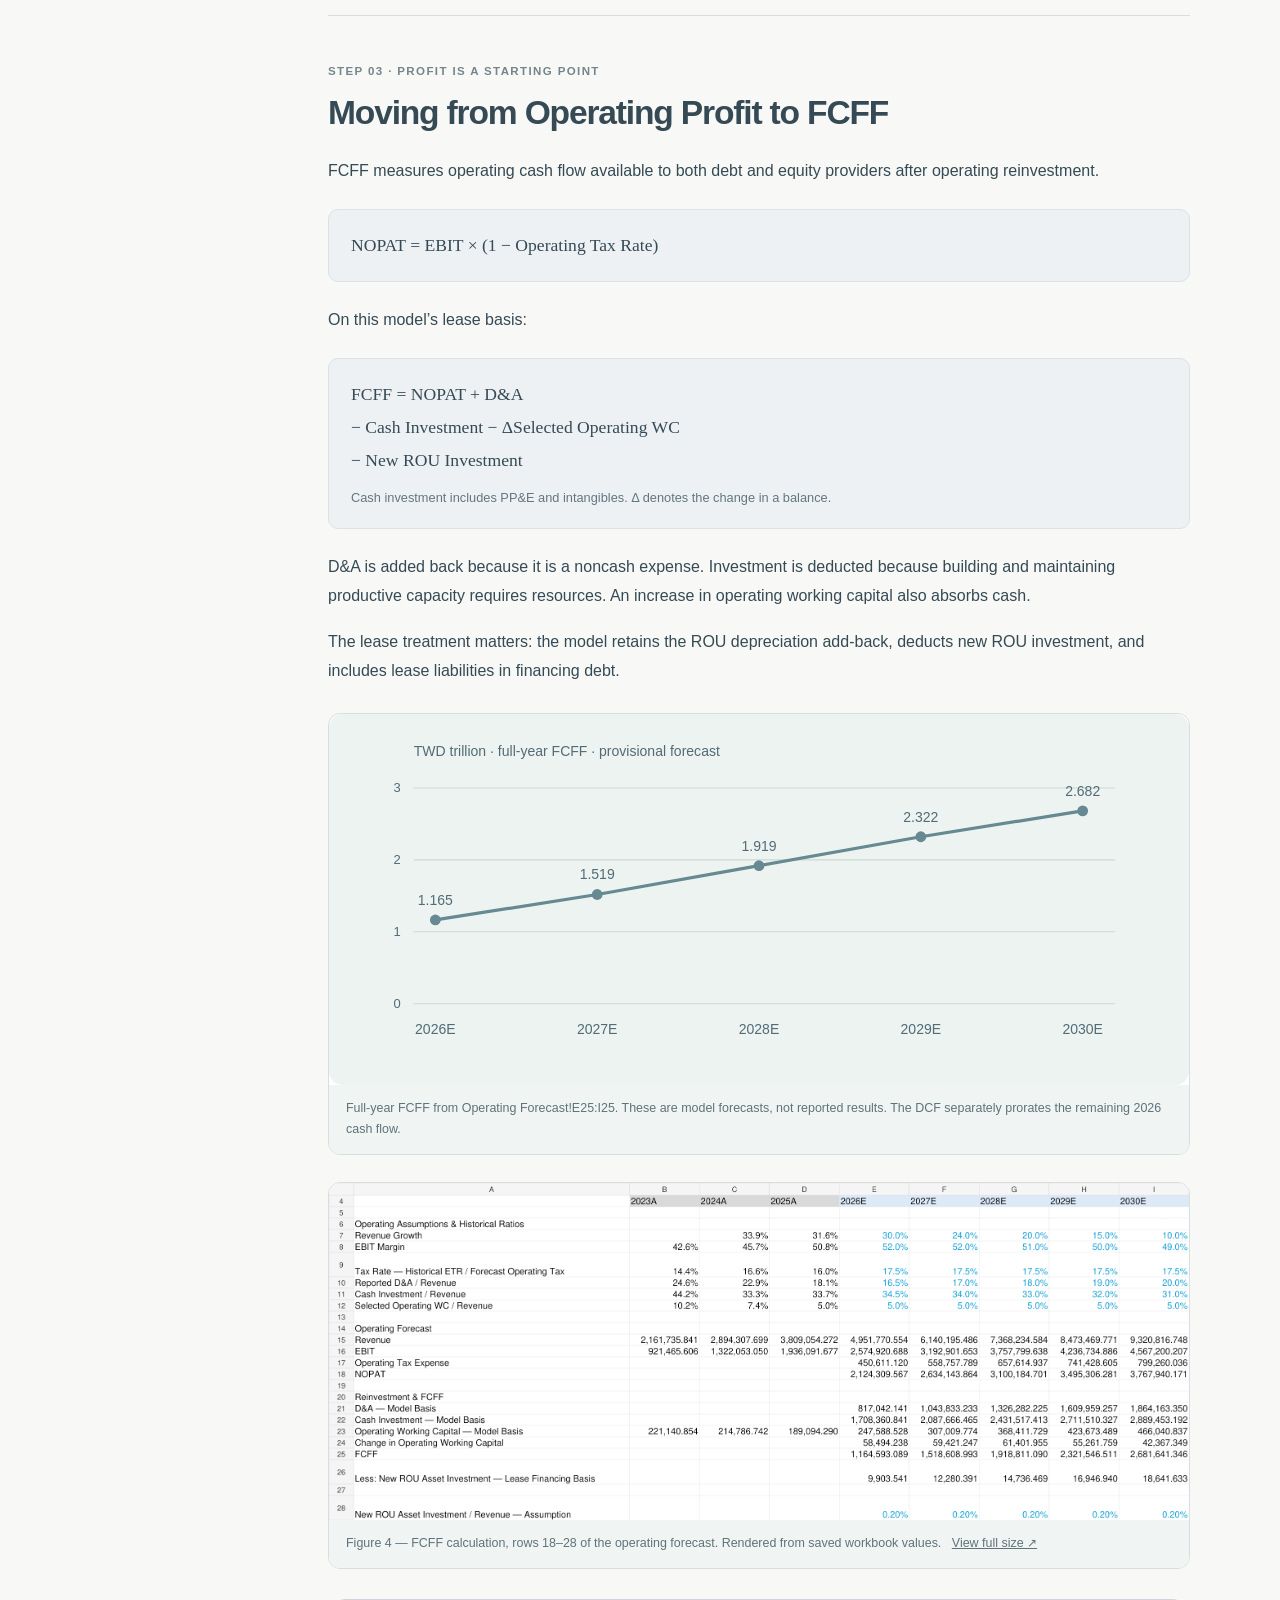
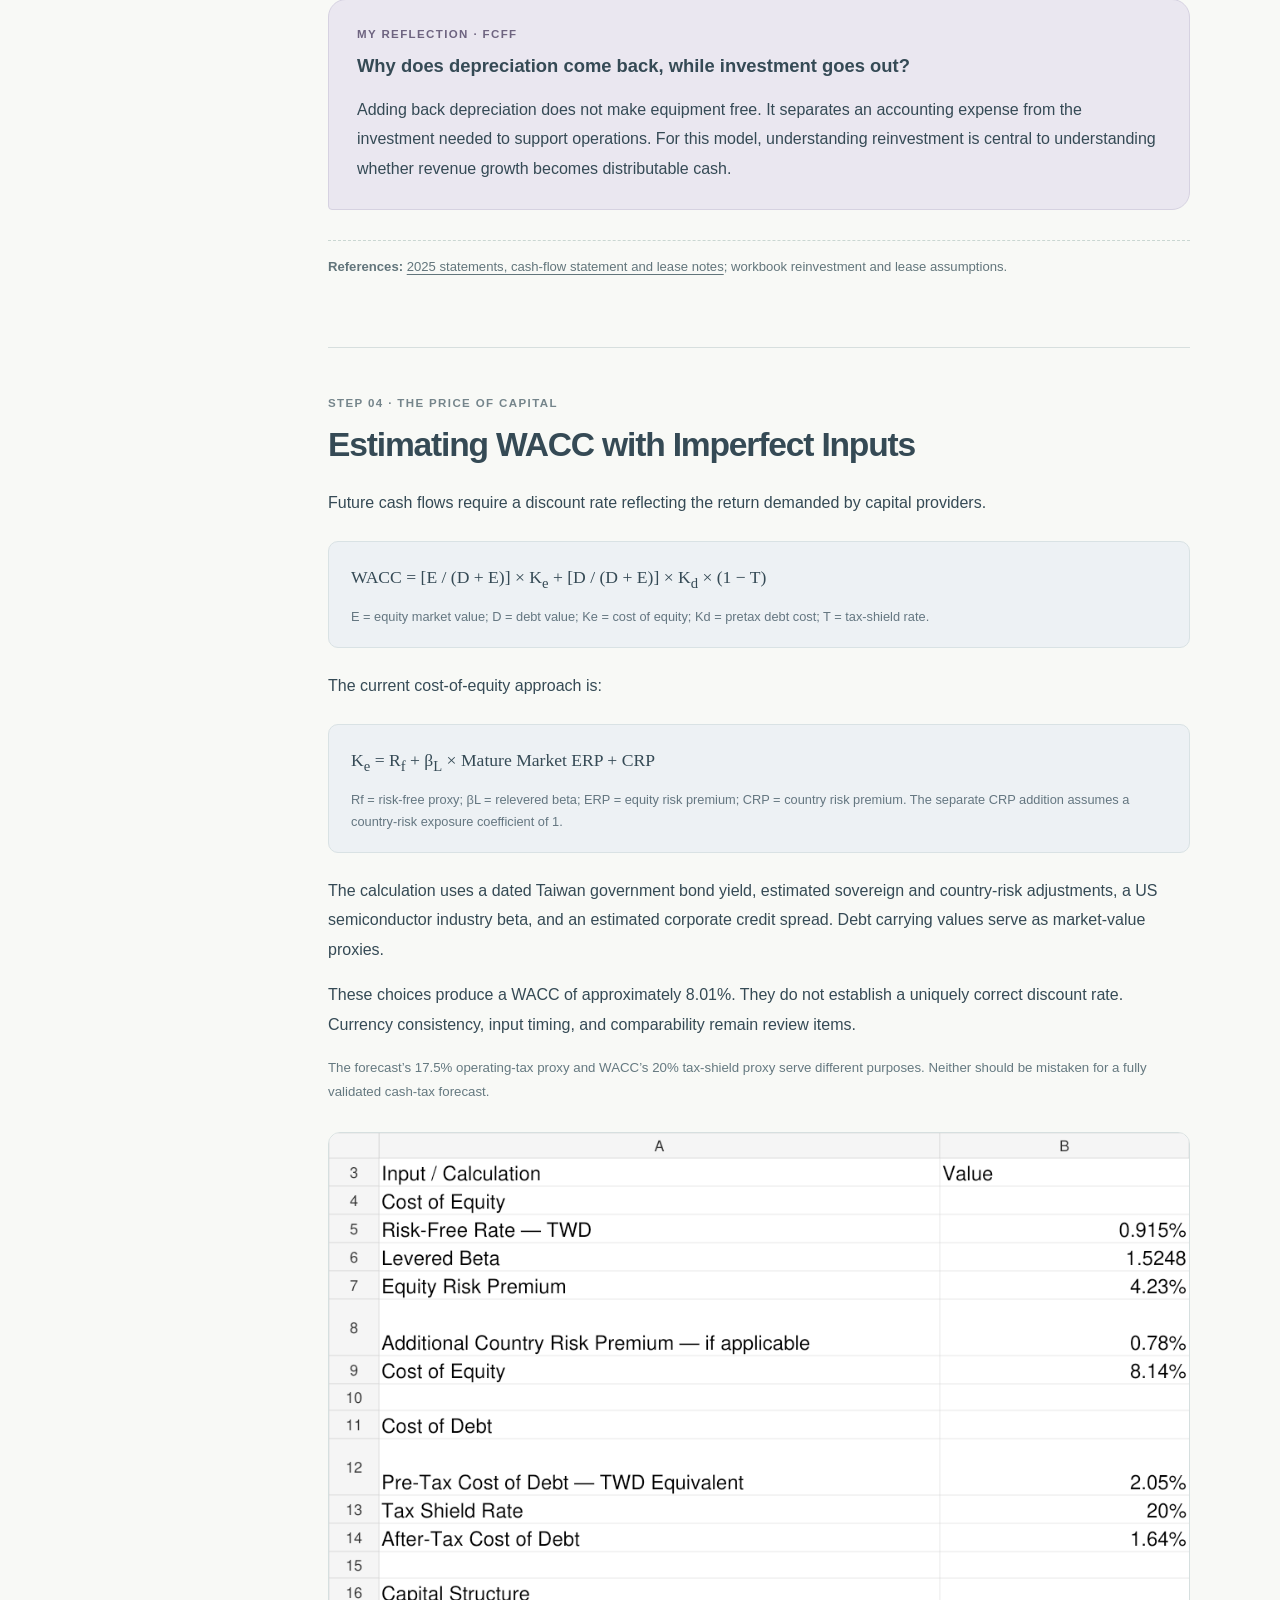
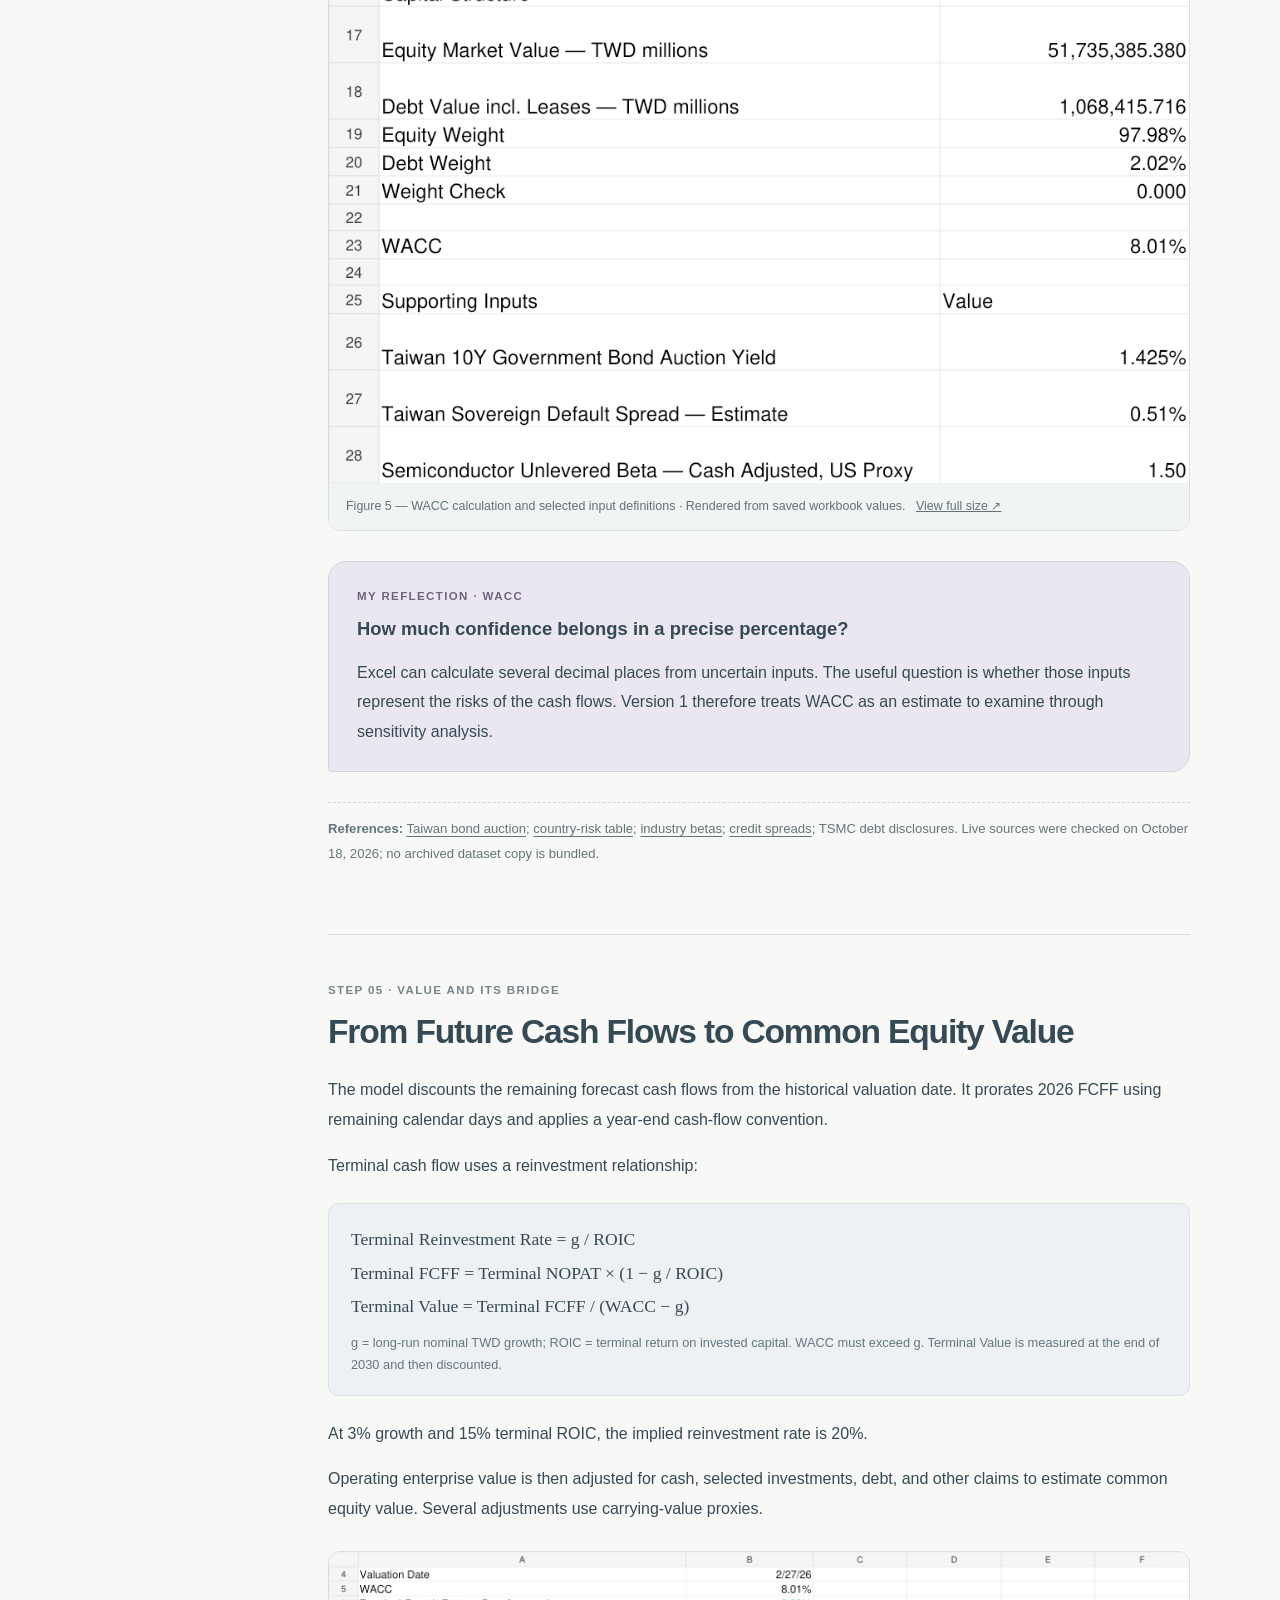
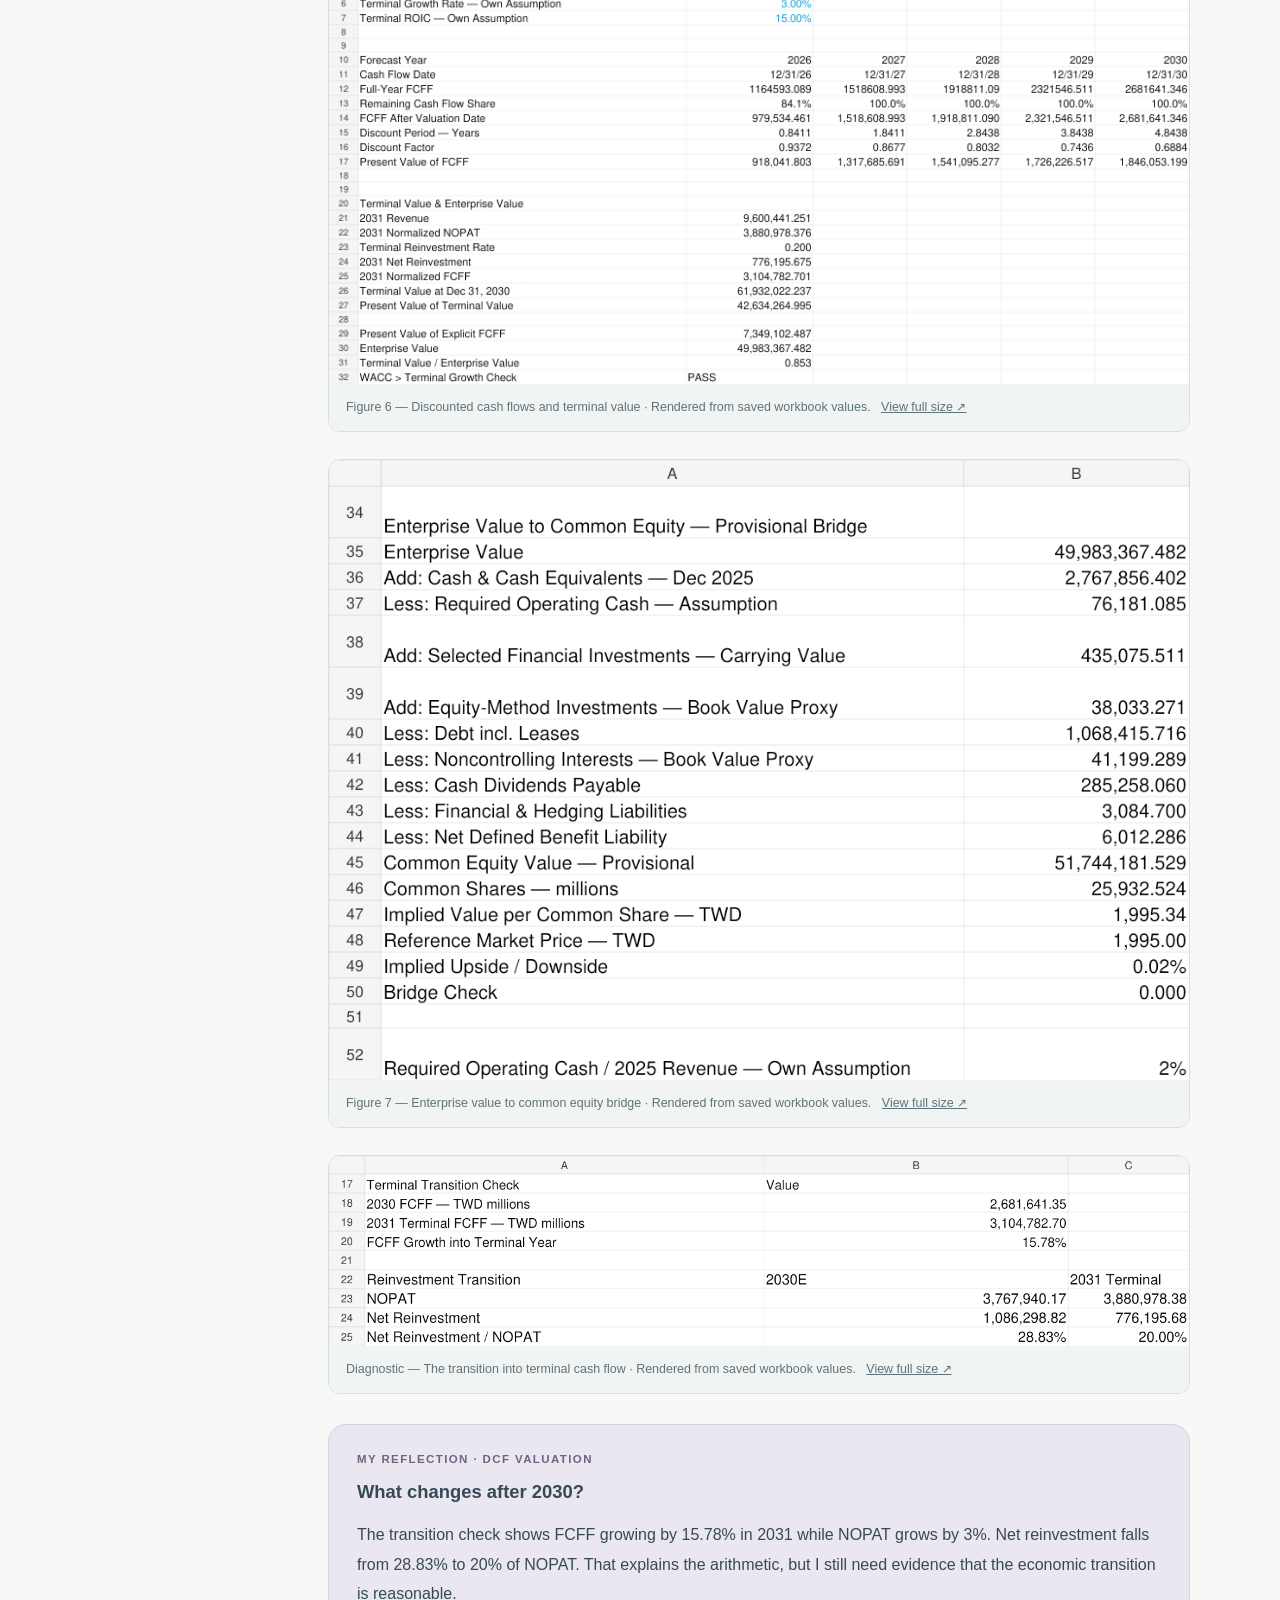
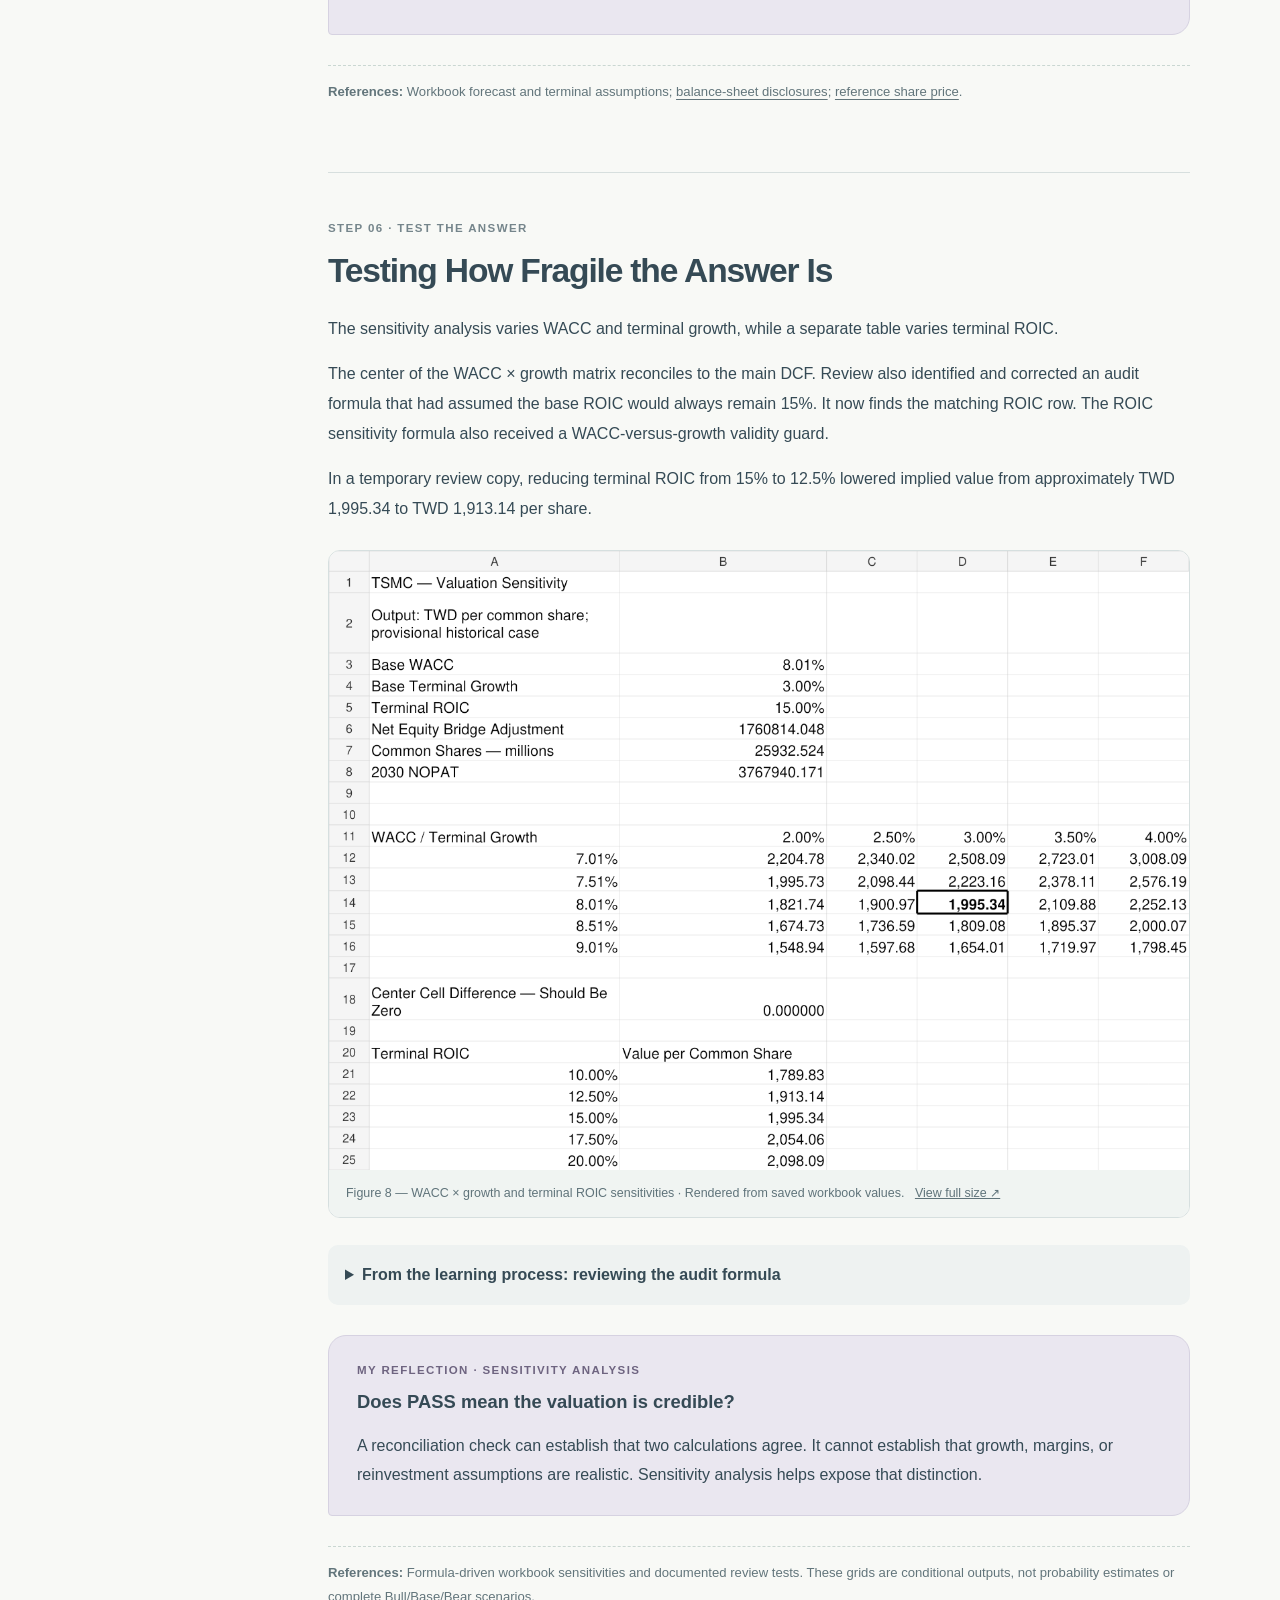
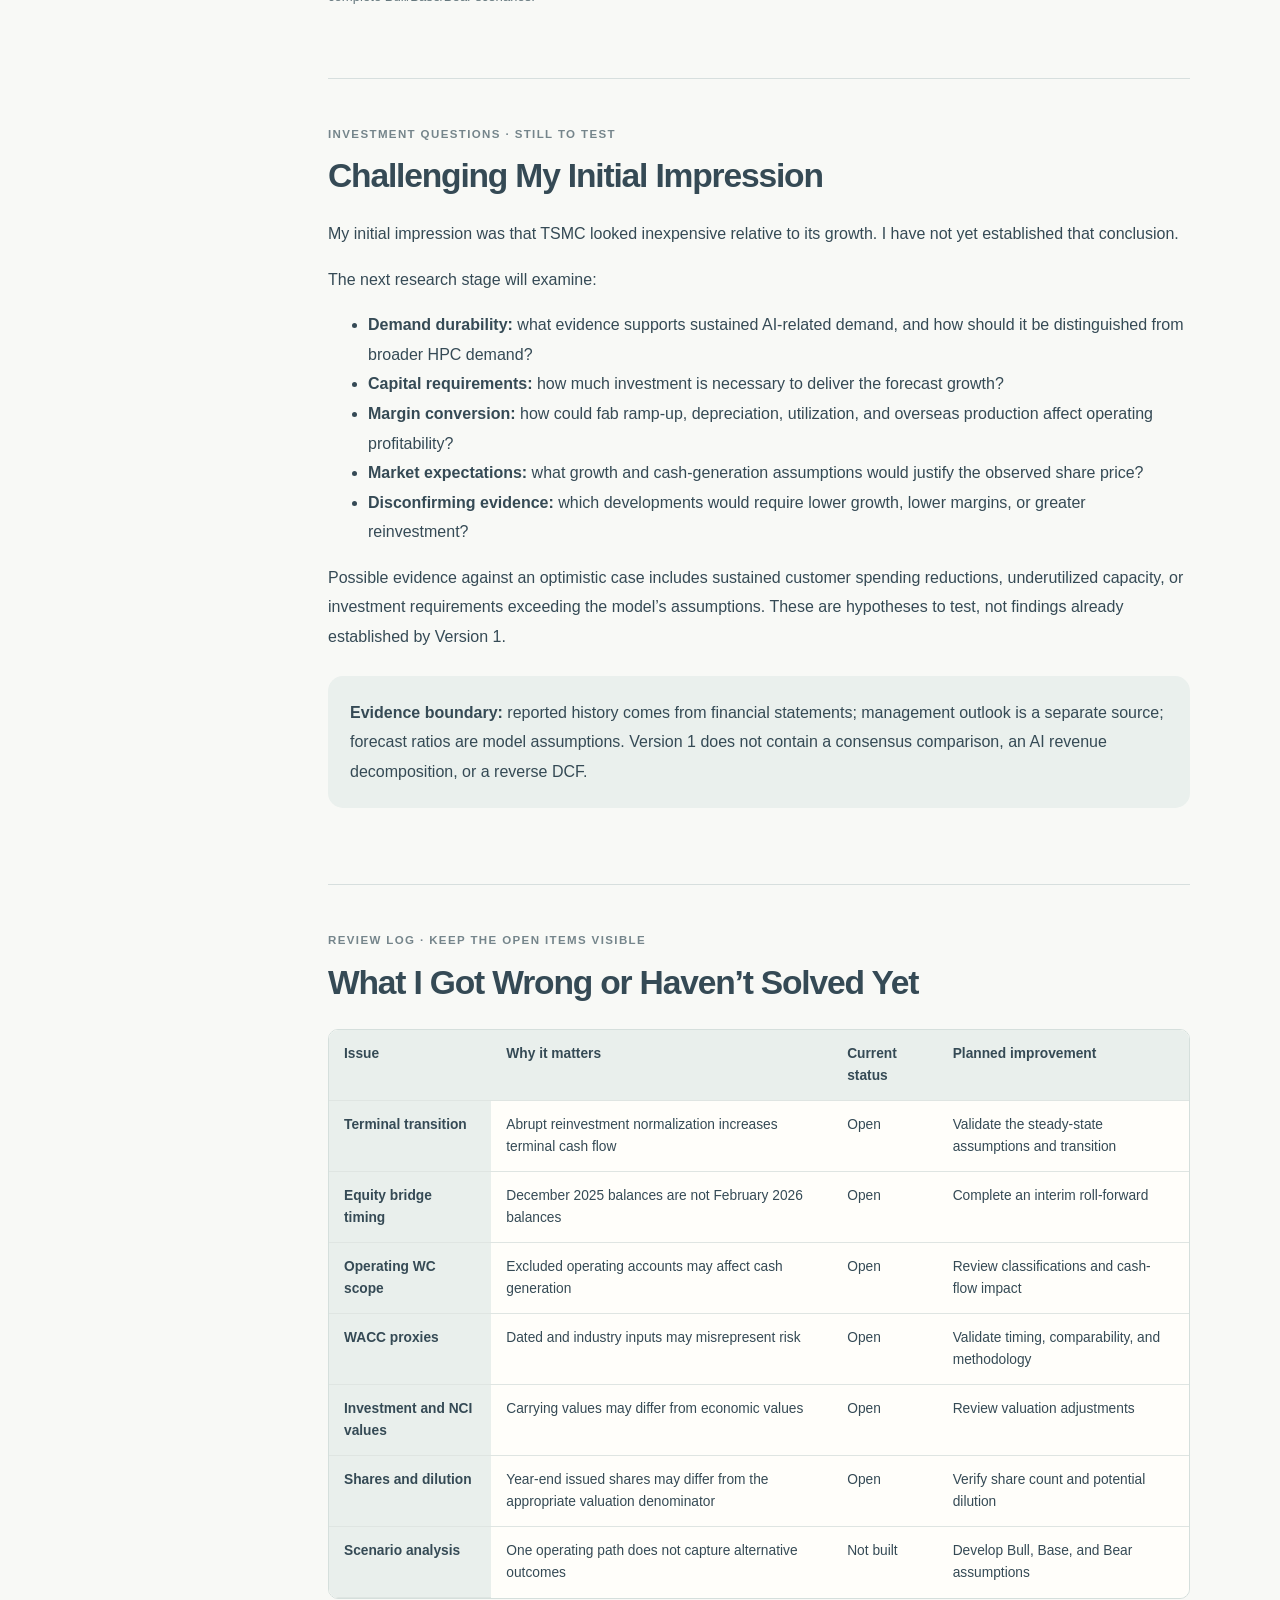
<file: tsmc-dcf.html>
<!doctype html><html lang="en"><head><meta charset="utf-8"><meta name="viewport" content="width=device-width, initial-scale=1"><meta name="description" content="Eva Zhang’s evolving TSMC DCF journal: financial statements, FCFF, WACC, valuation, sensitivity analysis and the assumptions still under review."><title>TSMC DCF Valuation Lab | Eva Zhang</title><link rel="canonical" href="https://h3va.github.io/tsmc-dcf.html"><link rel="stylesheet" href="styles.css"><link rel="stylesheet" href="tsmc-journal.css"><meta property="og:title" content="TSMC DCF Valuation Lab — Eva Zhang"><meta property="og:description" content="From financial statements to intrinsic value: an evolving research journal, with real model evidence and open questions."><meta property="og:type" content="article"><meta property="og:url" content="https://h3va.github.io/tsmc-dcf.html"></head><body class="journal"><a class="journal-skip" href="#journal-content">Skip to journal</a><div class="journal-progress" aria-hidden="true"></div><header class="site-header"><nav class="container nav" aria-label="Primary navigation"><a class="brand" href="index.html">EVA ZHANG <span class="brand-slash">/</span> FINANCE &amp; ANALYTICS</a><div class="nav-links"><a href="index.html#projects">Projects</a><a href="#downloads">Model downloads</a><a href="index.html#wisdom">Leave advice</a></div></nav></header><main><div class="case-hero journal-hero"><div class="container"><a class="back-link" href="index.html#investment-research">← Investment Research &amp; Financial Modeling</a><div class="eyebrow">A LIVING RESEARCH JOURNAL</div><h1>TSMC DCF Valuation Lab<br>From Financial Statements to Intrinsic Value</h1><p class="journal-subtitle">An evolving equity research journal documenting my assumptions, valuation decisions, mistakes, and improvements.</p><span class="journal-state">Version 1.0 · Initial DCF Framework · Work in progress</span><div class="journal-meta"><span>By Eva Zhang</span><span>Journal: October 18, 2026</span><span>Historical valuation: February 27, 2026</span></div><a class="primary-link" href="#why">Read the journal ↓</a></div></div><div class="container journal-layout"><nav class="journal-toc" aria-label="Journal contents"><strong>On this page</strong><a href="#why">Why I started</a><a href="#overview">Model overview</a><a href="#historical">01 · Historical data</a><a href="#forecast">02 · Forecast</a><a href="#fcff">03 · FCFF</a><a href="#wacc">04 · WACC</a><a href="#dcf">05 · DCF valuation</a><a href="#sensitivity">06 · Sensitivity</a><a href="#research">Research questions</a><a href="#limitations">Open issues</a><a href="#downloads">Downloads</a><a href="#references">References</a><a href="#versions">Version history</a></nav><article class="journal-article" id="journal-content"><section id="why"><div class="journal-kicker">THE STARTING QUESTION</div><h2>Why I Started</h2><p>My interest in TSMC began through my regular investment in SMH, the semiconductor ETF. Looking more closely at its holdings led me to a question: how could a company benefiting from AI demand appear to trade at a forward earnings multiple of around 20 times?</p><p>That initially looked inexpensive to me. But an earnings multiple depends on forecasts, and strong earnings growth does not automatically produce strong free cash flow.</p><p>I wanted to understand what sits behind the headline numbers: the technology, capital investment, operating margins, and expectations required to sustain growth. Building a DCF from scratch gave me a way to turn that curiosity into assumptions I could examine.</p><p>This journal records that process. It includes a functioning valuation framework, alongside the decisions and limitations I still need to resolve.</p><div class="journal-summary"><p><strong>Timing matters:</strong> this entry was written in October 2026, but Version 1 uses a historical valuation date of February 27, 2026. Later developments provide context for my interest; they are not inputs to the historical valuation.</p></div><p class="journal-note">The approximately 20× forward multiple describes the observation that prompted this research, not a current quote or an input to this historical DCF. See <a href="#source-pe">the dated source note</a>.</p></section><section id="overview"><div class="journal-kicker">CURRENT MODEL · V1.0</div><h2>The Model at a Glance</h2><p>The workbook contains historical financial data for 2023–2025 and forecasts for 2026–2030. Financial amounts are in <strong>TWD millions</strong>, share counts are in <strong>millions</strong>, and per-share values refer to <strong>Taiwan-listed ordinary shares</strong>, not ADR units.</p><div class="journal-table-wrap" role="region" tabindex="0" aria-label="Scrollable data table"><table class="journal-table"><thead><tr><th scope="col">Metric</th><th scope="col">V1 model output</th></tr></thead><tbody><tr><th scope="row">WACC</th><td>8.01%</td></tr><tr><th scope="row">Terminal growth rate</th><td>3.00%</td></tr><tr><th scope="row">Terminal ROIC</th><td>15.00%</td></tr><tr><th scope="row">Operating enterprise value</th><td>TWD 49,983,367.48 million</td></tr><tr><th scope="row">Common equity value</th><td>TWD 51,744,181.53 million</td></tr><tr><th scope="row">Implied value per ordinary share</th><td>TWD 1,995.34</td></tr><tr><th scope="row">Reference price: February 26, 2026</th><td>TWD 1,995.00</td></tr><tr><th scope="row">Implied upside / downside</th><td>+0.02%</td></tr><tr><th scope="row">Present value of terminal value / enterprise value</th><td>85.30%</td></tr></tbody></table></div><p>The resemblance between the model value and the reference price does <strong>not</strong> establish that the shares were fairly valued. Several material assumptions remain unverified, and small changes produce substantially different results.</p><figure class="journal-figure"><a href="assets/tsmc/v1/01-dashboard.png" data-figure="Figure 1 — Workbook dashboard"><img src="assets/tsmc/v1/01-dashboard.png" alt="TSMC V1 dashboard: WACC 8.01%, implied ordinary-share value TWD 1,995.34, terminal value share 85.30%" width="1241" height="478" loading="lazy"></a><figcaption>Figure 1 — Workbook dashboard · Rendered from saved workbook values. <a href="assets/tsmc/v1/01-dashboard.png" target="_blank" rel="noopener">View full size ↗</a></figcaption></figure></section><section id="historical"><div class="journal-kicker">STEP 01 · SOURCE BEFORE FORECAST</div><h2>Building a Traceable Historical Foundation</h2><p>I extracted selected income statement, balance sheet, and cash-flow items from TSMC’s official consolidated financial statements. The 2025 statements provide 2025 and 2024 comparisons; the 2024 statements provide the 2023 figures.</p><p>The original statements report most financial amounts in TWD thousands. I converted them to TWD millions and recorded document locations and source links.</p><p>I also built checks for the accounting equation and the reconciliation of calculated EBIT to reported operating income.</p><div class="journal-formula">Revenue Growth<sub>t</sub> = Revenue<sub>t</sub> / Revenue<sub>t−1</sub> − 1<br>EBIT Margin = EBIT / Revenue</div><p>This is a valuation dataset, rather than a complete integrated three-statement model.</p><figure class="journal-figure"><a href="assets/tsmc/v1/02-historical.png" data-figure="Figure 2 — Historical financials and reconciliation checks"><img src="assets/tsmc/v1/02-historical.png" alt="2023–2025 revenue, EBIT and tax extracts with EBIT and net-income reconciliation checks" width="1419" height="906" loading="lazy"></a><figcaption>Figure 2 — Historical financials and reconciliation checks · Rendered from saved workbook values. <a href="assets/tsmc/v1/02-historical.png" target="_blank" rel="noopener">View full size ↗</a></figcaption></figure><figure class="journal-figure"><a href="assets/tsmc/v1/03-investment-history.png" data-figure="Figure 2b — Historical cash investment and D&amp;A"><img src="assets/tsmc/v1/03-investment-history.png" alt="Historical PP&amp;E additions, cash PP&amp;E payments, intangible investment, depreciation and amortization" width="1419" height="552" loading="lazy"></a><figcaption>Figure 2b — Historical cash investment and D&A · Rendered from saved workbook values. <a href="assets/tsmc/v1/03-investment-history.png" target="_blank" rel="noopener">View full size ↗</a></figcaption></figure><aside class="reflection"><div class="journal-kicker">MY REFLECTION · HISTORICAL FINANCIALS</div><h3>Can a correctly copied number still be used incorrectly?</h3><p>Copying a figure is only part of the work. Its unit, reporting period, and classification determine how it belongs in the model. A balance-sheet amount is measured at a date; revenue and cash flow accumulate over a period. Those distinctions become especially important when connecting financial statements to a valuation date.</p></aside><p class="journal-reference"><strong>References:</strong> <a href="#source-2025">2025 statements</a> and <a href="#source-2024">2024 statements</a>. Detailed statement locations are recorded in the workbook source log.</p></section><section id="forecast"><div class="journal-kicker">STEP 02 · ASSUMPTIONS, NOT CERTAINTIES</div><h2>Forecasting Growth and Its Capital Requirements</h2><p>The operating forecast connects revenue growth to EBIT, operating taxes, depreciation and amortization, cash investment, and selected operating working capital.</p><div class="journal-formula">Revenue<sub>t</sub> = Revenue<sub>t−1</sub> × (1 + Growth<sub>t</sub>)<br>EBIT<sub>t</sub> = Revenue<sub>t</sub> × EBIT Margin<sub>t</sub></div><div class="journal-table-wrap" role="region" tabindex="0" aria-label="Scrollable data table"><table class="journal-table"><thead><tr><th scope="col">Assumption</th><th scope="col">2026E</th><th scope="col">2027E</th><th scope="col">2028E</th><th scope="col">2029E</th><th scope="col">2030E</th></tr></thead><tbody><tr><th scope="row">Revenue growth</th><td>30%</td><td>24%</td><td>20%</td><td>15%</td><td>10%</td></tr><tr><th scope="row">EBIT margin</th><td>52%</td><td>52%</td><td>51%</td><td>50%</td><td>49%</td></tr><tr><th scope="row">Operating tax rate</th><td>17.5%</td><td>17.5%</td><td>17.5%</td><td>17.5%</td><td>17.5%</td></tr><tr><th scope="row">D&A / revenue</th><td>16.5%</td><td>17%</td><td>18%</td><td>19%</td><td>20%</td></tr><tr><th scope="row">Cash investment / revenue</th><td>34.5%</td><td>34%</td><td>33%</td><td>32%</td><td>31%</td></tr><tr><th scope="row">Selected operating WC / revenue</th><td>5%</td><td>5%</td><td>5%</td><td>5%</td><td>5%</td></tr></tbody></table></div><p>These are <strong>provisional model assumptions, not analyst consensus</strong>. Cash investment includes PP&E and intangible assets. New right-of-use asset investment is modeled separately at 0.2% of revenue annually.</p><p>The January 15, 2026 earnings call provides context for the initial forecast, including management’s expectation of approximately 30% revenue growth in US dollars. Applying 30% growth to a TWD model also assumes unchanged effective annual currency translation. The later growth rates and margin path remain model judgments.</p><figure class="journal-figure"><a href="assets/tsmc/v1/04-operating-forecast.png" data-figure="Figure 3 — Forecast assumptions and operating calculations"><img src="assets/tsmc/v1/04-operating-forecast.png" alt="2023–2025 actuals and 2026–2030 forecasts, including Revenue, EBIT, NOPAT and FCFF" width="2103" height="826" loading="lazy"></a><figcaption>Figure 3 — Forecast assumptions and operating calculations · Rendered from saved workbook values. <a href="assets/tsmc/v1/04-operating-forecast.png" target="_blank" rel="noopener">View full size ↗</a></figcaption></figure><aside class="reflection"><div class="journal-kicker">MY REFLECTION · OPERATING FORECAST</div><h3>Does higher revenue always mean higher free cash flow?</h3><p>That is the question I want the forecast to test. Additional capacity requires investment before it necessarily generates cash. My current ratios make those capital requirements visible, but they do not yet explain them through individual fabs, process nodes, or utilization rates.</p></aside><p class="journal-reference"><strong>References:</strong> <a href="#source-call">Q4 2025 earnings call, January 15, 2026</a>; <a href="#source-2025">historical statements</a>; separately identified model assumptions.</p></section><section id="fcff"><div class="journal-kicker">STEP 03 · PROFIT IS A STARTING POINT</div><h2>Moving from Operating Profit to FCFF</h2><p>FCFF measures operating cash flow available to both debt and equity providers after operating reinvestment.</p><div class="journal-formula">NOPAT = EBIT × (1 − Operating Tax Rate)</div><p>On this model’s lease basis:</p><div class="journal-formula">FCFF = NOPAT + D&A<br>− Cash Investment − ΔSelected Operating WC<br>− New ROU Investment<small>Cash investment includes PP&E and intangibles. Δ denotes the change in a balance.</small></div><p>D&A is added back because it is a noncash expense. Investment is deducted because building and maintaining productive capacity requires resources. An increase in operating working capital also absorbs cash.</p><p>The lease treatment matters: the model retains the ROU depreciation add-back, deducts new ROU investment, and includes lease liabilities in financing debt.</p><figure class="journal-figure"><div class="journal-chart"><svg viewBox="0 0 760 300" role="img" aria-labelledby="fcff-title fcff-desc"><title id="fcff-title">Full-year FCFF forecast, 2026–2030</title><desc id="fcff-desc">FCFF rises from TWD 1.165 trillion in 2026 to TWD 2.682 trillion in 2030 under provisional assumptions. These are full-year, undiscounted forecasts.</desc><line x1="60" x2="710" y1="250.0" y2="250.0" stroke="#ccd9d5"/><text x="48" y="254.0" text-anchor="end" font-size="12">0</text><line x1="60" x2="710" y1="183.33333333333334" y2="183.33333333333334" stroke="#ccd9d5"/><text x="48" y="187.33333333333334" text-anchor="end" font-size="12">1</text><line x1="60" x2="710" y1="116.66666666666669" y2="116.66666666666669" stroke="#ccd9d5"/><text x="48" y="120.66666666666669" text-anchor="end" font-size="12">2</text><line x1="60" x2="710" y1="50.0" y2="50.0" stroke="#ccd9d5"/><text x="48" y="54.0" text-anchor="end" font-size="12">3</text><text x="60" y="20" font-size="13">TWD trillion · full-year FCFF · provisional forecast</text><polyline points="80,172.36046072938666 230,148.75940044146347 380,122.0792606986667 530,95.2302325681884 680,71.22391027476013" fill="none" stroke="#678992" stroke-width="3"/><circle cx="80" cy="172.36046072938666" r="5" fill="#678992"/><text x="80" y="158.36046072938666" text-anchor="middle" font-size="13">1.165</text><text x="80" y="278" text-anchor="middle" font-size="13">2026E</text><circle cx="230" cy="148.75940044146347" r="5" fill="#678992"/><text x="230" y="134.75940044146347" text-anchor="middle" font-size="13">1.519</text><text x="230" y="278" text-anchor="middle" font-size="13">2027E</text><circle cx="380" cy="122.0792606986667" r="5" fill="#678992"/><text x="380" y="108.0792606986667" text-anchor="middle" font-size="13">1.919</text><text x="380" y="278" text-anchor="middle" font-size="13">2028E</text><circle cx="530" cy="95.2302325681884" r="5" fill="#678992"/><text x="530" y="81.2302325681884" text-anchor="middle" font-size="13">2.322</text><text x="530" y="278" text-anchor="middle" font-size="13">2029E</text><circle cx="680" cy="71.22391027476013" r="5" fill="#678992"/><text x="680" y="57.22391027476013" text-anchor="middle" font-size="13">2.682</text><text x="680" y="278" text-anchor="middle" font-size="13">2030E</text></svg></div><figcaption>Full-year FCFF from Operating Forecast!E25:I25. These are model forecasts, not reported results. The DCF separately prorates the remaining 2026 cash flow.</figcaption></figure><figure class="journal-figure"><a href="assets/tsmc/v1/04-operating-forecast.png" data-figure="Figure 4 — FCFF calculation"><img src="assets/tsmc/v1/04-operating-forecast.png" alt="FCFF calculation in Operating Forecast rows 18–28, with full-year forecast headings" width="2103" height="826" loading="lazy"></a><figcaption>Figure 4 — FCFF calculation, rows 18–28 of the operating forecast. Rendered from saved workbook values. <a href="assets/tsmc/v1/04-operating-forecast.png" target="_blank" rel="noopener">View full size ↗</a></figcaption></figure><aside class="reflection"><div class="journal-kicker">MY REFLECTION · FCFF</div><h3>Why does depreciation come back, while investment goes out?</h3><p>Adding back depreciation does not make equipment free. It separates an accounting expense from the investment needed to support operations. For this model, understanding reinvestment is central to understanding whether revenue growth becomes distributable cash.</p></aside><p class="journal-reference"><strong>References:</strong> <a href="#source-2025">2025 statements, cash-flow statement and lease notes</a>; workbook reinvestment and lease assumptions.</p></section><section id="wacc"><div class="journal-kicker">STEP 04 · THE PRICE OF CAPITAL</div><h2>Estimating WACC with Imperfect Inputs</h2><p>Future cash flows require a discount rate reflecting the return demanded by capital providers.</p><div class="journal-formula">WACC = [E / (D + E)] × K<sub>e</sub> + [D / (D + E)] × K<sub>d</sub> × (1 − T)<small>E = equity market value; D = debt value; Ke = cost of equity; Kd = pretax debt cost; T = tax-shield rate.</small></div><p>The current cost-of-equity approach is:</p><div class="journal-formula">K<sub>e</sub> = R<sub>f</sub> + β<sub>L</sub> × Mature Market ERP + CRP<small>Rf = risk-free proxy; βL = relevered beta; ERP = equity risk premium; CRP = country risk premium. The separate CRP addition assumes a country-risk exposure coefficient of 1.</small></div><p>The calculation uses a dated Taiwan government bond yield, estimated sovereign and country-risk adjustments, a US semiconductor industry beta, and an estimated corporate credit spread. Debt carrying values serve as market-value proxies.</p><p>These choices produce a WACC of approximately 8.01%. They do not establish a uniquely correct discount rate. Currency consistency, input timing, and comparability remain review items.</p><p class="journal-note">The forecast’s 17.5% operating-tax proxy and WACC’s 20% tax-shield proxy serve different purposes. Neither should be mistaken for a fully validated cash-tax forecast.</p><figure class="journal-figure"><a href="assets/tsmc/v1/05-wacc.png" data-figure="Figure 5 — WACC calculation and selected input definitions"><img src="assets/tsmc/v1/05-wacc.png" alt="WACC calculation showing risk-free proxy, relevered beta, ERP, CRP, debt costs and capital weights" width="1035" height="1144" loading="lazy"></a><figcaption>Figure 5 — WACC calculation and selected input definitions · Rendered from saved workbook values. <a href="assets/tsmc/v1/05-wacc.png" target="_blank" rel="noopener">View full size ↗</a></figcaption></figure><aside class="reflection"><div class="journal-kicker">MY REFLECTION · WACC</div><h3>How much confidence belongs in a precise percentage?</h3><p>Excel can calculate several decimal places from uncertain inputs. The useful question is whether those inputs represent the risks of the cash flows. Version 1 therefore treats WACC as an estimate to examine through sensitivity analysis.</p></aside><p class="journal-reference"><strong>References:</strong> <a href="#source-bond">Taiwan bond auction</a>; <a href="#source-country">country-risk table</a>; <a href="#source-beta">industry betas</a>; <a href="#source-spread">credit spreads</a>; TSMC debt disclosures. Live sources were checked on October 18, 2026; no archived dataset copy is bundled.</p></section><section id="dcf"><div class="journal-kicker">STEP 05 · VALUE AND ITS BRIDGE</div><h2>From Future Cash Flows to Common Equity Value</h2><p>The model discounts the remaining forecast cash flows from the historical valuation date. It prorates 2026 FCFF using remaining calendar days and applies a year-end cash-flow convention.</p><p>Terminal cash flow uses a reinvestment relationship:</p><div class="journal-formula">Terminal Reinvestment Rate = g / ROIC<br>Terminal FCFF = Terminal NOPAT × (1 − g / ROIC)<br>Terminal Value = Terminal FCFF / (WACC − g)<small>g = long-run nominal TWD growth; ROIC = terminal return on invested capital. WACC must exceed g. Terminal Value is measured at the end of 2030 and then discounted.</small></div><p>At 3% growth and 15% terminal ROIC, the implied reinvestment rate is 20%.</p><p>Operating enterprise value is then adjusted for cash, selected investments, debt, and other claims to estimate common equity value. Several adjustments use carrying-value proxies.</p><figure class="journal-figure"><a href="assets/tsmc/v1/06-discounting.png" data-figure="Figure 6 — Discounted cash flows and terminal value"><img src="assets/tsmc/v1/06-discounting.png" alt="Remaining 2026 cash-flow share, discount periods, present values and 2031 terminal cash flow" width="1770" height="890" loading="lazy"></a><figcaption>Figure 6 — Discounted cash flows and terminal value · Rendered from saved workbook values. <a href="assets/tsmc/v1/06-discounting.png" target="_blank" rel="noopener">View full size ↗</a></figcaption></figure><figure class="journal-figure"><a href="assets/tsmc/v1/07-equity-bridge.png" data-figure="Figure 7 — Enterprise value to common equity bridge"><img src="assets/tsmc/v1/07-equity-bridge.png" alt="Provisional equity bridge including operating cash reserve, financial assets, debt, NCI and other claims" width="996" height="718" loading="lazy"></a><figcaption>Figure 7 — Enterprise value to common equity bridge · Rendered from saved workbook values. <a href="assets/tsmc/v1/07-equity-bridge.png" target="_blank" rel="noopener">View full size ↗</a></figcaption></figure><figure class="journal-figure"><a href="assets/tsmc/v1/09-terminal-transition.png" data-figure="Diagnostic — The transition into terminal cash flow"><img src="assets/tsmc/v1/09-terminal-transition.png" alt="2030 and 2031 FCFF and reinvestment comparison: 15.78% FCFF growth with a lower reinvestment rate" width="1444" height="318" loading="lazy"></a><figcaption>Diagnostic — The transition into terminal cash flow · Rendered from saved workbook values. <a href="assets/tsmc/v1/09-terminal-transition.png" target="_blank" rel="noopener">View full size ↗</a></figcaption></figure><aside class="reflection"><div class="journal-kicker">MY REFLECTION · DCF VALUATION</div><h3>What changes after 2030?</h3><p>The transition check shows FCFF growing by 15.78% in 2031 while NOPAT grows by 3%. Net reinvestment falls from 28.83% to 20% of NOPAT. That explains the arithmetic, but I still need evidence that the economic transition is reasonable.</p></aside><p class="journal-reference"><strong>References:</strong> Workbook forecast and terminal assumptions; <a href="#source-2025">balance-sheet disclosures</a>; <a href="#source-price">reference share price</a>.</p></section><section id="sensitivity"><div class="journal-kicker">STEP 06 · TEST THE ANSWER</div><h2>Testing How Fragile the Answer Is</h2><p>The sensitivity analysis varies WACC and terminal growth, while a separate table varies terminal ROIC.</p><p>The center of the WACC × growth matrix reconciles to the main DCF. Review also identified and corrected an audit formula that had assumed the base ROIC would always remain 15%. It now finds the matching ROIC row. The ROIC sensitivity formula also received a WACC-versus-growth validity guard.</p><p>In a temporary review copy, reducing terminal ROIC from 15% to 12.5% lowered implied value from approximately TWD 1,995.34 to TWD 1,913.14 per share.</p><figure class="journal-figure"><a href="assets/tsmc/v1/08-sensitivity.png" data-figure="Figure 8 — WACC × growth and terminal ROIC sensitivities"><img src="assets/tsmc/v1/08-sensitivity.png" alt="Twenty-five WACC and terminal-growth combinations and a separate five-point terminal ROIC sensitivity" width="1282" height="922" loading="lazy"></a><figcaption>Figure 8 — WACC × growth and terminal ROIC sensitivities · Rendered from saved workbook values. <a href="assets/tsmc/v1/08-sensitivity.png" target="_blank" rel="noopener">View full size ↗</a></figcaption></figure><details><summary>From the learning process: reviewing the audit formula</summary><p>The correction addressed a formula supplied during the guided modeling process. It is recorded here as a review finding, rather than attributed to me as a mistake I independently introduced.</p><figure class="journal-figure"><a href="assets/tsmc/v1/review-correction.png" data-figure="Development record — Corrected ROIC audit"><img src="assets/tsmc/v1/review-correction.png" alt="Mac Excel screenshot showing the revised ROIC lookup audit formula and PASS result" width="1962" height="1032" loading="lazy"></a><figcaption>Development record — Corrected ROIC audit · Original Mac Excel screenshot. <a href="assets/tsmc/v1/review-correction.png" target="_blank" rel="noopener">View full size ↗</a></figcaption></figure></details><aside class="reflection"><div class="journal-kicker">MY REFLECTION · SENSITIVITY ANALYSIS</div><h3>Does PASS mean the valuation is credible?</h3><p>A reconciliation check can establish that two calculations agree. It cannot establish that growth, margins, or reinvestment assumptions are realistic. Sensitivity analysis helps expose that distinction.</p></aside><p class="journal-reference"><strong>References:</strong> Formula-driven workbook sensitivities and documented review tests. These grids are conditional outputs, not probability estimates or complete Bull/Base/Bear scenarios.</p></section><section id="research"><div class="journal-kicker">INVESTMENT QUESTIONS · STILL TO TEST</div><h2>Challenging My Initial Impression</h2><p>My initial impression was that TSMC looked inexpensive relative to its growth. I have not yet established that conclusion.</p><p>The next research stage will examine:</p><ul><li><strong>Demand durability:</strong> what evidence supports sustained AI-related demand, and how should it be distinguished from broader HPC demand?</li><li><strong>Capital requirements:</strong> how much investment is necessary to deliver the forecast growth?</li><li><strong>Margin conversion:</strong> how could fab ramp-up, depreciation, utilization, and overseas production affect operating profitability?</li><li><strong>Market expectations:</strong> what growth and cash-generation assumptions would justify the observed share price?</li><li><strong>Disconfirming evidence:</strong> which developments would require lower growth, lower margins, or greater reinvestment?</li></ul><p>Possible evidence against an optimistic case includes sustained customer spending reductions, underutilized capacity, or investment requirements exceeding the model’s assumptions. These are hypotheses to test, not findings already established by Version 1.</p><div class="journal-summary"><p><strong>Evidence boundary:</strong> reported history comes from financial statements; management outlook is a separate source; forecast ratios are model assumptions. Version 1 does not contain a consensus comparison, an AI revenue decomposition, or a reverse DCF.</p></div></section><section id="limitations"><div class="journal-kicker">REVIEW LOG · KEEP THE OPEN ITEMS VISIBLE</div><h2>What I Got Wrong or Haven’t Solved Yet</h2><div class="journal-table-wrap" role="region" tabindex="0" aria-label="Scrollable data table"><table class="journal-table"><thead><tr><th scope="col">Issue</th><th scope="col">Why it matters</th><th scope="col">Current status</th><th scope="col">Planned improvement</th></tr></thead><tbody><tr><th scope="row">Terminal transition</th><td>Abrupt reinvestment normalization increases terminal cash flow</td><td>Open</td><td>Validate the steady-state assumptions and transition</td></tr><tr><th scope="row">Equity bridge timing</th><td>December 2025 balances are not February 2026 balances</td><td>Open</td><td>Complete an interim roll-forward</td></tr><tr><th scope="row">Operating WC scope</th><td>Excluded operating accounts may affect cash generation</td><td>Open</td><td>Review classifications and cash-flow impact</td></tr><tr><th scope="row">WACC proxies</th><td>Dated and industry inputs may misrepresent risk</td><td>Open</td><td>Validate timing, comparability, and methodology</td></tr><tr><th scope="row">Investment and NCI values</th><td>Carrying values may differ from economic values</td><td>Open</td><td>Review valuation adjustments</td></tr><tr><th scope="row">Shares and dilution</th><td>Year-end issued shares may differ from the appropriate valuation denominator</td><td>Open</td><td>Verify share count and potential dilution</td></tr><tr><th scope="row">Scenario analysis</th><td>One operating path does not capture alternative outcomes</td><td>Not built</td><td>Develop Bull, Base, and Bear assumptions</td></tr></tbody></table></div><p>The terminal value represents approximately 85.3% of enterprise value. That makes long-term assumptions particularly consequential.</p><figure class="journal-figure"><a href="assets/tsmc/v1/10-audit.png" data-figure="Review register — Arithmetic checks and open research items"><img src="assets/tsmc/v1/10-audit.png" alt="Audit view showing PASS checks, high terminal dependence and seven open judgment or research reviews" width="1680" height="1040" loading="lazy"></a><figcaption>Review register — Arithmetic checks and open research items · Rendered from saved workbook values. <a href="assets/tsmc/v1/10-audit.png" target="_blank" rel="noopener">View full size ↗</a></figcaption></figure><p class="journal-note">Documentation issue retained in V1: an earlier source-log note at Assumptions &amp; Sources!B90 still says date verification is pending. Later entries document the historical cutoff. This wording needs alignment; the separate equity-bridge roll-forward remains genuinely incomplete.</p></section><section id="downloads"><div class="journal-kicker">MODEL ACCESS · STATIC AND EDITABLE COPIES</div><h2>Explore the Workbook</h2><p>The public copy keeps the working model’s formulas and saved results. Author and modifier email metadata has been removed; the public byline remains Eva Zhang. No external workbook links, macros, embedded objects or data connections were found in the inspected file. Public source hyperlinks remain.</p><div class="journal-downloads"><a class="journal-download" href="assets/tsmc/v1/TSMC_DCF_V1_Model_Review.pdf" target="_blank" rel="noopener"><strong>View the model PDF ↗</strong><span>11 pages · Static selected views and review notes</span></a><a class="journal-download" href="assets/tsmc/v1/TSMC_DCF_V1_Public.xlsx" download><strong>Download Excel ↓</strong><span>Version 1.0 / internal v01 · Editable formulas and source log</span></a></div><p><strong>The PDF is a static viewing copy. The XLSX is editable after download.</strong> GitHub Pages does not make downloaded Excel files permanently read-only. Financial assumptions and OPEN issues remain provisional.</p><p>Images on this page open at full size. Workbook renderings are labeled separately from original Mac Excel screenshots. <a href="assets/tsmc/v1/README.txt">Read the public-copy notes</a>.</p><details><summary>Preview the static model PDF</summary><object class="journal-pdf" data="assets/tsmc/v1/TSMC_DCF_V1_Model_Review.pdf" type="application/pdf" aria-label="Static model review PDF"><p>Your browser does not display embedded PDFs. <a href="assets/tsmc/v1/TSMC_DCF_V1_Model_Review.pdf">Open the PDF directly</a>.</p></object><p><a href="assets/tsmc/v1/TSMC_DCF_V1_Model_Review.pdf" target="_blank" rel="noopener">Open the PDF in a new tab ↗</a></p></details></section><section id="references"><div class="journal-kicker">PROVENANCE · FOLLOW THE INPUTS</div><h2>References</h2><p>Source links checked on October 18, 2026. The workbook source log records cell mappings, source units, conversions and model judgments. A source being accessible does not validate the model’s interpretation of it.</p><ol class="journal-sources"><li id="source-2025"><a href="https://investor.tsmc.com/sites/ir/financial-report/2025/TSMC%202025Q4%20Consolidated%20Financial%20Statements_E_0.pdf" target="_blank" rel="noopener noreferrer">TSMC 2025 Consolidated Financial Statements ↗</a><span>Year ended December 31, 2025; includes 2024 comparatives. Balance sheet: PDF p.7 / printed p.6; income statement: PDF p.8 / printed p.7; cash flows: PDF pp.11–12 / printed pp.10–11. Historical inputs and equity-bridge notes are mapped in the workbook. Accessed October 18, 2026.</span></li><li id="source-2024"><a href="https://investor.tsmc.com/sites/ir/financial-report/2024/TSMC%202024Q4%20Consolidated%20Financial%20Statements_E.pdf" target="_blank" rel="noopener noreferrer">TSMC 2024 Consolidated Financial Statements ↗</a><span>Year ended December 31, 2024; used for 2023 comparative data. Income statement: PDF p.8 / printed p.7. Refer to the workbook for balance-sheet and cash-flow item locations. Accessed October 18, 2026.</span></li><li id="source-call"><a href="https://investor.tsmc.com/english/encrypt/files/encrypt_file/reports/2026-01/51d09df96cd89ac19d65af39032b038dc2896a24/TSMC%204Q25%20Transcript.pdf" target="_blank" rel="noopener noreferrer">TSMC Q4 2025 Earnings-Call Transcript ↗</a><span>January 15, 2026; management outlook discussion, PDF pp.4–6. Management’s USD growth outlook is not identical to a TWD growth assumption. Accessed October 18, 2026.</span></li><li id="source-bond"><a href="https://www.nta.gov.tw/eng/singlehtml/2639?cntId=5bf4ab0ffd654f5ba54d50efbfe5264f" target="_blank" rel="noopener noreferrer">Taiwan National Treasury Administration: 10-year bond auction ↗</a><span>Auction February 5, 2026; release February 6; page updated February 25. Highest accepted yield 1.425%, distinct from the 1.375% coupon. Dated proxy, not a February 27 secondary-market quote. Accessed October 18, 2026.</span></li><li id="source-country"><a href="https://pages.stern.nyu.edu/adamodar/New_Home_Page/datafile/ctryprem.html" target="_blank" rel="noopener noreferrer">Aswath Damodaran: Country Risk Premiums ↗</a><span>January 2026 table: Taiwan default spread 0.51%, country risk premium 0.78%, total ERP 5.01%; mature-market ERP 4.23%. The table is a live source, not an immutable archived file. Accessed October 18, 2026.</span></li><li id="source-beta"><a href="https://pages.stern.nyu.edu/adamodar/New_Home_Page/datafile/Betas.html" target="_blank" rel="noopener noreferrer">Aswath Damodaran: Betas by Sector (US) ↗</a><span>January 2026; Semiconductor row, 66 firms. Cash-adjusted unlevered beta 1.50. Industry proxy, not a TSMC regression beta or a pure foundry peer set. Accessed October 18, 2026.</span></li><li id="source-spread"><a href="https://pages.stern.nyu.edu/adamodar/New_Home_Page/datafile/ratings.html" target="_blank" rel="noopener noreferrer">Aswath Damodaran: Ratings, Coverage Ratios and Default Spreads ↗</a><span>January 2026, large nonfinancial firms. AA spread 0.55% and A+ spread 0.70%; the model’s AA- spread of 0.625% is its own interpolation, not a directly observed TSMC bond spread. Accessed October 18, 2026.</span></li><li id="source-price"><a href="https://www.phototaiwan.com/Product?ImgID=20260226009200&amp;ImgSubID=202602260092000000" target="_blank" rel="noopener noreferrer">Central News Agency / PhotoTaiwan: TSMC below TWD 2,000 ↗</a><span>February 26, 2026 reference-price source recorded in the model: TWD 1,995. Secondary reporting; an exchange-level historical-price reconciliation remains an improvement item. Accessed October 18, 2026.</span></li><li id="source-pe"><a href="https://finviz.com/stock?b=2&amp;ov=list_strike&amp;p=m&amp;r=max&amp;s=430&amp;t=TSM&amp;ta=1&amp;ty=ocv" target="_blank" rel="noopener noreferrer">Finviz: TSM historical quote-page observation ↗</a><span>Retrieved page displayed August 13, 2026, a 19.80× Forward P/E, US$430.49 price and US$21.74 next-year EPS. This dynamic third-party page may change. It illustrates the research motivation; it is not a February valuation input or a current quote. Accessed October 18, 2026.</span></li></ol><p class="journal-note">Historical WACC tables currently display the relevant January 2026 figures; this release does not bundle archived source datasets. Their suitability, timing and risk interpretation remain OPEN. More detailed input provenance is retained in the workbook.</p></section><section id="versions"><div class="journal-kicker">DEVELOPMENT LOG</div><h2>An Evolving Research Project</h2><article class="journal-version"><h3>Version 1.0 — Initial DCF Framework</h3><span class="journal-kicker">October 18, 2026 · Workbook internal version v01</span><p><strong>Completed:</strong> historical financial extracts, operating forecast, FCFF, WACC, DCF valuation, sensitivity analysis, formula checks, and a limitations register.</p><p><strong>Known limitations:</strong> terminal transition, equity bridge timing, working-capital coverage, valuation proxies, share-count verification, and incomplete operating scenarios.</p><p><strong>Review fixes:</strong> ROIC audit now matches the selected base ROIC; ROIC sensitivity includes a WACC-versus-growth validity guard. A public copy removes personal email metadata without changing the calculations.</p><p><a href="assets/tsmc/v1/TSMC_DCF_V1_Public.xlsx" download>Download V1 workbook</a> · <a href="assets/tsmc/v1/TSMC_DCF_V1_Model_Review.pdf">View V1 static model</a></p></article><p><em>I plan to publish Version 2.0 within one week, focusing on model validation, valuation assumptions, and scenario analysis.</em></p><article class="journal-version planned"><h3>Version 2.0 — Planned</h3><span class="journal-kicker">Target: October 25, 2026 · Not completed</span><p>The next version will focus on resolving or better quantifying those issues, adding Bull/Base/Bear scenarios, and documenting how each change affects the valuation. Earlier versions will remain identifiable so readers can follow the development.</p></article><p class="journal-note">This is a student research and financial-modeling project. Its provisional outputs are not investment advice or a current price target. I hold SMH, which gives me indirect exposure to TSMC.</p><p><a href="index.html#wisdom">Have a modeling lesson or research suggestion? Leave a thought in the existing advice corner →</a></p></section></article></div></main><dialog class="journal-lightbox" id="figure-viewer" aria-labelledby="figure-title"><div class="journal-lightbox-header"><p id="figure-title">Workbook image</p><button type="button" aria-label="Close enlarged image">Close ×</button></div><div class="journal-lightbox-scroll"><img alt=""></div><p class="journal-lightbox-footer">Press Escape to close. <a class="original-image" target="_blank" rel="noopener">Open original image for browser zoom ↗</a></p></dialog><footer class="footer"><div class="container footer-inner"><span>© 2026 Eva Zhang · Independent educational portfolio</span><a href="index.html#projects">Back to all projects</a></div></footer><script src="tsmc-journal.js" defer></script></body></html>
</file>
<file: styles.css>
:root{--navy:#142841;--navy2:#1b3552;--ink:#172b42;--muted:#617286;--blue:#9cc6e7;--pale:#eaf3f7;--line:#dbe3e9;--white:#fff}*{box-sizing:border-box}html{scroll-behavior:smooth}body{margin:0;background:#fff;color:var(--ink);font-family:Inter,-apple-system,BlinkMacSystemFont,"Segoe UI",Arial,sans-serif;line-height:1.6}a{color:inherit}.container{width:min(1100px,calc(100% - 42px));margin:auto}.site-header{background:var(--navy);color:#fff;border-bottom:1px solid #35506b}.nav{display:flex;justify-content:space-between;align-items:center;min-height:73px;gap:20px}.brand{text-decoration:none;letter-spacing:.09em;font-weight:750;font-size:.84rem}.nav-links{display:flex;gap:26px}.nav-links a{text-decoration:none;font-size:.89rem;color:#d9e3ee}.nav-links a:hover,.text-link:hover{text-decoration:underline}.hero{background:linear-gradient(125deg,var(--navy),#214767);color:#fff}.hero-inner{padding:96px 0 105px}.eyebrow,.tag{color:var(--blue);font-size:.77rem;font-weight:750;letter-spacing:.14em}.hero h1,.case-hero h1{font-size:clamp(2.5rem,5.6vw,4.75rem);line-height:1.14;max-width:900px;letter-spacing:-.045em;margin:21px 0}.hero-sub{font-weight:600;font-size:1.05rem;color:#edf5fb}.hero-detail{max-width:740px;color:#cadbe9;font-size:1.03rem}.primary-link{display:inline-block;margin-top:24px;padding:12px 20px;background:#d7eaf6;color:#142841;text-decoration:none;border-radius:4px;font-weight:700}.section{padding:70px 0;border-bottom:1px solid var(--line)}.section-heading{display:flex;align-items:baseline;gap:18px;margin-bottom:24px}.section-number{color:#7f91a4;font-weight:700;font-size:.84rem}.section h2{font-size:2rem;letter-spacing:-.04em;margin:0}.about-layout{display:grid;grid-template-columns:1.2fr 1fr;gap:70px}.lead{font-size:1.26rem;line-height:1.55;margin:0}.about-layout>p:last-child{color:#485d71;margin:0}.projects-section{padding-bottom:85px}.project-grid{display:grid;grid-template-columns:1.45fr 1fr;gap:22px}.project-card{border:1px solid var(--line);border-radius:8px;overflow:hidden;background:#fff}.card-art{background:linear-gradient(145deg,#244869,#142841);padding:25px;min-height:230px;color:white;display:flex;flex-direction:column;justify-content:space-between}.mini-heading{font-size:.68rem;letter-spacing:.14em;color:#b9d4e9}.art-metrics{display:flex;gap:36px}.art-metrics div{display:flex;flex-direction:column}.art-metrics b{font-size:1.9rem;line-height:1.2}.art-metrics small{font-size:.76rem;color:#c5d9e7}.art-bars{height:54px;display:flex;align-items:flex-end;gap:10px;max-width:410px}.art-bars i{display:block;flex:1;background:#6eaccd;opacity:.88;border-radius:2px 2px 0 0}.art-bars i:nth-child(even){background:#a5d5e8}.card-content{padding:25px}.card-content .tag{color:#4d7694;letter-spacing:.1em;font-size:.68rem}.card-content h3{font-size:1.4rem;line-height:1.3;margin:12px 0}.card-content p{color:#506477}.text-link{display:inline-block;margin-top:8px;color:#1e5277;text-decoration:none;font-weight:700}.future{background:#f7fafc;display:flex;align-items:center}.subtle-label{font-size:.7rem;letter-spacing:.11em;color:#75899a;font-weight:700}.contact{border-bottom:0}.muted{color:var(--muted);font-size:.9rem}.footer{background:#f0f5f8;border-top:1px solid var(--line);color:#5b6f7f}.footer-inner{display:flex;justify-content:space-between;gap:24px;padding:25px 0;font-size:.8rem}.footer a{text-decoration:none}.case-hero{background:linear-gradient(125deg,var(--navy),#214767);color:#fff;padding:55px 0 70px}.case-hero h1{font-size:clamp(2.2rem,4.6vw,3.8rem)}.back-link{display:inline-block;color:#dcebf4;font-size:.85rem;text-decoration:none;margin-bottom:42px}.case-section{padding:53px 0}.case-section .lead{max-width:960px}.method-list{margin:0;max-width:930px;padding-left:25px}.method-list li{padding-bottom:14px}.stat-grid{display:grid;grid-template-columns:repeat(4,1fr);gap:15px}.stat{border:1px solid var(--line);padding:22px;background:#f8fbfd;border-radius:5px;display:flex;flex-direction:column;gap:12px}.stat strong{font-size:1.8rem;color:#173d5c;line-height:1.1}.stat span{font-size:.83rem;color:#526779}.notice{border-left:4px solid #7aa6c7;background:#eef5f8;padding:20px 25px;max-width:950px}.notice p{margin-bottom:0}.case-section:last-child{border-bottom:0}@media(max-width:760px){.nav{align-items:flex-start;padding:18px 0;flex-direction:column}.nav-links{gap:17px}.hero-inner{padding:65px 0 72px}.section{padding:45px 0}.about-layout,.project-grid{grid-template-columns:1fr;gap:20px}.stat-grid{grid-template-columns:repeat(2,1fr)}.footer-inner{flex-direction:column;gap:6px}}@media(max-width:470px){.stat-grid{grid-template-columns:1fr}.art-metrics{gap:20px}.card-content{padding:20px}}
/* Portfolio revision: 2026-10 */
.brand-slash{color:#83b8da;padding:0 4px}.eyebrow-line{display:inline-block;width:24px;height:2px;background:#9cc6e7;vertical-align:middle;margin-right:10px}.hero h1 em{font-style:normal;color:#b8dcef}.hero-actions{display:flex;gap:25px;align-items:center;flex-wrap:wrap}.secondary-link{margin-top:24px;color:#e0ebf6;text-decoration:none;font-weight:650;font-size:.93rem}.secondary-link:hover{text-decoration:underline}.about-layout strong{color:#102e4a}.image-link{display:block;overflow:hidden;background:#e9f0f4}.image-link img{width:100%;height:255px;object-fit:cover;object-position:top left;display:block;transition:transform .35s ease}.image-link:hover img{transform:scale(1.025)}.project-facts{display:flex;gap:10px;flex-wrap:wrap;margin:18px 0 8px}.project-facts span{font-size:.7rem;color:#315979;padding:5px 9px;border-radius:3px;background:#eaf3f9;font-weight:700}.contact-lead{margin-bottom:20px}.case-tags{display:flex;gap:10px;flex-wrap:wrap;margin-top:28px}.case-tags span{border:1px solid #68819a;color:#dfebf4;font-size:.75rem;border-radius:3px;padding:4px 10px}.narrow{max-width:880px}.section-intro{max-width:900px;color:#526779;margin:0 0 24px}.dashboard-figure{margin:0;background:#f9fbfd;border:1px solid var(--line);border-radius:7px;overflow:hidden}.dashboard-figure>a{display:block}.dashboard-figure img{display:block;width:100%;height:auto}.dashboard-figure figcaption{padding:13px 18px;font-size:.8rem;color:#607387}.dashboard-figure figcaption a{color:#22587f;font-weight:650}.image-detail-grid{display:grid;grid-template-columns:1.65fr 1fr;gap:20px;margin-top:22px;align-items:start}.sidebar-facts{background:#f2f7fa;border:1px solid var(--line);padding:23px;border-radius:7px}.sidebar-facts h3{margin:0 0 16px;font-size:1.1rem}.fact-row{display:flex;align-items:baseline;gap:15px;border-top:1px solid #d4e1e8;padding:12px 0}.fact-row strong{color:#163d5d;font-size:1.65rem;min-width:74px}.fact-row span{font-size:.82rem;color:#50687b}.workflow{display:grid;grid-template-columns:repeat(4,1fr);gap:13px}.workflow>div{border:1px solid var(--line);border-top:3px solid #527e9e;border-radius:4px;padding:20px;background:#fafcfd}.step-num{display:block;font-size:.8rem;letter-spacing:.08em;color:#6992ae;font-weight:800;margin-bottom:11px}.workflow strong{display:block;line-height:1.3}.workflow p{font-size:.83rem;color:#53697a;margin-bottom:0}.benchmark-rows{border:1px solid var(--line);border-radius:7px;padding:25px;margin-top:25px;max-width:820px}.benchmark-rows>div:not(.legend){margin-bottom:20px}.benchmark-rows span{font-weight:700}.benchmark-rows small{display:block;color:#62768a;margin-top:7px}.bars{margin-top:9px;width:100%;display:flex;flex-direction:column;gap:5px}.bars i{height:14px;display:block;border-radius:2px}.bar-manual{background:#1c597d}.bar-ai{background:#e78c52}.legend{display:flex;gap:25px;margin-top:20px}.legend span{font-size:.78rem;font-weight:600}.legend i{display:inline-block;width:10px;height:10px;margin-right:6px}.dot-manual{background:#1c597d}.dot-ai{background:#e78c52}.control-grid{display:grid;grid-template-columns:1fr 1fr;gap:45px;margin-bottom:30px}.control-grid h3{margin-top:0}.control-grid li{margin-bottom:10px}.dark-link{background:#1b4768;color:white;margin-top:20px}@media(max-width:800px){.image-detail-grid,.workflow,.control-grid{grid-template-columns:1fr 1fr}}@media(max-width:560px){.image-detail-grid,.workflow,.control-grid{grid-template-columns:1fr}.image-link img{height:200px}.hero h1{font-size:2.5rem}.nav-links{flex-wrap:wrap}}

/* Salesforce case study */
.expense-table-wrap{overflow-x:auto}.expense-table{width:100%;border-collapse:collapse;font-size:.92rem;margin:20px 0}.expense-table th,.expense-table td{text-align:left;padding:15px;border-bottom:1px solid var(--line)}.expense-table thead,.expense-table tfoot{background:#eef5f8}.flow-figure{max-width:700px;margin:auto}.project-card.future{grid-column:1/-1}a:focus-visible{outline:3px solid #588bb0;outline-offset:4px}@media(min-width:761px){.project-grid{grid-template-columns:1fr 1fr}}

/* Narrative project article */
.project-story .case-section>p,.story-prose,.story-outcome{max-width:850px}.project-story .case-section>p{font-size:1.04rem;line-height:1.85}.story-outcome{margin-top:26px;border-left:3px solid #527e9e;padding:15px 22px;background:#f4f8fb}.story-outcome p{margin:6px 0 0}.project-story h2{line-height:1.25}.project-story .section-heading{align-items:flex-start;flex-direction:column;gap:12px}

/* Contact, roadmap and personal detour */
.contact-links{display:flex;flex-wrap:wrap;gap:14px 28px;margin:25px 0}.contact-links a{color:#1e5277;font-weight:700;text-underline-offset:5px;overflow-wrap:anywhere}.pet-invite{margin-top:32px;padding-top:24px;border-top:1px solid var(--line);color:var(--muted)}.pet-invite a{color:#1e5277;font-weight:650}.roadmap-grid,.pet-grid{display:grid;grid-template-columns:1fr 1fr;gap:24px;margin:30px 0}.roadmap-grid .sidebar-facts{padding:26px}.roadmap-grid p{font-size:.95rem;line-height:1.8}.pet-card{border:1px solid var(--line);border-radius:10px;overflow:hidden;background:#f8fafb}.pet-card>img{display:block;width:100%;height:auto;aspect-ratio:3/4;object-fit:cover}.pet-card h2 small{font-size:1rem;color:var(--muted);font-weight:500}.pet-card .tag{color:#4d7694}.pet-signoff{margin-top:32px;color:var(--muted)}.project-story .dashboard-figure{margin-top:24px;margin-bottom:24px}@media(max-width:680px){.roadmap-grid,.pet-grid{grid-template-columns:1fr}.contact-links{flex-direction:column}}@media(prefers-reduced-motion:reduce){html{scroll-behavior:auto}.image-link img{transition:none}}
/* Shared discussions */
.discussion{max-width:1100px}.discussion h2{font-size:clamp(1.6rem,3vw,2.2rem)}.discussion-intro{max-width:760px;font-size:1.1rem}.avatar-strip{display:flex;margin:25px 0}.avatar-strip img{width:52px;height:52px;object-fit:cover;border:3px solid white;border-radius:50%;margin-right:-8px}.comment-form{max-width:760px;padding:26px;background:#f2f7fa;border:1px solid var(--line);border-radius:10px}.comment-form label{display:block;font-weight:650;margin-bottom:18px}.comment-form select,.comment-form textarea,#admin-token{display:block;margin-top:8px;border:1px solid #9aafc1;border-radius:5px;padding:12px;font:inherit;color:var(--ink);background:white;max-width:100%;width:100%}.comment-form textarea{resize:vertical}.comment-button,.comment-more{font:inherit;cursor:pointer;border-radius:5px;padding:10px 17px;margin:8px 10px 8px 0;border:1px solid #335b7b}.comment-button{background:var(--navy);color:white}.comment-more{background:white;color:var(--ink)}button:disabled{opacity:.5;cursor:not-allowed}.comment-status{min-height:1.6em;color:#345c78}.comment-list{max-width:800px}.comment{border-top:1px solid var(--line);padding:25px 0}.comment-head{display:flex;align-items:center;gap:12px;flex-wrap:wrap}.comment-head img{width:45px;height:45px;object-fit:cover;border-radius:50%}.comment-category{font-size:.78rem;background:#eaf3f7;padding:4px 8px;border-radius:4px}.comment time{font-size:.8rem;color:var(--muted)}.comment-body{white-space:pre-wrap;overflow-wrap:anywhere}.comment-trap{position:absolute!important;width:1px;height:1px;overflow:hidden;clip-path:inset(50%)}.comment-dialog{border:1px solid var(--line);border-radius:12px;padding:28px;max-width:520px;width:calc(100% - 32px);color:var(--ink)}.comment-dialog::backdrop{background:#142841a8}.comment-dialog h2{line-height:1.3}.comment-dialog .comment-button{margin-right:0}#admin-login{max-width:600px}

/* Personal portrait beside About */
.about-with-photo{display:grid;grid-template-columns:240px 1fr;gap:42px;align-items:start}.profile-photo{margin:0}.profile-photo img{display:block;width:100%;height:auto;border-radius:10px;border:1px solid var(--line)}.about-with-photo .about-layout{grid-template-columns:1fr;gap:16px}.about-with-photo .about-layout p{margin-top:0}@media(max-width:680px){.about-with-photo{grid-template-columns:1fr;gap:25px}.profile-photo{max-width:240px}.about-with-photo .about-layout{gap:12px}}
/* Cool Morandi palette — portfolio visual refresh */
:root{--navy:#425866;--navy2:#526c76;--ink:#354a55;--muted:#6d7e84;--blue:#cedde3;--pale:#edf2f1;--line:#d7dfde;--white:#fffefa}
body{background:#f8f9f6;color:var(--ink)}
.site-header{background:#eef2f0;color:var(--ink);border-bottom:1px solid var(--line)}
.brand{letter-spacing:.075em}.brand-slash{color:#9caeb7}.nav-links a{color:#526874}
.hero,.case-hero{background:linear-gradient(120deg,#e0e9e8 0%,#e9e7ef 58%,#dce7ed 100%);color:var(--ink);position:relative;overflow:hidden}
.hero:after,.case-hero:after{content:"";position:absolute;right:-85px;top:-90px;width:340px;height:340px;border:1px solid #b3c4c799;border-radius:48% 52% 67% 33%;transform:rotate(25deg);pointer-events:none}
.hero-inner,.case-hero>.container{position:relative;z-index:1}.hero h1,.case-hero h1{font-weight:600;letter-spacing:-.045em}.hero h1 em{color:#68868c}.hero-sub{color:#526975}.hero-detail{color:#607480}.eyebrow,.tag{color:#647f87}.eyebrow-line{background:#92a9b0}
.primary-link{background:#536e79;color:#fffefa;border-radius:24px;padding:12px 23px}.secondary-link,.back-link{color:#536d78}.case-tags span{border:1px solid #bac9cc;color:#536a75;background:#ffffff40;border-radius:15px}
.section-number{color:#83999e}.section h2{font-weight:600}.about-layout strong{color:#43616c}.lead{color:#4d656f}
.project-card{background:#fffefa;border-color:#d7e1df;border-radius:18px;box-shadow:0 5px 24px #52697406}.project-card.featured{background:#f1f5f2}.project-card:not(.featured):not(.future){background:#f0eef5}.project-card.future{background:#eaf0f3}.card-content{padding:29px}.card-content .tag{color:#788c94}.card-content p{color:#647880}.project-facts span{background:#e0e9e7;color:#58717a;border-radius:12px}.project-card:not(.featured) .project-facts span{background:#e3e0ec}.text-link,.contact-links a,.pet-invite a{color:#567685}.image-link{background:#e8eeec}.image-link img{opacity:.96}
.profile-photo img{border-radius:45% 45% 18px 18px;border:7px solid #e4ece7;box-shadow:10px 12px 0 #e6e3ed}.about-with-photo{gap:48px}.about-with-photo .lead{font-family:"Segoe Print","Bradley Hand","Chalkboard SE","Comic Sans MS",cursive;font-weight:400;line-height:1.8;font-size:1.4rem;letter-spacing:.005em}.about-with-photo .lead strong{font-weight:600}
.notice,.story-outcome{background:#eaf0ed;border-left-color:#a5bcb6;border-radius:0 12px 12px 0}.story-outcome{background:#edf0f5;border-left-color:#aab8cb}.sidebar-facts,.stat{background:#eff3f1;border-color:#d6e0dc;border-radius:14px}.roadmap-grid>.sidebar-facts:nth-child(3n+2){background:#eeedf4}.roadmap-grid>.sidebar-facts:nth-child(3n){background:#e9f0f4}.workflow>div{background:#eef3f1;border-top-color:#a3bcb8;border-radius:12px}.workflow>div:nth-child(even){background:#eeedf3;border-top-color:#bcb3cf}.step-num{color:#8b9fa9}.dashboard-figure{background:#fff;border-radius:14px;border-color:#d9e2df}.expense-table thead,.expense-table tfoot{background:#e7eeeb}.stat strong{color:#577880}.dark-link{background:#597783;color:white}.benchmark-rows{background:#f1f5f2;border-radius:14px}.bar-manual,.dot-manual{background:#829eaa}.bar-ai,.dot-ai{background:#b5aec5}
.discussion{border-top:1px solid var(--line)}.comment-form{background:#edf2ef;border-color:#d5dfdc;border-radius:18px}.comment-form select,.comment-form textarea,#admin-token{background:#fffefa;border-color:#c0ceca;border-radius:10px}.comment-button{background:#607d87;color:#fffefa;border-color:#607d87;border-radius:22px}.comment-more{background:#f7f8f4;border-color:#bdcdcd;border-radius:22px;color:#5c747d}.comment-status{color:#69828a}.comment-category{background:#e8e5ef;color:#777287;border-radius:12px}.comment-dialog{background:#f8faf6;border-radius:20px}.comment-dialog::backdrop{background:#40586380}.avatar-strip img{border-color:#f8f9f6}.comment-head img{border:2px solid #e0e7e3}.pet-card{background:#edf2ef;border-radius:20px}.pet-card:nth-child(2){background:#eeedf4}.pet-signoff{font-style:italic}.footer{background:#e8efec;border-color:#d5dfda;color:#77898e}.section-heading{gap:18px}a:focus-visible,button:focus-visible,textarea:focus-visible,select:focus-visible,input:focus-visible{outline:3px solid #8b9fb6;outline-offset:4px}.contact{background:transparent}
@media(max-width:680px){.about-with-photo{gap:34px}.about-with-photo .lead{font-size:1.25rem}.hero:after,.case-hero:after{width:220px;height:220px;right:-100px}.card-content{padding:23px}}

/* Upcoming noticeboard and operations journal: additive styles using existing Morandi tokens */
.upcoming-board-section{isolation:isolate}
.upcoming-noticeboard{position:relative;margin-top:38px;padding:42px 24px 24px;border:1px solid var(--line);border-radius:26px;background:var(--pale)}
.upcoming-cloud{position:absolute;top:-22px;right:28px;padding:13px 21px;border:1px solid var(--line);border-radius:60% 55% 52% 55%;background:var(--white);color:var(--muted);font:600 .82rem "Segoe Print","Bradley Hand","Chalkboard SE",cursive;transform:rotate(3deg)}
.upcoming-notes{display:grid;grid-template-columns:repeat(3,minmax(0,1fr));gap:18px}
.upcoming-note{position:relative;min-width:0;min-height:244px;padding:27px 22px 22px;border:1px solid var(--line);border-radius:10px 18px 12px 16px;box-shadow:3px 6px 0 #4258660c;background:#fffefa;transform:rotate(-1deg)}
.upcoming-note:nth-child(2){transform:rotate(1.2deg);background:#eeedf4}
.upcoming-note:nth-child(3){transform:rotate(-.7deg);background:#e8efec}
.upcoming-note:before{content:"";position:absolute;top:8px;left:calc(50% - 18px);width:36px;height:9px;border-radius:3px;background:#ffffffa8;border:1px solid var(--line)}
.upcoming-state,.upcoming-topic,.ops-phase{font-size:.7rem;letter-spacing:.1em;font-weight:750;color:var(--muted)}
.upcoming-note h3{margin:14px 0 10px;font-size:1.17rem;color:var(--ink)}
.upcoming-note p{font-size:.91rem;line-height:1.6;color:var(--muted)}
.upcoming-note a{font-size:.8rem;color:#567685;font-weight:700;text-decoration:none}
.upcoming-note a:hover{text-decoration:underline}
.upcoming-footnote{color:var(--muted);font-size:.83rem;margin-top:17px}
.ops-journal-step{border-top:1px solid var(--line);padding:26px 0;max-width:880px}
.ops-journal-step h3{margin:10px 0;font-size:1.28rem}
.ops-journal-step p{line-height:1.75}
.ops-journal-step>a{font-weight:650;color:#567685}
.ops-reflection{padding:16px 21px;background:var(--pale);border-radius:12px;border:1px solid var(--line);margin:19px 0}
.ops-reflection p{margin:7px 0 0}
.ops-journal-disclosure{padding:19px 23px;border:1px solid var(--line);border-radius:14px;max-width:880px;background:#eeedf4}
.ops-journal-disclosure p{margin:8px 0 0;line-height:1.7}
@media(max-width:760px){.upcoming-notes{grid-template-columns:1fr}.upcoming-note,.upcoming-note:nth-child(2),.upcoming-note:nth-child(3){transform:none;min-height:0}.upcoming-cloud{right:10px;font-size:.7rem}.upcoming-noticeboard{padding:43px 14px 17px}}
@media(prefers-reduced-motion:reduce){.upcoming-note,.upcoming-cloud{transform:none!important}}
</file>
<file: tsmc-journal.css>
/* Scoped TSMC journal; the shared portfolio stylesheet is unchanged. */
.journal{--sage:#dfe9e3;--lavender:#e8e5ef;--mist:#e3edf1;--deep:#3e5963}
.journal .journal-hero{padding:48px 0 64px}.journal .back-link{margin-bottom:28px}.journal .journal-hero h1{max-width:950px;font-size:clamp(2.2rem,4.5vw,4.1rem)}
.journal-subtitle{font-size:1.18rem;max-width:740px;line-height:1.75;color:#536a76}.journal-meta{display:flex;gap:12px 26px;flex-wrap:wrap;font-size:.82rem;margin-top:25px}.journal-meta span{display:block}.journal-state{background:#f8faf5c9;border:1px solid #bdceca;padding:5px 12px;border-radius:20px;font-size:.75rem;display:inline-block}
.journal-layout{display:grid;grid-template-columns:190px minmax(0,1fr);gap:48px;align-items:start;padding-top:48px}.journal-toc{position:sticky;top:24px;font-size:.82rem}.journal-toc strong{display:block;margin-bottom:15px;text-transform:uppercase;font-size:.7rem;letter-spacing:.12em}.journal-toc a{display:block;padding:6px 0;color:#617781;text-decoration:none;border-left:2px solid transparent;padding-left:12px}.journal-toc a:hover,.journal-toc a[aria-current=true]{color:#344f5b;border-color:#839fa5;background:#e9efed}.journal-article{min-width:0}.journal-article section{padding:0 0 52px;margin-bottom:46px;border-bottom:1px solid var(--line);scroll-margin-top:25px}.journal-article h2{font-size:clamp(1.65rem,3vw,2.1rem);font-weight:600;line-height:1.25;letter-spacing:-.035em;margin:12px 0 22px}.journal-article h3{font-size:1.15rem;line-height:1.4;margin-top:27px}.journal-article p,.journal-article li{line-height:1.85}.journal-article p{margin:16px 0}.journal-kicker{font-size:.72rem;letter-spacing:.12em;text-transform:uppercase;color:#75858b;font-weight:700}.journal-summary{background:#eaf0ed;border-radius:15px;padding:22px;margin:24px 0}.journal-summary p{margin:0}.journal-table-wrap{max-width:100%;overflow:auto;border:1px solid #d5dfdc;border-radius:10px;margin:25px 0}.journal-table{width:100%;border-collapse:collapse;font-size:.86rem;background:#fffefa}.journal-table th,.journal-table td{padding:13px 15px;text-align:left;border-bottom:1px solid #dfe5e2;vertical-align:top}.journal-table th{font-weight:650;background:#e9efec}.journal-table tr:last-child td{border-bottom:0}.journal-table .number{text-align:right;white-space:nowrap;font-variant-numeric:tabular-nums}.journal-table td small{display:block;color:var(--muted)}
.journal-formula{padding:19px 22px;background:#edf1f4;border:1px solid #d9e2e4;border-radius:10px;font-family:Georgia,serif;font-size:1.1rem;line-height:1.9;overflow-x:auto;margin:23px 0}.journal-formula small{display:block;font: .8rem/1.7 -apple-system,BlinkMacSystemFont,"Segoe UI",Arial,sans-serif;color:#647680;margin-top:9px}.reflection{background:#eae7f0;border:1px solid #d6d2e1;border-radius:18px 18px 18px 4px;padding:25px 28px;margin:30px 0}.reflection .journal-kicker{color:#6e6480}.reflection h3{margin:10px 0;font-weight:600}.reflection p{margin-bottom:0}.journal-reference{font-size:.82rem;color:#62757b;border-top:1px dashed #cad7d2;padding-top:14px}.journal-reference a{text-underline-offset:3px}.journal-figure{margin:27px 0;background:white;border:1px solid #d6dfdf;border-radius:12px;overflow:hidden}.journal-figure>a{display:block;cursor:zoom-in}.journal-figure img{width:100%;height:auto;display:block}.journal-figure figcaption{background:#f0f4f2;padding:13px 17px;font-size:.78rem;color:#5f737a;line-height:1.7}.journal-figure figcaption a{margin-left:7px}.journal-chart{background:#edf3f1;padding:20px;border-radius:14px}.journal-chart svg{width:100%;height:auto}.journal-chart text{fill:#526b76;font-family:-apple-system,BlinkMacSystemFont,"Segoe UI",Arial,sans-serif}.journal-downloads{display:grid;grid-template-columns:1fr 1fr;gap:16px;margin:25px 0}.journal-download{display:block;padding:24px;background:#e3ecef;border:1px solid #cbdcde;border-radius:14px;text-decoration:none}.journal-download:nth-child(2){background:#e7e5ee;border-color:#d8d4e4}.journal-download strong{display:block;font-size:1.1rem}.journal-download span{display:block;font-size:.82rem;margin-top:10px;color:#5e737d}.journal-download:hover{border-color:#7b9ba5}.journal-sources{padding-left:24px}.journal-sources li{padding:0 0 17px 8px;font-size:.88rem;overflow-wrap:anywhere}.journal-sources span{display:block;color:#677b80;font-size:.8rem}.journal-version{padding:24px 26px;border-left:3px solid #9eb8ae;background:#eef3ed;margin:23px 0;border-radius:0 12px 12px 0}.journal-version.planned{background:#eeeaf3;border-left-color:#b7abc6}.journal-version h3{margin:0 0 12px}.journal-version p:last-child{margin-bottom:0}.journal-progress{height:3px;position:fixed;top:0;left:0;background:#6e9397;width:0;z-index:20}.journal-skip{position:fixed;top:-60px;left:10px;z-index:50;background:white;padding:10px}.journal-skip:focus{top:10px}
.journal-lightbox{width:calc(100% - 30px);max-width:1450px;max-height:95dvh;padding:16px;border:1px solid #b2c7cd;border-radius:12px;background:#f8faf6;color:#354a55}.journal-lightbox::backdrop{background:#263d49dd}.journal-lightbox-header{display:flex;align-items:center;justify-content:space-between;gap:15px;margin-bottom:13px}.journal-lightbox-header p{font-size:.85rem;margin:0}.journal-lightbox button{font:inherit;border:1px solid #9aafb6;background:#e1eae7;color:#354a55;border-radius:20px;padding:8px 16px;cursor:pointer}.journal-lightbox-scroll{overflow:auto;max-height:76dvh;background:white}.journal-lightbox img{max-width:100%;height:auto;display:block;margin:auto}.journal-lightbox-footer{font-size:.8rem;margin:12px 0 0}.journal-lightbox-footer a{font-weight:650}.journal-pdf{width:100%;height:650px;border:1px solid #c7d6d9;border-radius:8px;margin-top:18px}.journal-article details{background:#eef2f1;border-radius:10px;padding:17px;margin-top:20px}.journal-article summary{cursor:pointer;font-weight:650}.journal .nav-links{flex-wrap:wrap}.journal .nav-links a{white-space:nowrap}.journal-note{font-size:.83rem;color:#657980}.journal .footer{margin-top:25px}
@media(max-width:960px){.journal-layout{grid-template-columns:1fr;gap:28px}.journal-toc{position:static;border-bottom:1px solid var(--line);padding-bottom:20px;display:flex;flex-wrap:wrap;gap:6px 15px}.journal-toc strong{width:100%;margin-bottom:3px}.journal-toc a{padding:4px 0;border-left:0;border-bottom:2px solid transparent}.journal-toc a[aria-current=true]{border-bottom-color:#839fa5}.journal-article section{scroll-margin-top:15px}}
@media(max-width:560px){.journal-downloads{grid-template-columns:1fr}.journal .journal-hero{padding:30px 0 40px}.journal-meta{gap:9px 20px}.journal-layout{padding-top:28px}.reflection{padding:21px}.journal-table{font-size:.8rem}.journal-table th,.journal-table td{padding:11px}.journal-article section{padding-bottom:34px;margin-bottom:34px}.journal-pdf{height:450px}.journal-formula{font-size:1rem;padding:15px}.journal-hero .primary-link{margin-top:15px}.journal-lightbox{padding:10px}}
@media print{.site-header,.journal-toc,.journal-progress,.journal-lightbox,.journal-pdf,.journal-skip{display:none!important}.journal-layout{display:block}.journal-article section{break-inside:auto}.reflection,.journal-figure{break-inside:avoid}.journal-hero{padding:10px 0!important}.container{width:100%}.journal-figure img{max-height:500px;object-fit:contain}.journal-article a{overflow-wrap:anywhere}.journal{background:white}}
</file>
